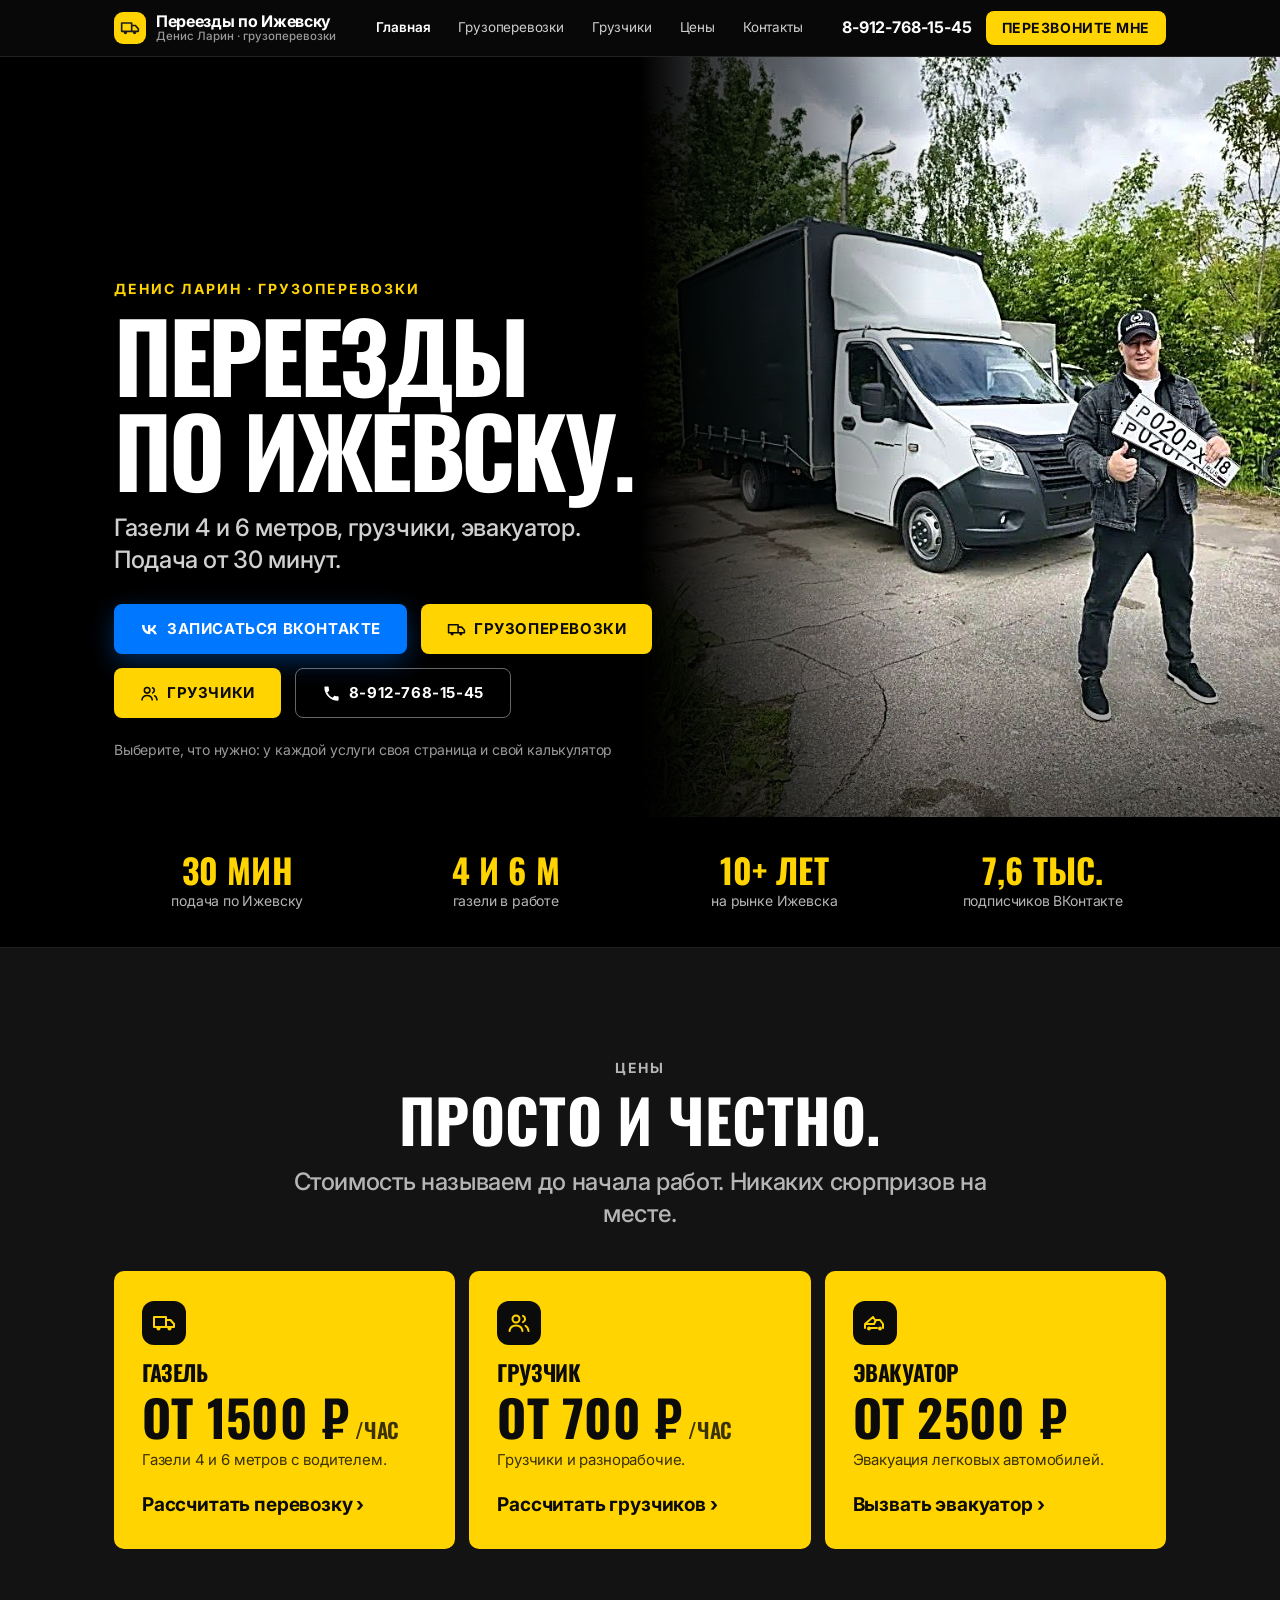
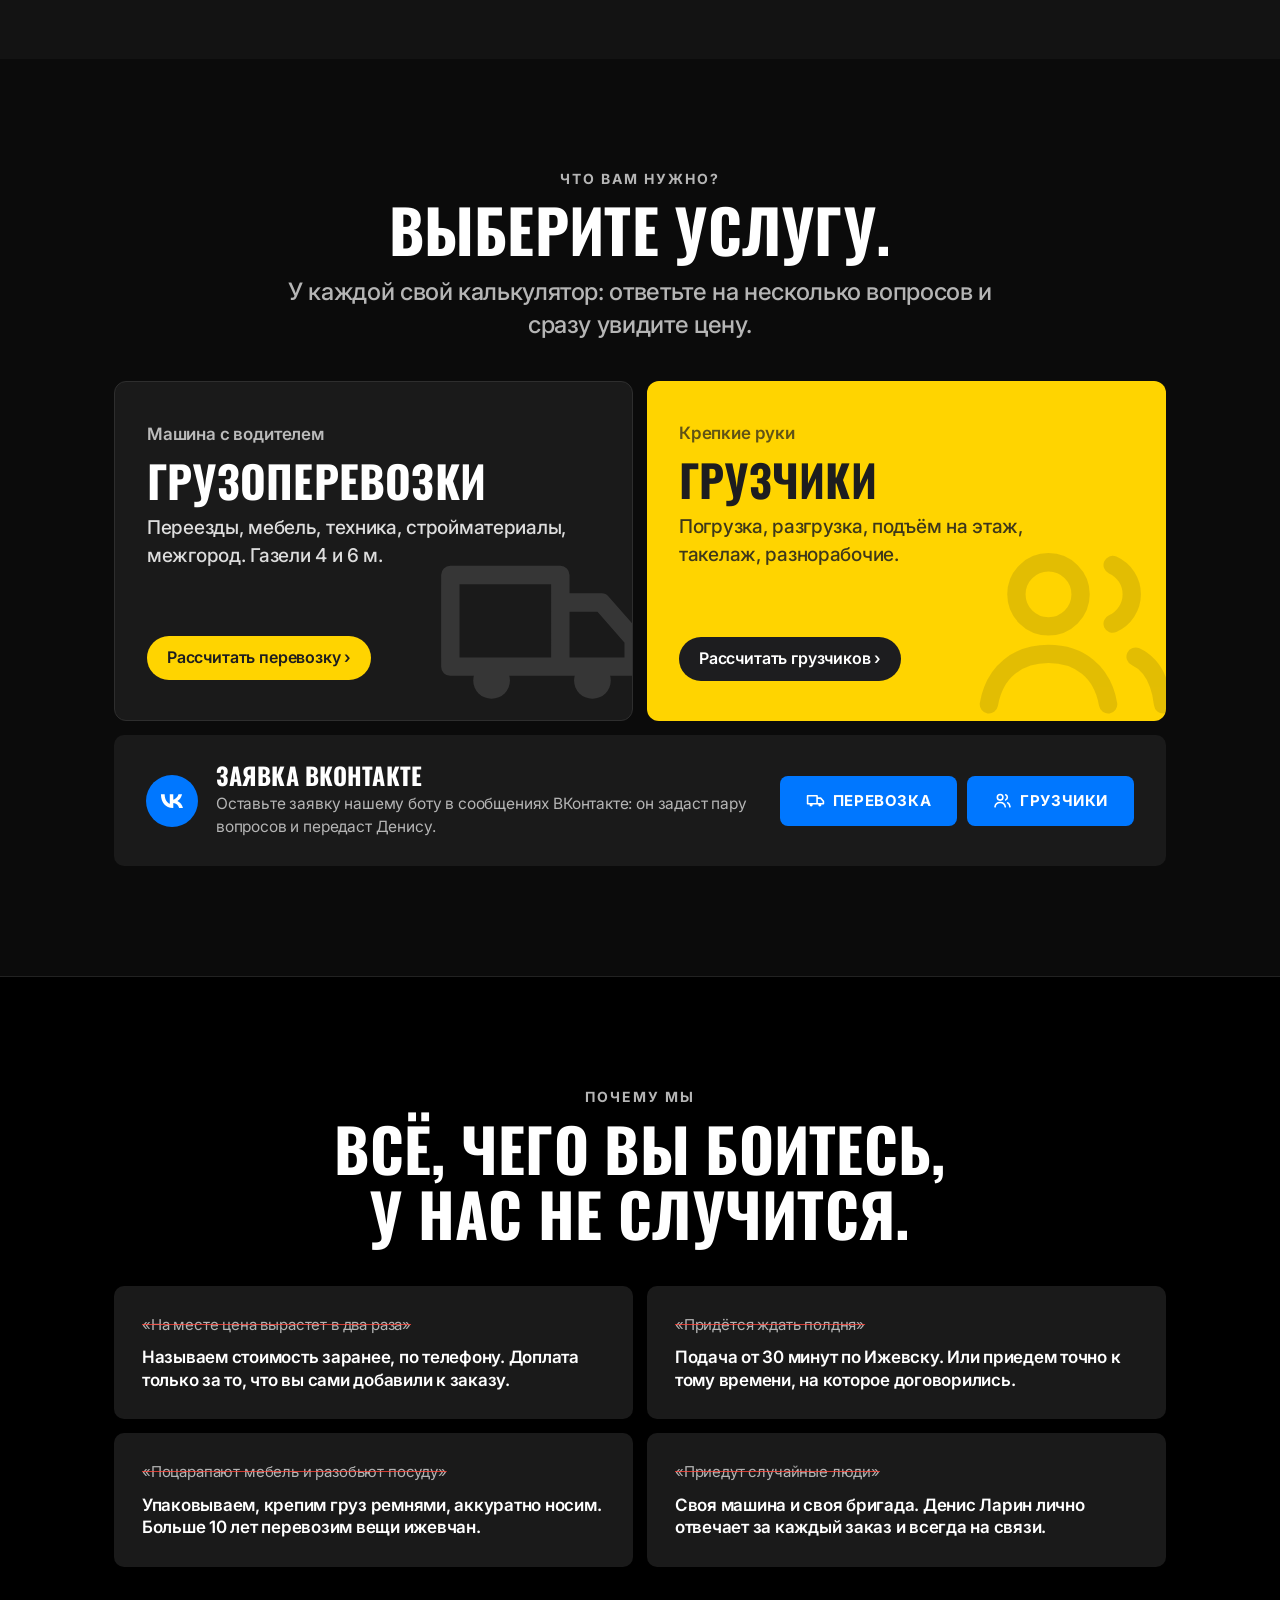
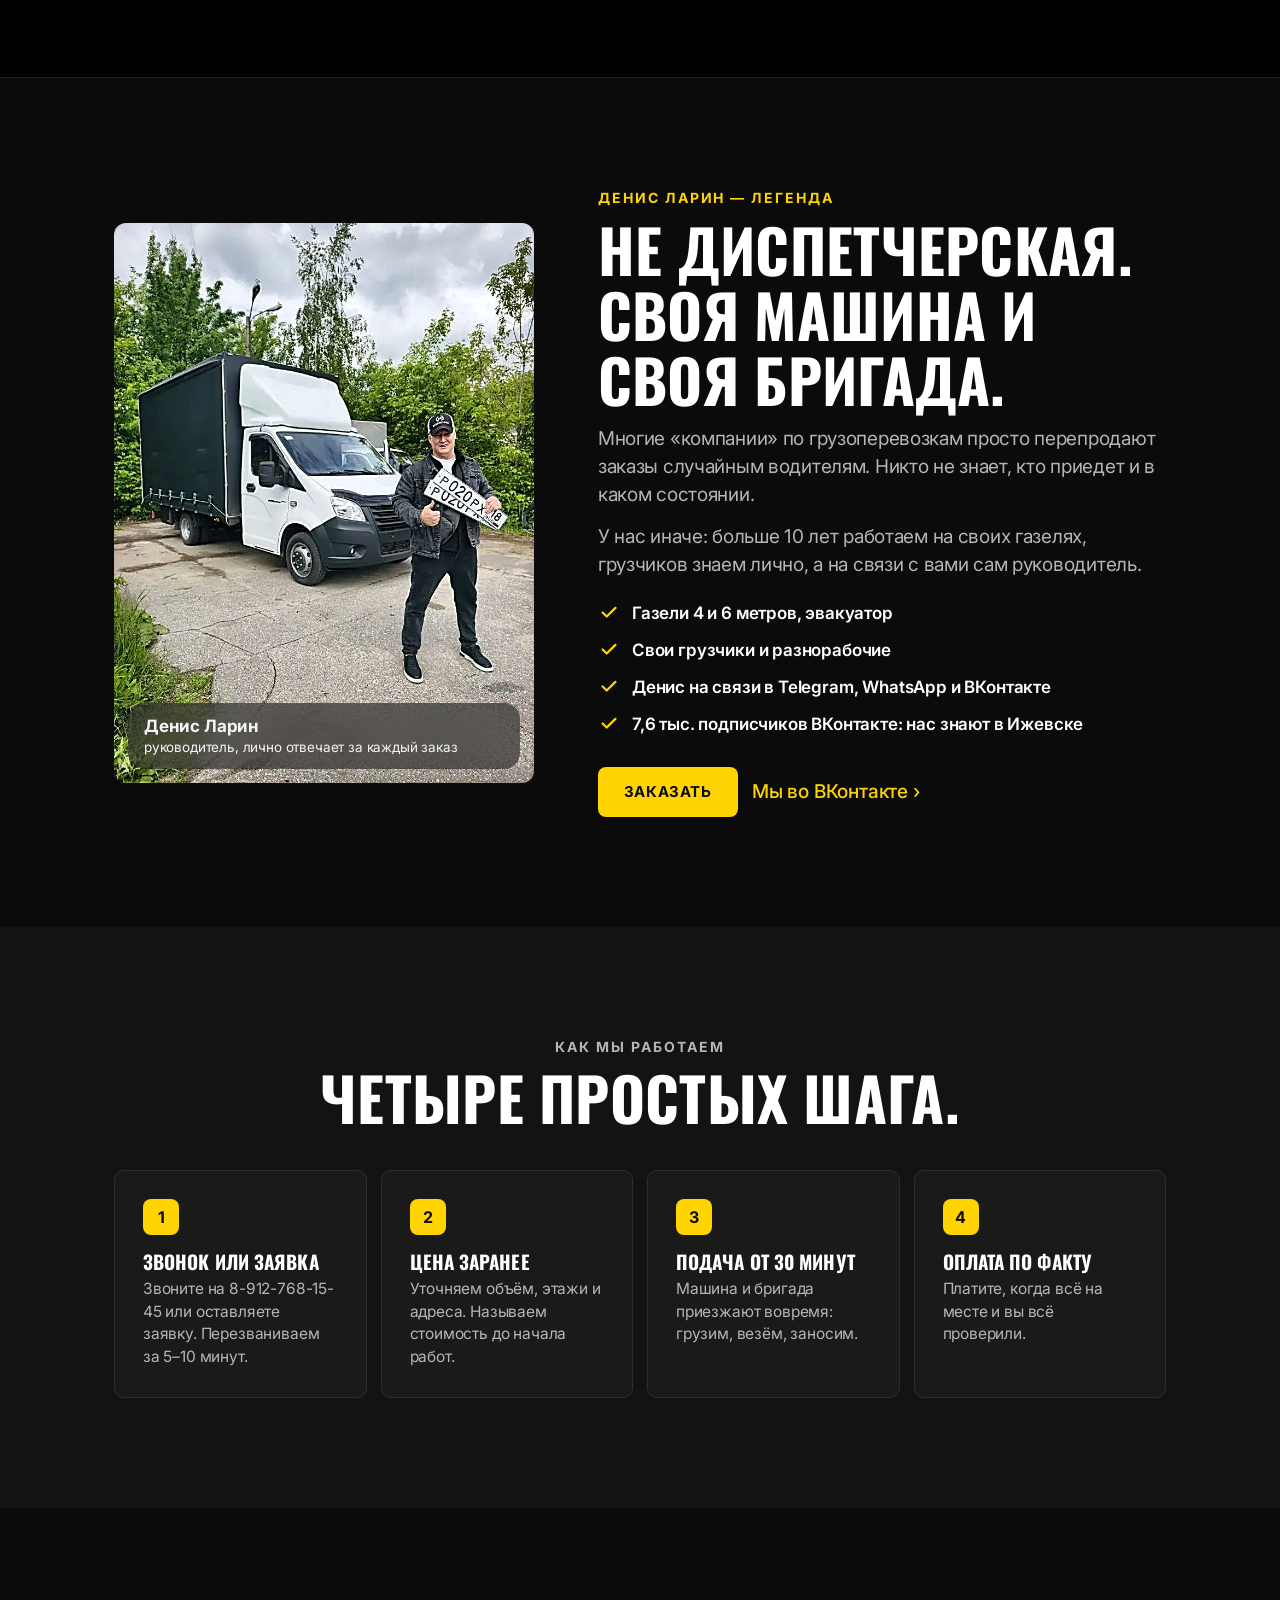
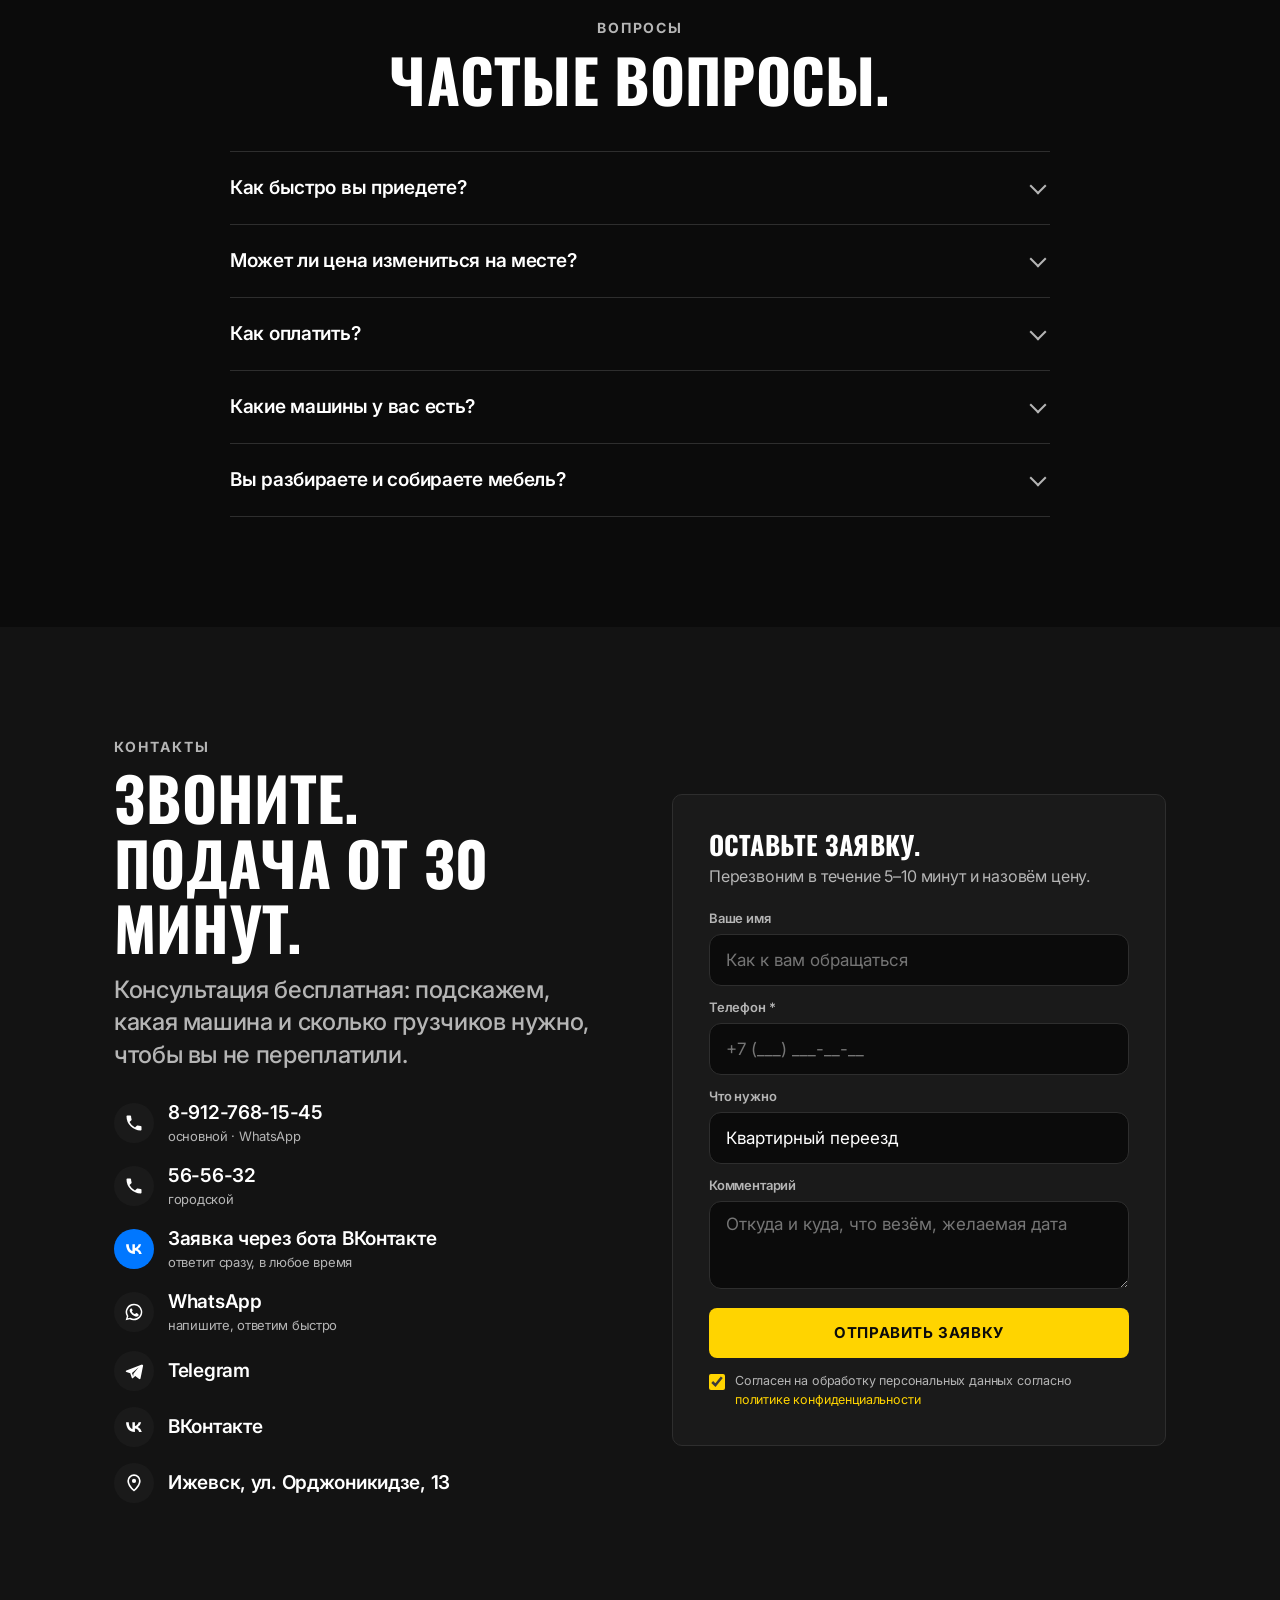
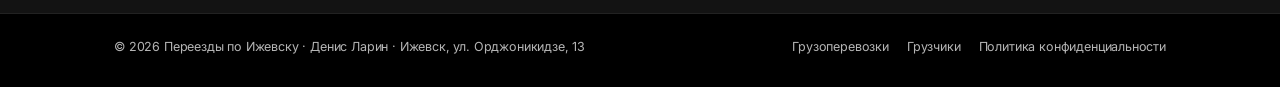
<file: gruzchiki/index.html>
<!DOCTYPE html>
<html lang="ru">
<head>
<meta charset="UTF-8">
<meta name="viewport" content="width=device-width, initial-scale=1, viewport-fit=cover">
<title>Переезды по Ижевску: газели, грузчики, эвакуатор · Денис Ларин</title>
<meta name="description" content="Грузоперевозки и грузчики в Ижевске. Газели 4 и 6 м от 1500 ₽/час, грузчики от 700 ₽/час, эвакуатор от 2500 ₽. Подача от 30 минут. Тел. 8-912-768-15-45.">
<meta name="theme-color" content="#FBFBFD" media="(prefers-color-scheme: light)">
<meta name="theme-color" content="#000000" media="(prefers-color-scheme: dark)">
<meta property="og:title" content="Переезды по Ижевску: газели, грузчики, эвакуатор · Денис Ларин">
<meta property="og:description" content="Грузоперевозки и грузчики в Ижевске. Газели 4 и 6 м от 1500 ₽/час, грузчики от 700 ₽/час, эвакуатор от 2500 ₽. Подача от 30 минут. Тел. 8-912-768-15-45.">
<meta property="og:type" content="website">
<meta property="og:image" content="img/gazel.jpg">
<link rel="icon" href="data:image/svg+xml,%3Csvg xmlns='http://www.w3.org/2000/svg' viewBox='0 0 32 32'%3E%3Crect width='32' height='32' rx='8' fill='%23FFCC00'/%3E%3Cpath d='M6 11h12v10H6zM18 14h5l3 4v3h-8z' fill='%231D1D1F'/%3E%3Ccircle cx='10' cy='22' r='2.5' fill='%23fff'/%3E%3Ccircle cx='22' cy='22' r='2.5' fill='%23fff'/%3E%3C/svg%3E">
<link rel="preconnect" href="https://fonts.googleapis.com">
<link rel="preconnect" href="https://fonts.gstatic.com" crossorigin>
<link href="https://fonts.googleapis.com/css2?family=Inter:wght@400;500;600;700&display=swap" rel="stylesheet">
<link rel="stylesheet" href="assets/style.css">
<link rel="stylesheet" id="theme-css" href="assets/themes/vizitka.css">
<script>/* предпросмотр оформления: ?theme=vizitka */try{var t=new URLSearchParams(location.search).get("theme")||sessionStorage.getItem("theme");if(t&&/^[a-z]+$/.test(t)){sessionStorage.setItem("theme",t);document.getElementById("theme-css").href="assets/themes/"+t+".css";}}catch(e){}</script>
</head>
<body data-page="Главная">
<svg width="0" height="0" style="position:absolute" aria-hidden="true">
  <symbol id="i-check" viewBox="0 0 24 24"><path fill="none" stroke="currentColor" stroke-width="2.4" stroke-linecap="round" stroke-linejoin="round" d="M5 12.5l4.5 4.5L19 7.5"/></symbol>
  <symbol id="i-x" viewBox="0 0 24 24"><path fill="none" stroke="currentColor" stroke-width="2.4" stroke-linecap="round" d="M6 6l12 12M18 6L6 18"/></symbol>
  <symbol id="i-phone" viewBox="0 0 24 24"><path fill="currentColor" d="M6.6 10.8a15.1 15.1 0 006.6 6.6l2.2-2.2c.3-.3.7-.4 1-.2 1.1.4 2.3.6 3.6.6.6 0 1 .4 1 1V20c0 .6-.4 1-1 1A17 17 0 013 4c0-.6.4-1 1-1h3.5c.6 0 1 .4 1 1 0 1.3.2 2.5.6 3.6.1.3 0 .7-.2 1l-2.3 2.2z"/></symbol>
  <symbol id="i-truck" viewBox="0 0 24 24"><path fill="none" stroke="currentColor" stroke-width="2" stroke-linejoin="round" d="M2 6h12v10H2zM14 9h4.5L22 13v3h-8z"/><circle cx="6.5" cy="17.5" r="2" fill="currentColor"/><circle cx="17.5" cy="17.5" r="2" fill="currentColor"/></symbol>
  <symbol id="i-box" viewBox="0 0 24 24"><path fill="none" stroke="currentColor" stroke-width="2" stroke-linejoin="round" d="M3 7.5L12 3l9 4.5v9L12 21l-9-4.5zM3 7.5l9 4.5 9-4.5M12 12v9"/></symbol>
  <symbol id="i-home" viewBox="0 0 24 24"><path fill="none" stroke="currentColor" stroke-width="2" stroke-linejoin="round" d="M3 11l9-7 9 7v9a1 1 0 01-1 1h-5v-6H9v6H4a1 1 0 01-1-1z"/></symbol>
  <symbol id="i-office" viewBox="0 0 24 24"><path fill="none" stroke="currentColor" stroke-width="2" stroke-linejoin="round" d="M4 21V4h11v17M15 9h5v12M2 21h20M8 8h3M8 12h3M8 16h3"/></symbol>
  <symbol id="i-people" viewBox="0 0 24 24"><circle cx="9" cy="8" r="3.5" fill="none" stroke="currentColor" stroke-width="2"/><path fill="none" stroke="currentColor" stroke-width="2" stroke-linecap="round" d="M2.5 20c.6-3.6 3.2-5.5 6.5-5.5s5.9 1.9 6.5 5.5M16 4.8a3.5 3.5 0 010 6.4M18.5 14.8c1.7.8 2.7 2.5 3 5.2"/></symbol>
  <symbol id="i-trash" viewBox="0 0 24 24"><path fill="none" stroke="currentColor" stroke-width="2" stroke-linecap="round" stroke-linejoin="round" d="M4 7h16M9 7V4h6v3M6 7l1 14h10l1-14M10 11v6M14 11v6"/></symbol>
  <symbol id="i-piano" viewBox="0 0 24 24"><path fill="none" stroke="currentColor" stroke-width="2" stroke-linejoin="round" d="M3 5h18v14H3zM3 13h18M8 13v6M13 13v6M18 13v6"/><path fill="currentColor" d="M6.5 13h3v3.5h-3zM16.5 13h3v3.5h-3z"/></symbol>
  <symbol id="i-shield" viewBox="0 0 24 24"><path fill="none" stroke="currentColor" stroke-width="2" stroke-linejoin="round" d="M12 3l8 3v6c0 4.5-3.4 8-8 9-4.6-1-8-4.5-8-9V6z"/><path fill="none" stroke="currentColor" stroke-width="2" stroke-linecap="round" stroke-linejoin="round" d="M8.5 12l2.5 2.5 4.5-5"/></symbol>
  <symbol id="i-clock" viewBox="0 0 24 24"><circle cx="12" cy="12" r="9" fill="none" stroke="currentColor" stroke-width="2"/><path fill="none" stroke="currentColor" stroke-width="2" stroke-linecap="round" d="M12 7v5l3 2"/></symbol>
  <symbol id="i-doc" viewBox="0 0 24 24"><path fill="none" stroke="currentColor" stroke-width="2" stroke-linejoin="round" d="M6 3h8l4 4v14H6zM14 3v4h4M9 12h6M9 16h6"/></symbol>
  <symbol id="i-ruble" viewBox="0 0 24 24"><path fill="none" stroke="currentColor" stroke-width="2" stroke-linecap="round" d="M8 21V4h5.5a4 4 0 010 8H6M6 16h9"/></symbol>
  <symbol id="i-tool" viewBox="0 0 24 24"><path fill="none" stroke="currentColor" stroke-width="2" stroke-linejoin="round" d="M14.5 6.5a4 4 0 015 5L11 20a2.1 2.1 0 01-3-3l8.5-8.5M14.5 6.5l3 3"/></symbol>
  <symbol id="i-gift" viewBox="0 0 24 24"><path fill="none" stroke="currentColor" stroke-width="2" stroke-linejoin="round" d="M3 9h18v4H3zM5 13h14v8H5zM12 9v12M12 9c-2-4-6-4-6-1.5S10 9 12 9zm0 0c2-4 6-4 6-1.5S14 9 12 9z"/></symbol>
  <symbol id="i-chat" viewBox="0 0 24 24"><path fill="none" stroke="currentColor" stroke-width="2" stroke-linejoin="round" d="M4 5h16v11H9l-5 4z"/></symbol>
  <symbol id="i-tg" viewBox="0 0 24 24"><path fill="currentColor" d="M21.5 4.3L2.9 11.5c-1 .4-1 1.5 0 1.8l4.6 1.4 1.8 5.4c.2.7 1.1.9 1.6.4l2.6-2.4 4.7 3.5c.6.4 1.4.1 1.6-.6l3.1-15.2c.2-.9-.6-1.6-1.4-1.3zM9.6 14.3l8-6.9-6.3 7.9-.3 2.9z"/></symbol>
  <symbol id="i-vk" viewBox="0 0 24 24"><path fill="currentColor" d="M12.8 18C6.4 18 2.7 13.6 2.5 6.3h3.2c.1 5.4 2.5 7.6 4.4 8.1V6.3h3v4.6c1.9-.2 3.8-2.3 4.5-4.6h3a8.9 8.9 0 01-4 5.8 9.3 9.3 0 014.8 5.9h-3.3a5.8 5.8 0 00-5-4.2V18z"/></symbol>
  <symbol id="i-pin" viewBox="0 0 24 24"><path fill="none" stroke="currentColor" stroke-width="2" stroke-linejoin="round" d="M12 21s-7-6.2-7-11.5a7 7 0 0114 0C19 14.8 12 21 12 21z"/><circle cx="12" cy="9.5" r="2.5" fill="currentColor"/></symbol>
  <symbol id="i-evac" viewBox="0 0 24 24"><path fill="none" stroke="currentColor" stroke-width="2" stroke-linejoin="round" stroke-linecap="round" d="M2 17V13h9l2-4h4l3 4v4M2 13l8-7M10 6l2 3M6 17h8"/><circle cx="6" cy="17.5" r="2" fill="currentColor"/><circle cx="17" cy="17.5" r="2" fill="currentColor"/></symbol>
  <symbol id="i-wa" viewBox="0 0 24 24"><path fill="currentColor" d="M12 2a10 10 0 00-8.6 15.1L2 22l5-1.3A10 10 0 1012 2zm0 18.2a8.2 8.2 0 01-4.2-1.2l-.3-.2-3 .8.8-2.9-.2-.3A8.2 8.2 0 1112 20.2zm4.5-6.1c-.2-.1-1.5-.7-1.7-.8s-.4-.1-.6.1-.7.8-.8 1-.3.2-.5.1a6.7 6.7 0 01-3.3-2.9c-.3-.4.3-.4.7-1.3.1-.2 0-.3 0-.4l-.8-1.8c-.2-.5-.4-.4-.6-.4h-.5a1 1 0 00-.7.3 3 3 0 00-.9 2.2 5.2 5.2 0 001.1 2.7 11.8 11.8 0 004.5 4c1.7.7 2.3.8 3.2.6a2.7 2.7 0 001.8-1.2 2.2 2.2 0 00.1-1.2c0-.1-.2-.2-.4-.3z"/></symbol>
</svg>
<header class="top">
  <div class="wrap top-in">
    <a class="logo" href="index.html" aria-label="На главную">
      <span class="logo-mark"><svg><use href="#i-truck"/></svg></span>
      <span><span data-cfg="brand">Переезды по Ижевску</span><small><span data-cfg="person">Денис Ларин</span> · грузоперевозки</small></span>
    </a>
    <nav class="top-nav" aria-label="Разделы">
      <a href="index.html" class="active" aria-current="page">Главная</a>
      <a href="perevozki.html">Грузоперевозки</a>
      <a href="gruzchiki.html">Грузчики</a>
      <a href="index.html#prices">Цены</a>
      <a href="#contacts">Контакты</a>
    </nav>
    <div class="top-phone">
      <a class="tel js-tel" href="tel:+79127681545" data-goal="phone_click"><span data-cfg="phone">8-912-768-15-45</span></a>
      <button class="btn btn-accent js-open" data-src="Шапка: перезвоните" type="button">Перезвоните мне</button>
    </div>
  </div>
</header>
<main id="top">
<section class="hero">
  <div class="wrap hero-in">
    <div class="hero-text">
      <span class="eyebrow y">Денис Ларин · грузоперевозки</span>
      <h1>Переезды<br>по Ижевску.</h1>
      <p class="lead-text">Газели 4 и 6 метров, грузчики, эвакуатор.<br>Подача от 30 минут.</p>
      <div class="cta-row">
      <a class="btn btn-vkb js-bot" data-bot="site" data-goal="messenger_click" href="https://vk.ru/denislarin30" target="_blank" rel="noopener"><svg><use href="#i-vk"/></svg> Записаться ВКонтакте</a>
      <a class="btn btn-accent" href="perevozki.html"><svg><use href="#i-truck"/></svg> Грузоперевозки</a>
      <a class="btn btn-accent" href="gruzchiki.html"><svg><use href="#i-people"/></svg> Грузчики</a>
        <a class="btn btn-ghost js-tel" href="tel:+79127681545" data-goal="phone_click"><svg><use href="#i-phone"/></svg> <span data-cfg="phone">8-912-768-15-45</span></a>
      </div>
      <p class="hero-note">Выберите, что нужно: у каждой услуги своя страница и свой калькулятор</p>
    </div>
    <div class="hero-photo"><img src="img/gazel.jpg" alt="Газель компании и Денис Ларин" width="768" height="1024" fetchpriority="high"></div>
  </div>
</section>
<div class="trust">
  <div class="wrap trust-grid">
    <div><b>30 мин</b><span>подача по Ижевску</span></div>
    <div><b>4 и 6 м</b><span>газели в работе</span></div>
    <div><b>10+ лет</b><span>на рынке Ижевска</span></div>
    <div><b>7,6 тыс.</b><span>подписчиков ВКонтакте</span></div>
  </div>
</div>
<section class="alt" id="prices">
  <div class="wrap center">
    <span class="eyebrow">Цены</span>
    <h2>Просто и честно.</h2>
    <p class="lead-text">Стоимость называем до начала работ. Никаких сюрпризов на месте.</p>
  </div>
  <div class="wrap">
    <div class="tiles">
      <div class="tile"><div class="svc-ico"><svg><use href="#i-truck"/></svg></div><h3>Газель</h3><div class="big">от 1500 ₽<small> /час</small></div><p>Газели 4 и 6 метров с водителем.</p><a class="more" href="perevozki.html">Рассчитать перевозку</a></div>
      <div class="tile"><div class="svc-ico"><svg><use href="#i-people"/></svg></div><h3>Грузчик</h3><div class="big">от 700 ₽<small> /час</small></div><p>Грузчики и разнорабочие.</p><a class="more" href="gruzchiki.html">Рассчитать грузчиков</a></div>
      <div class="tile"><div class="svc-ico"><svg><use href="#i-evac"/></svg></div><h3>Эвакуатор</h3><div class="big">от 2500 ₽</div><p>Эвакуация легковых автомобилей.</p><a class="more js-open" href="#" data-src="Эвакуатор">Вызвать эвакуатор</a></div>
    </div>
  </div>
</section>

<section id="dirs">
  <div class="wrap center">
    <span class="eyebrow">Что вам нужно?</span>
    <h2>Выберите услугу.</h2>
    <p class="lead-text">У каждой свой калькулятор: ответьте на несколько вопросов и сразу увидите цену.</p>
  </div>
  <div class="wrap">
    <div class="dirs">
      <a class="dir d1" href="perevozki.html#calc">
        <span class="k">Машина с водителем</span>
        <h3>Грузоперевозки</h3>
        <p>Переезды, мебель, техника, стройматериалы, межгород. Газели 4 и 6 м.</p>
        <span class="go">Рассчитать перевозку ›</span>
        <svg class="bgi"><use href="#i-truck"/></svg>
      </a>
      <a class="dir d2" href="gruzchiki.html#calc">
        <span class="k">Крепкие руки</span>
        <h3>Грузчики</h3>
        <p>Погрузка, разгрузка, подъём на этаж, такелаж, разнорабочие.</p>
        <span class="go">Рассчитать грузчиков ›</span>
        <svg class="bgi"><use href="#i-people"/></svg>
      </a>
    </div>
    <div class="tg-strip">
      <div class="tg-txt"><span class="tg-ico"><svg><use href="#i-vk"/></svg></span><div><h3>Заявка ВКонтакте</h3><p>Оставьте заявку нашему боту в сообщениях ВКонтакте: он задаст пару вопросов и передаст Денису.</p></div></div>
      <div class="cta-row">
        <a class="btn btn-vkb js-bot" data-bot="perevozki" data-goal="messenger_click" href="https://vk.ru/denislarin30" target="_blank" rel="noopener"><svg><use href="#i-truck"/></svg> Перевозка</a>
        <a class="btn btn-vkb js-bot" data-bot="gruzchiki" data-goal="messenger_click" href="https://vk.ru/denislarin30" target="_blank" rel="noopener"><svg><use href="#i-people"/></svg> Грузчики</a>
      </div>
    </div>
  </div>
</section>
<section class="dark-sec">
  <div class="wrap center">
    <span class="eyebrow">Почему мы</span>
    <h2>Всё, чего вы боитесь,<br>у нас не случится.</h2>
  </div>
  <div class="wrap">
    <div class="pains">
      <div class="pain"><div class="no">«На месте цена вырастет в два раза»</div><div class="yes">Называем стоимость заранее, по телефону. Доплата только за то, что вы сами добавили к заказу.</div></div>
      <div class="pain"><div class="no">«Придётся ждать полдня»</div><div class="yes">Подача от 30 минут по Ижевску. Или приедем точно к тому времени, на которое договорились.</div></div>
      <div class="pain"><div class="no">«Поцарапают мебель и разобьют посуду»</div><div class="yes">Упаковываем, крепим груз ремнями, аккуратно носим. Больше 10 лет перевозим вещи ижевчан.</div></div>
      <div class="pain"><div class="no">«Приедут случайные люди»</div><div class="yes">Своя машина и своя бригада. Денис Ларин лично отвечает за каждый заказ и всегда на связи.</div></div>
    </div>
  </div>
</section>
<section id="about">
  <div class="wrap about">
    <figure class="about-photo"><img src="img/gazel.jpg" alt="Денис Ларин у своей газели" width="768" height="1024" loading="lazy"><figcaption><b>Денис Ларин</b>руководитель, лично отвечает за каждый заказ</figcaption></figure>
    <div>
      <span class="eyebrow y">Денис Ларин — Легенда</span>
      <h2>Не диспетчерская.<br>Своя машина и своя бригада.</h2>
      <p>Многие «компании» по грузоперевозкам просто перепродают заказы случайным водителям. Никто не знает, кто приедет и в каком состоянии.</p>
      <p>У нас иначе: больше 10 лет работаем на своих газелях, грузчиков знаем лично, а на связи с вами сам руководитель.</p>
      <ul>
        <li><svg><use href="#i-check"/></svg> Газели 4 и 6 метров, эвакуатор</li>
        <li><svg><use href="#i-check"/></svg> Свои грузчики и разнорабочие</li>
        <li><svg><use href="#i-check"/></svg> Денис на связи в Telegram, WhatsApp и ВКонтакте</li>
        <li><svg><use href="#i-check"/></svg> 7,6 тыс. подписчиков ВКонтакте: нас знают в Ижевске</li>
      </ul>
      <div class="cta-row">
        <button class="btn btn-accent js-open" type="button" data-src="Кто мы: заказать">Заказать</button>
        <a class="more js-vk" href="https://vk.ru/denislarin30" target="_blank" rel="noopener" data-goal="messenger_click">Мы во ВКонтакте</a>
      </div>
    </div>
  </div>
</section>
<section class="alt">
  <div class="wrap center">
    <span class="eyebrow">Как мы работаем</span>
    <h2>Четыре простых шага.</h2>
  </div>
  <div class="wrap">
    <div class="steps">
      <div class="step"><h3>Звонок или заявка</h3><p>Звоните на 8-912-768-15-45 или оставляете заявку. Перезваниваем за 5–10 минут.</p></div>
      <div class="step"><h3>Цена заранее</h3><p>Уточняем объём, этажи и адреса. Называем стоимость до начала работ.</p></div>
      <div class="step"><h3>Подача от 30 минут</h3><p>Машина и бригада приезжают вовремя: грузим, везём, заносим.</p></div>
      <div class="step"><h3>Оплата по факту</h3><p>Платите, когда всё на месте и вы всё проверили.</p></div>
    </div>
  </div>
</section>
<section id="faq" class="">
  <div class="wrap center">
    <span class="eyebrow">Вопросы</span>
    <h2>Частые вопросы.</h2>
  </div>
  <div class="wrap">
    <div class="faq">
      <details><summary>Как быстро вы приедете?</summary><p>По Ижевску подача от 30 минут, если есть свободная машина или бригада. На выходные и конец месяца лучше бронировать заранее.</p></details>
      <details><summary>Может ли цена измениться на месте?</summary><p>Стоимость называем заранее. Меняется она только если вы сами добавите работу, например решите вывезти ещё и гараж.</p></details>
      <details><summary>Как оплатить?</summary><p>По факту, после выполнения работы. Наличными или переводом.</p></details>
      <details><summary>Какие машины у вас есть?</summary><p>Газели 4 и 6 метров, а также эвакуатор. Подберём машину под ваш объём, чтобы не переплачивать за пустой кузов.</p></details>
      <details><summary>Вы разбираете и собираете мебель?</summary><p>Да, у бригады есть инструмент: разберём шкафы и кровати, а на новом месте соберём.</p></details>
    </div>
  </div>
</section>
<section class="alt" id="contacts">
  <div class="wrap final-grid">
    <div>
      <span class="eyebrow">Контакты</span>
      <h2>Звоните.<br>Подача от 30 минут.</h2>
      <p class="lead-text">Консультация бесплатная: подскажем, какая машина и сколько грузчиков нужно, чтобы вы не переплатили.</p>
      <div class="contacts">
        <a class="js-tel" href="tel:+79127681545" data-goal="phone_click"><span class="ci"><svg><use href="#i-phone"/></svg></span><span><span data-cfg="phone">8-912-768-15-45</span><small>основной · WhatsApp</small></span></a>
        <a class="js-tel2" href="tel:+73412565632" data-goal="phone_click"><span class="ci"><svg><use href="#i-phone"/></svg></span><span><span data-cfg="phone2">56-56-32</span><small>городской</small></span></a>
        <a class="js-bot" data-bot="perevozki" href="https://vk.ru/denislarin30" data-goal="messenger_click" target="_blank" rel="noopener"><span class="ci" style="background:#0077FF;color:#fff"><svg><use href="#i-vk"/></svg></span><span>Заявка через бота ВКонтакте<small>ответит сразу, в любое время</small></span></a>
        <a class="js-wa" href="https://wa.me/79127681545" data-goal="messenger_click" target="_blank" rel="noopener"><span class="ci"><svg><use href="#i-wa"/></svg></span><span>WhatsApp<small>напишите, ответим быстро</small></span></a>
        <a class="js-tg" href="https://t.me/vladospa" data-goal="messenger_click" target="_blank" rel="noopener"><span class="ci"><svg><use href="#i-tg"/></svg></span><span>Telegram</span></a>
        <a class="js-vk" href="https://vk.ru/denislarin30" data-goal="messenger_click" target="_blank" rel="noopener"><span class="ci"><svg><use href="#i-vk"/></svg></span><span>ВКонтакте</span></a>
        <div><span class="ci"><svg><use href="#i-pin"/></svg></span><span><span data-cfg="address">Ижевск, ул. Орджоникидзе, 13</span></span></div>
      </div>
    </div>
    <form class="card js-lead" data-src="Контакты: форма" novalidate>
      <div class="form-body">
        <h3>Оставьте заявку.</h3>
        <p class="muted">Перезвоним в течение 5–10 минут и назовём цену.</p>
        <label class="field"><span>Ваше имя</span><input name="name" autocomplete="given-name" placeholder="Как к вам обращаться"></label>
        <label class="field"><span>Телефон *</span><input name="phone" type="tel" inputmode="tel" autocomplete="tel" placeholder="+7 (___) ___-__-__" required></label>
        <label class="field"><span>Что нужно</span><select name="service"><option selected>Квартирный переезд</option><option>Газель с водителем</option><option>Грузчики</option><option>Разнорабочие</option><option>Эвакуатор</option><option>Другое</option></select></label>
        <label class="field"><span>Комментарий</span><textarea name="comment" placeholder="Откуда и куда, что везём, желаемая дата"></textarea></label>
        <button class="btn btn-accent btn-block" type="submit">Отправить заявку</button>
        <label class="consent"><input type="checkbox" name="consent" checked required> <span>Согласен на обработку персональных данных согласно <a href="privacy.html" target="_blank">политике конфиденциальности</a></span></label>
        <div class="form-err" role="alert"></div>
      </div>
      <div class="form-ok" role="status">
        <svg><use href="#i-check"/></svg>
        <h3>Заявка у нас!</h3>
        <p class="muted">Перезвоним в течение 5–10 минут. Срочно? Звоните: <a class="js-tel" href="tel:+79127681545" data-goal="phone_click"><b data-cfg="phone">8-912-768-15-45</b></a></p>
      </div>
    </form>
  </div>
</section>
</main>

<footer>
  <div class="wrap">
    <div>© <span id="year"></span> <span data-cfg="brand">Переезды по Ижевску</span> · <span data-cfg="person">Денис Ларин</span> · <span data-cfg="address">Ижевск, ул. Орджоникидзе, 13</span> <span data-cfg="legal" data-optional></span></div>
    <nav><a href="perevozki.html">Грузоперевозки</a><a href="gruzchiki.html">Грузчики</a><a href="privacy.html">Политика конфиденциальности</a></nav>
  </div>
</footer>

<nav class="mbar" aria-label="Быстрая связь">
  <a class="m-call js-tel" href="tel:+79127681545" data-goal="phone_click"><svg><use href="#i-phone"/></svg> Звонок</a>
  <a class="m-msg js-wa" href="https://wa.me/79127681545" data-goal="messenger_click" target="_blank" rel="noopener"><svg><use href="#i-wa"/></svg> WhatsApp</a>
  <button class="m-lead js-open" data-src="Моб. панель: узнать цену" type="button">Узнать цену</button>
</nav>

<div class="modal" id="modal" role="dialog" aria-modal="true" aria-labelledby="modalTitle">
  <form class="card js-lead" data-src="Всплывающая форма" novalidate>
    <button class="modal-x" type="button" aria-label="Закрыть">×</button>
    <div class="form-body">
      <h3 id="modalTitle">Перезвоним за 5 минут.</h3>
      <p class="muted">Назовём цену и ответим на вопросы.</p>
      <label class="field"><span>Ваше имя</span><input name="name" autocomplete="given-name" placeholder="Как к вам обращаться"></label>
      <label class="field"><span>Телефон *</span><input name="phone" type="tel" inputmode="tel" autocomplete="tel" placeholder="+7 (___) ___-__-__" required></label>
      <button class="btn btn-accent btn-block" type="submit">Жду звонка</button>
      <label class="consent"><input type="checkbox" name="consent" checked required> <span>Согласен с <a href="privacy.html" target="_blank">политикой конфиденциальности</a></span></label>
      <div class="form-err" role="alert"></div>
    </div>
    <div class="form-ok" role="status">
      <svg><use href="#i-check"/></svg>
      <h3>Заявка принята!</h3>
      <p class="muted">Перезвоним в течение 5–10 минут.</p>
    </div>
  </form>
</div>

<script src="assets/config.js"></script>
<script src="assets/site.js"></script>
</body>
</html>
</file>
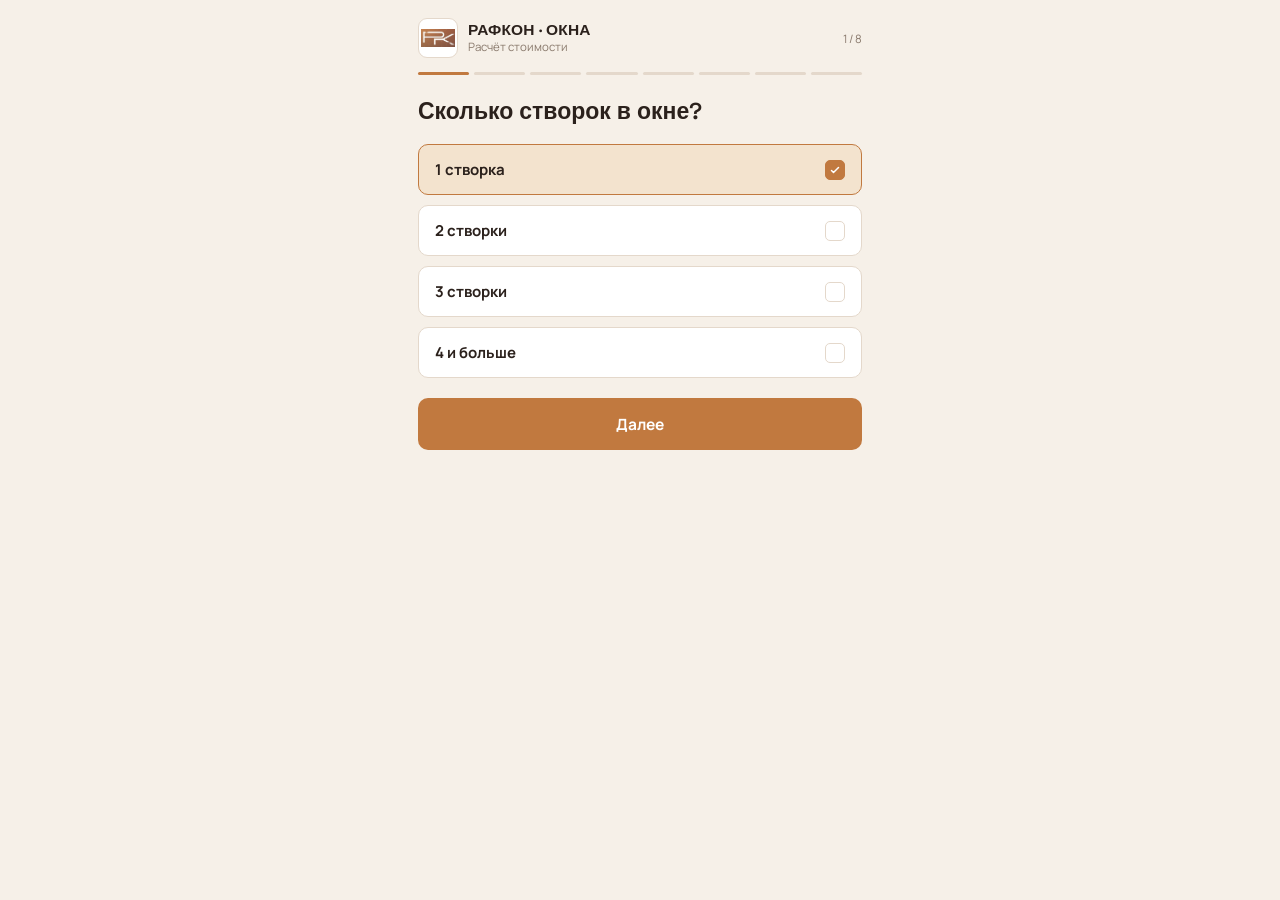
<file: window-calculator.html>
<!DOCTYPE html>
<html lang="ru">
<head>
<meta charset="UTF-8">
<meta name="viewport" content="width=device-width, initial-scale=1, viewport-fit=cover">
<title>РАФКОН · Расчёт окон</title>
<link rel="icon" href="data:,">
<link rel="preconnect" href="https://fonts.googleapis.com">
<link rel="preconnect" href="https://fonts.gstatic.com" crossorigin>
<link href="https://fonts.googleapis.com/css2?family=Manrope:wght@400;500;600;700;800&family=Space+Grotesk:wght@500;600;700&display=swap" rel="stylesheet">
<script src="https://telegram.org/js/telegram-web-app.js"></script>
<style>

  :root{
    --ink:#2B211C;
    --ink-soft:#8A7A6D;
    --line:#E4D8CB;
    --line-soft:#EFE6DB;
    --bg:#F6F0E8;
    --surface:#FFFFFF;
    --accent:#C1793F;
    --accent-ink:#6B3B14;
    --accent-soft:#F3E3CE;
    --danger:#C6492F;
    --radius:10px;
    font-family:'Manrope',system-ui,sans-serif;
    box-sizing:border-box;
    padding-top:env(safe-area-inset-top,0px);
    padding-bottom:env(safe-area-inset-bottom,0px);
  }
  @media (prefers-color-scheme: dark){
    :root:not([data-theme="light"]){
      --ink:#F1E7DC;
      --ink-soft:#C2AE9C;
      --line:#4B3B2E;
      --line-soft:#392C22;
      --bg:#1C1611;
      --surface:#251D17;
      --accent:#E0985A;
      --accent-ink:#FCE7CE;
      --accent-soft:#3A2A1C;
    }
  }
  :root[data-theme="dark"]{
    --ink:#F1E7DC; --ink-soft:#C2AE9C; --line:#4B3B2E; --line-soft:#392C22;
    --bg:#1C1611; --surface:#251D17; --accent:#E0985A; --accent-ink:#FCE7CE; --accent-soft:#3A2A1C;
  }
  html{scroll-padding-top:env(safe-area-inset-top,0px);}
  *{box-sizing:border-box;}
  body{
    margin:0;
    background:var(--bg);
    color:var(--ink);
    min-height:100%;
    -webkit-font-smoothing:antialiased;
  }
  .frame{
    max-width:480px;
    margin:0 auto;
    min-height:100vh;
    display:flex;
    flex-direction:column;
    padding:18px 18px calc(18px + env(safe-area-inset-bottom,0px));
  }

  /* header */
  .top{ padding-top:env(safe-area-inset-top,0px); }
  .brand{
    display:flex; align-items:center; justify-content:space-between;
    margin-bottom:14px;
  }
  .brand-left{ display:flex; align-items:center; gap:10px; }
  .brand-mark{
    width:40px; height:40px; border-radius:9px; background:var(--surface);
    border:1.5px solid var(--line); display:flex; align-items:center; justify-content:center;
    overflow:hidden; flex:0 0 auto;
  }
  .brand-mark img{ width:88%; height:88%; object-fit:contain; }
  .brand-name{
    font-family:'Space Grotesk',sans-serif;
    font-weight:600; font-size:15.5px; letter-spacing:0.01em; color:var(--ink); line-height:1.15;
  }
  .brand-sub{ font-size:11.5px; color:var(--ink-soft); }

  .ticks{ display:flex; gap:5px; margin-bottom:22px; }
  .tick{ flex:1; height:3px; border-radius:2px; background:var(--line); transition:background .25s; }
  .tick.done{ background:var(--accent); }

  .step-label{
    font-size:13px; color:var(--ink-soft); margin-bottom:4px;
  }
  h1.q{
    font-family:'Space Grotesk',sans-serif;
    font-weight:600;
    font-size:23px;
    line-height:1.28;
    margin:0 0 18px 0;
    color:var(--ink);
    max-width:26ch;
  }

  main{ flex:1; }

  /* option grid */
  .opts{ display:flex; flex-direction:column; gap:10px; }
  .opt{
    border:1.5px solid var(--line);
    border-radius:var(--radius);
    background:var(--surface);
    padding:14px 16px;
    display:flex; align-items:center; justify-content:space-between;
    cursor:pointer;
    text-align:left;
    transition:border-color .15s, background .15s;
    color:var(--ink);
    font-family:inherit;
  }
  .opt:active{ transform:scale(0.99); }
  .opt.selected{
    border-color:var(--accent);
    background:var(--accent-soft);
  }
  .opt-main{ display:flex; flex-direction:column; gap:2px; }
  .opt-title{ font-weight:700; font-size:15px; }
  .opt-desc{ font-size:12.5px; color:var(--ink-soft); }
  .opt-price{
    font-family:'Space Grotesk',sans-serif;
    font-size:13px; color:var(--ink-soft); white-space:nowrap; margin-left:12px;
  }
  .opt.selected .opt-price{ color:var(--accent-ink); }
  .check{
    width:20px; height:20px; border-radius:5px; border:1.5px solid var(--line);
    flex:0 0 auto; margin-left:10px;
    display:flex; align-items:center; justify-content:center;
    background:var(--surface);
  }
  .opt.selected .check{ background:var(--accent); border-color:var(--accent); }
  .check svg{ display:none; width:12px; height:12px; }
  .opt.selected .check svg{ display:block; }

  /* number/size inputs */
  .dims{ display:flex; gap:10px; }
  .field{ flex:1; }
  .field label{ display:block; font-size:12.5px; color:var(--ink-soft); margin-bottom:6px; }
  .field input{
    width:100%; padding:13px 12px; border-radius:var(--radius); border:1.5px solid var(--line);
    background:var(--surface); color:var(--ink); font-size:17px; font-family:'Space Grotesk',sans-serif;
    outline:none;
  }
  .field input:focus{ border-color:var(--accent); }
  .presets{ display:flex; flex-wrap:wrap; gap:8px; margin-top:12px; }
  .preset{
    border:1.5px solid var(--line-soft); background:var(--surface); color:var(--ink-soft);
    border-radius:20px; padding:7px 13px; font-size:12.5px; cursor:pointer; font-family:inherit;
  }
  .preset:active{ border-color:var(--accent); color:var(--accent-ink); }

  .stepper-row{ display:flex; align-items:center; gap:14px; justify-content:center; margin-top:6px; }
  .stepper-btn{
    width:44px; height:44px; border-radius:50%; border:1.5px solid var(--line); background:var(--surface);
    font-size:20px; color:var(--ink); display:flex; align-items:center; justify-content:center; cursor:pointer;
  }
  .stepper-val{ font-family:'Space Grotesk',sans-serif; font-size:26px; min-width:40px; text-align:center; }

  .hint{ font-size:12.5px; color:var(--ink-soft); margin-top:14px; line-height:1.5; }

  /* contact fields */
  .cfield{ margin-bottom:12px; }
  .cfield label{ display:block; font-size:12.5px; color:var(--ink-soft); margin-bottom:6px; }
  .cfield input{
    width:100%; padding:13px 12px; border-radius:var(--radius); border:1.5px solid var(--line);
    background:var(--surface); color:var(--ink); font-size:15px; font-family:inherit; outline:none;
  }
  .cfield input:focus{ border-color:var(--accent); }

  /* result */
  .result-card{
    background:var(--surface); border:1.5px solid var(--line); border-radius:14px;
    padding:20px; margin-bottom:16px;
  }
  .result-label{ font-size:12.5px; color:var(--ink-soft); margin-bottom:6px; }
  .result-price{
    font-family:'Space Grotesk',sans-serif; font-weight:700; font-size:34px; color:var(--accent-ink);
    letter-spacing:-0.01em;
  }
  .result-range{ font-size:12.5px; color:var(--ink-soft); margin-top:4px; }
  .breakdown{ margin-top:16px; border-top:1px solid var(--line-soft); padding-top:12px; }
  .brow{ display:flex; justify-content:space-between; font-size:13.5px; padding:5px 0; color:var(--ink-soft); }
  .brow b{ color:var(--ink); font-weight:600; }
  .brow.total{ border-top:1px solid var(--line-soft); margin-top:6px; padding-top:10px; font-size:14.5px; }
  .brow.total b{ font-family:'Space Grotesk',sans-serif; }

  /* nav buttons */
  .nav{ display:flex; gap:10px; margin-top:20px; }
  .btn{
    flex:1; padding:15px 18px; border-radius:var(--radius); border:none; font-size:15.5px; font-weight:700;
    cursor:pointer; font-family:inherit;
  }
  .btn-primary{ background:var(--accent); color:#fff; }
  .btn-primary:disabled{ background:var(--line); color:var(--ink-soft); cursor:not-allowed; }
  .btn-ghost{ background:transparent; border:1.5px solid var(--line); color:var(--ink); flex:0 0 auto; width:52px; }
  .btn-secondary{ background:var(--accent-soft); color:var(--accent-ink); }

  .toast{
    position:fixed; left:50%; bottom:24px; transform:translateX(-50%);
    background:var(--ink); color:var(--bg); padding:10px 16px; border-radius:20px; font-size:13px;
    opacity:0; pointer-events:none; transition:opacity .2s;
  }
  .toast.show{ opacity:1; }

  .sent-screen{ text-align:center; padding:40px 10px; }
  .sent-icon{ font-size:44px; margin-bottom:16px; }
  .sent-title{ font-family:'Space Grotesk',sans-serif; font-weight:600; font-size:20px; margin-bottom:8px; }
  .sent-sub{ font-size:14px; color:var(--ink-soft); line-height:1.5; }

</style>
</head>
<body>
<div class="frame">
  <div class="top">
    <div class="brand">
      <div class="brand-left">
        <div class="brand-mark"><img src="[data-uri]" alt="РАФКОН"></div>
        <div>
          <div class="brand-name">РАФКОН · ОКНА</div>
          <div class="brand-sub">Расчёт стоимости</div>
        </div>
      </div>
      <span class="brand-sub" id="stepCounter"></span>
    </div>
    <div class="ticks" id="ticks"></div>
  </div>
  <main id="main"></main>
</div>
<div class="toast" id="toast"></div>

<script>
(function(){

  /* ---------- price configuration — легко менять под свой прайс ---------- */
  var PRICING = {
    basePricePerM2: 5500,        // цена м² в базовой конфигурации (эконом-профиль, однокамерный стеклопакет)
    minArea: 1.0,                // минимальная площадь для расчёта окна, м²
    sashExtraPrice: 3000,        // доплата за каждую створку сверх первой
    profiles: [
      { id:'econom',   title:'Эконом',  desc:'3-камерный ПВХ-профиль', mult:1.00 },
      { id:'standard', title:'Стандарт', desc:'5-камерный ПВХ-профиль', mult:1.25 },
      { id:'premium',  title:'Премиум', desc:'7-камерный, энергосберегающий', mult:1.55 }
    ],
    glass: [
      { id:'single',  title:'Однокамерный', desc:'1 стекло + 1 камера', mult:1.00 },
      { id:'double',  title:'Двухкамерный', desc:'Стандарт для жилых помещений', mult:1.18 },
      { id:'doubleE', title:'Двухкамерный, энергосберегающий', desc:'С низкоэмиссионным напылением', mult:1.35 },
      { id:'triple',  title:'Трёхкамерный', desc:'Максимальная теплоизоляция', mult:1.55 }
    ],
    opening: [
      { id:'fixed',    title:'Глухое', desc:'Без открывания', mult:0.85 },
      { id:'turn',     title:'Поворотное', desc:'Открывается в одну сторону', mult:1.00 },
      { id:'turnTilt', title:'Поворотно-откidное', desc:'Открывание + режим проветривания', mult:1.15 }
    ],
    options: [
      { id:'mosquito', title:'Москитная сетка', desc:'На каждое окно', price:1300 },
      { id:'sill',     title:'Отлив', desc:'Наружный водоотлив', price:900 },
      { id:'windowsill', title:'Подоконник', desc:'Внутренний, стандартная глубина', price:1600 },
      { id:'install',  title:'Монтаж и демонтаж', desc:'Установка и вывоз старого окна', percent:0.15 }
    ]
  };
  // опечатка "откidное" — исправим программно ниже на всякий случай
  PRICING.opening[2].title = 'Поворотно-откидное';

  var state = {
    step: 0,
    sashCount: 1,
    opening: 'turnTilt',
    width: 1300,
    height: 1400,
    profile: 'standard',
    glass: 'double',
    options: [],
    qty: 1,
    name: '',
    phone: ''
  };

  var tg = (window.Telegram && window.Telegram.WebApp) ? window.Telegram.WebApp : null;
  if (tg) { try { tg.ready(); tg.expand(); } catch(e){} }

  function fmt(n){
    return Math.round(n).toString().replace(/\B(?=(\d{3})+(?!\d))/g, ' ');
  }

  function calc(){
    var areaRaw = (state.width/100) * (state.height/100);
    var area = Math.max(PRICING.minArea, areaRaw);
    var profile = PRICING.profiles.find(function(p){return p.id===state.profile;});
    var glass = PRICING.glass.find(function(g){return g.id===state.glass;});
    var opening = PRICING.opening.find(function(o){return o.id===state.opening;});

    var base = PRICING.basePricePerM2 * area * profile.mult * glass.mult * opening.mult;
    var extraSashes = Math.max(0, state.sashCount - 1) * PRICING.sashExtraPrice;
    var windowBase = base + extraSashes;

    var fixedOptions = 0, installCost = 0;
    var optionLines = [];
    state.options.forEach(function(id){
      var o = PRICING.options.find(function(x){return x.id===id;});
      if (!o) return;
      if (o.percent){
        installCost = windowBase * o.percent;
        optionLines.push({ title:o.title, price: installCost });
      } else {
        fixedOptions += o.price;
        optionLines.push({ title:o.title, price: o.price });
      }
    });

    var perWindow = windowBase + fixedOptions + installCost;
    var total = perWindow * state.qty;

    return {
      area: area, profile: profile, glass: glass, opening: opening,
      windowBase: windowBase, extraSashes: extraSashes, optionLines: optionLines,
      perWindow: perWindow, total: total
    };
  }

  /* ---------- steps ---------- */
  var STEPS = ['sash','opening','size','profile','glass','options','qty','contact','result'];

  function renderTicks(){
    var wrap = document.getElementById('ticks');
    wrap.innerHTML = '';
    var n = STEPS.length - 1; // не считаем result отдельным делением
    for (var i=0;i<n;i++){
      var d = document.createElement('div');
      d.className = 'tick' + (i <= state.step ? ' done' : '');
      wrap.appendChild(d);
    }
    document.getElementById('stepCounter').textContent = (state.step < n) ? (state.step+1) + ' / ' + n : '';
  }

  function optionCard(opts){
    // opts: {selected, title, desc, priceText, onClick, multi}
    var el = document.createElement('div');
    el.className = 'opt' + (opts.selected ? ' selected' : '');
    el.innerHTML =
      '<div class="opt-main"><div class="opt-title">'+opts.title+'</div>' +
      (opts.desc ? '<div class="opt-desc">'+opts.desc+'</div>' : '') + '</div>' +
      '<div style="display:flex;align-items:center;">' +
      (opts.priceText ? '<div class="opt-price">'+opts.priceText+'</div>' : '') +
      '<div class="check"><svg viewBox="0 0 24 24" fill="none"><path d="M5 13l4 4L19 7" stroke="white" stroke-width="3" stroke-linecap="round" stroke-linejoin="round"/></svg></div>' +
      '</div>';
    el.addEventListener('click', opts.onClick);
    return el;
  }

  function nav(main, opts){
    // opts: {backDisabled, nextLabel, nextDisabled, onNext}
    var row = document.createElement('div');
    row.className = 'nav';
    if (state.step > 0){
      var back = document.createElement('button');
      back.className = 'btn btn-ghost';
      back.textContent = '←';
      back.addEventListener('click', function(){ state.step--; render(); });
      row.appendChild(back);
    }
    var next = document.createElement('button');
    next.className = 'btn btn-primary';
    next.textContent = opts.nextLabel || 'Далее';
    next.disabled = !!opts.nextDisabled;
    next.addEventListener('click', opts.onNext);
    row.appendChild(next);
    main.appendChild(row);
  }

  function render(){
    renderTicks();
    var main = document.getElementById('main');
    main.innerHTML = '';
    var key = STEPS[state.step];

    if (key === 'sash'){
      var h = document.createElement('h1'); h.className='q';
      h.textContent = 'Сколько створок в окне?';
      main.appendChild(h);
      var grid = document.createElement('div'); grid.className='opts';
      [1,2,3,4].forEach(function(n){
        grid.appendChild(optionCard({
          selected: state.sashCount===n,
          title: n===4 ? '4 и больше' : n + (n===1?' створка':(n<5?' створки':' створок')),
          onClick: function(){ state.sashCount=n; render(); }
        }));
      });
      main.appendChild(grid);
      nav(main, { onNext: function(){ state.step++; render(); } });
    }

    else if (key === 'opening'){
      var h = document.createElement('h1'); h.className='q';
      h.textContent = 'Как окно открывается?';
      main.appendChild(h);
      var grid = document.createElement('div'); grid.className='opts';
      PRICING.opening.forEach(function(o){
        grid.appendChild(optionCard({
          selected: state.opening===o.id, title:o.title, desc:o.desc,
          onClick: function(){ state.opening=o.id; render(); }
        }));
      });
      main.appendChild(grid);
      nav(main, { onNext: function(){ state.step++; render(); } });
    }

    else if (key === 'size'){
      var h = document.createElement('h1'); h.className='q';
      h.textContent = 'Размеры окна';
      main.appendChild(h);
      var dims = document.createElement('div'); dims.className='dims';
      dims.innerHTML =
        '<div class="field"><label>Ширина, см</label><input type="number" id="wInput" value="'+state.width+'" min="30" max="500"></div>' +
        '<div class="field"><label>Высота, см</label><input type="number" id="hInput" value="'+state.height+'" min="30" max="500"></div>';
      main.appendChild(dims);
      var pres = document.createElement('div'); pres.className='presets';
      [['1300×1400 (стандарт)',1300,1400],['1500×1500 (кухня)',1500,1500],['2100×1400 (балкон)',2100,1400],['600×600 (туалет/ванная)',600,600]].forEach(function(p){
        var b = document.createElement('button'); b.className='preset'; b.textContent=p[0];
        b.addEventListener('click', function(){
          state.width=p[1]; state.height=p[2]; render();
        });
        pres.appendChild(b);
      });
      main.appendChild(pres);
      main.appendChild(Object.assign(document.createElement('div'), {className:'hint', textContent:'Не знаете точных размеров — укажите примерные, менеджер уточнит их при замере.'}));
      nav(main, { onNext: function(){
        state.width = Math.max(30, parseInt(document.getElementById('wInput').value)||state.width);
        state.height = Math.max(30, parseInt(document.getElementById('hInput').value)||state.height);
        state.step++; render();
      }});
    }

    else if (key === 'profile'){
      var h = document.createElement('h1'); h.className='q';
      h.textContent = 'Профиль ПВХ';
      main.appendChild(h);
      var grid = document.createElement('div'); grid.className='opts';
      PRICING.profiles.forEach(function(p){
        grid.appendChild(optionCard({
          selected: state.profile===p.id, title:p.title, desc:p.desc,
          onClick: function(){ state.profile=p.id; render(); }
        }));
      });
      main.appendChild(grid);
      nav(main, { onNext: function(){ state.step++; render(); } });
    }

    else if (key === 'glass'){
      var h = document.createElement('h1'); h.className='q';
      h.textContent = 'Стеклопакет';
      main.appendChild(h);
      var grid = document.createElement('div'); grid.className='opts';
      PRICING.glass.forEach(function(g){
        grid.appendChild(optionCard({
          selected: state.glass===g.id, title:g.title, desc:g.desc,
          onClick: function(){ state.glass=g.id; render(); }
        }));
      });
      main.appendChild(grid);
      nav(main, { onNext: function(){ state.step++; render(); } });
    }

    else if (key === 'options'){
      var h = document.createElement('h1'); h.className='q';
      h.textContent = 'Дополнительно';
      main.appendChild(h);
      var grid = document.createElement('div'); grid.className='opts';
      PRICING.options.forEach(function(o){
        var priceText = o.percent ? '+'+Math.round(o.percent*100)+'%' : '+'+fmt(o.price)+' ₽';
        grid.appendChild(optionCard({
          selected: state.options.indexOf(o.id)>=0, title:o.title, desc:o.desc, priceText:priceText,
          onClick: function(){
            var i = state.options.indexOf(o.id);
            if (i>=0) state.options.splice(i,1); else state.options.push(o.id);
            render();
          }
        }));
      });
      main.appendChild(grid);
      nav(main, { onNext: function(){ state.step++; render(); } });
    }

    else if (key === 'qty'){
      var h = document.createElement('h1'); h.className='q';
      h.textContent = 'Сколько таких окон нужно?';
      main.appendChild(h);
      var row = document.createElement('div'); row.className='stepper-row';
      var minus = document.createElement('button'); minus.className='stepper-btn'; minus.textContent='–';
      var val = document.createElement('div'); val.className='stepper-val'; val.textContent=state.qty;
      var plus = document.createElement('button'); plus.className='stepper-btn'; plus.textContent='+';
      minus.addEventListener('click', function(){ if(state.qty>1){state.qty--; val.textContent=state.qty;} });
      plus.addEventListener('click', function(){ if(state.qty<50){state.qty++; val.textContent=state.qty;} });
      row.appendChild(minus); row.appendChild(val); row.appendChild(plus);
      main.appendChild(row);
      main.appendChild(Object.assign(document.createElement('div'), {className:'hint', textContent:'Если окна отличаются размером или комплектацией — рассчитайте их по отдельности и сложите результаты.', style:'text-align:center'}));
      nav(main, { onNext: function(){ state.step++; render(); } });
    }

    else if (key === 'contact'){
      var h = document.createElement('h1'); h.className='q';
      h.textContent = 'Куда отправить расчёт?';
      main.appendChild(h);
      var f1 = document.createElement('div'); f1.className='cfield';
      f1.innerHTML = '<label>Имя</label><input type="text" id="nameInput" placeholder="Как к вам обращаться" value="'+state.name+'">';
      var f2 = document.createElement('div'); f2.className='cfield';
      f2.innerHTML = '<label>Телефон</label><input type="tel" id="phoneInput" placeholder="+7 ___ ___ __ __" value="'+state.phone+'">';
      main.appendChild(f1); main.appendChild(f2);
      main.appendChild(Object.assign(document.createElement('div'), {className:'hint', textContent:'Нужно, чтобы менеджер мог связаться и уточнить точный замер и сроки.'}));
      nav(main, { nextLabel:'Показать расчёт', onNext: function(){
        state.name = document.getElementById('nameInput').value.trim();
        state.phone = document.getElementById('phoneInput').value.trim();
        state.step++; render();
      }});
    }

    else if (key === 'result'){
      var r = calc();
      var h = document.createElement('h1'); h.className='q';
      h.textContent = 'Ваш предварительный расчёт';
      main.appendChild(h);

      var card = document.createElement('div'); card.className='result-card';
      var low = Math.round(r.total*0.92/100)*100;
      var high = Math.round(r.total*1.08/100)*100;
      card.innerHTML =
        '<div class="result-label">Итого за '+state.qty+' '+(state.qty===1?'окно':'окна(-он)')+'</div>' +
        '<div class="result-price">'+fmt(r.total)+' ₽</div>' +
        '<div class="result-range">Диапазон: '+fmt(low)+' – '+fmt(high)+' ₽ — точная цена после замера</div>' +
        '<div class="breakdown" id="bd"></div>';
      main.appendChild(card);

      var bd = card.querySelector('#bd');
      function brow(label, val){
        var d = document.createElement('div'); d.className='brow';
        d.innerHTML = '<span>'+label+'</span><b>'+val+'</b>';
        bd.appendChild(d);
      }
      brow('Площадь окна', r.area.toFixed(2)+' м²');
      brow('Профиль', r.profile.title);
      brow('Стеклопакет', r.glass.title);
      brow('Открывание', r.opening.title);
      brow('Окно (база)', fmt(r.windowBase)+' ₽');
      r.optionLines.forEach(function(o){ brow(o.title, '+'+fmt(o.price)+' ₽'); });
      var totalRow = document.createElement('div'); totalRow.className='brow total';
      totalRow.innerHTML = '<span>Цена за 1 окно</span><b>'+fmt(r.perWindow)+' ₽</b>';
      bd.appendChild(totalRow);

      var sendBtn = document.createElement('button');
      sendBtn.className = 'btn btn-primary'; sendBtn.style.width='100%'; sendBtn.style.marginBottom='10px';
      sendBtn.textContent = tg ? 'Отправить заявку менеджеру' : 'Отправить заявку';
      sendBtn.addEventListener('click', function(){ sendLead(r); });
      main.appendChild(sendBtn);

      var backBtn = document.createElement('button');
      backBtn.className = 'btn btn-ghost'; backBtn.style.width='100%'; backBtn.textContent='← Изменить параметры';
      backBtn.addEventListener('click', function(){ state.step = STEPS.indexOf('sash'); render(); });
      main.appendChild(backBtn);
    }
  }

  function showToast(msg){
    var t = document.getElementById('toast');
    t.textContent = msg; t.classList.add('show');
    setTimeout(function(){ t.classList.remove('show'); }, 2400);
  }

  function sendLead(r){
    var payload = {
      name: state.name, phone: state.phone,
      sashCount: state.sashCount, opening: r.opening.title,
      width: state.width, height: state.height,
      profile: r.profile.title, glass: r.glass.title,
      options: r.optionLines.map(function(o){return o.title;}),
      qty: state.qty, total: Math.round(r.total)
    };
    if (tg && typeof tg.sendData === 'function'){
      try{
        tg.sendData(JSON.stringify(payload));
        showSent();
        return;
      }catch(e){}
    }
    // fallback — работает вне Telegram (например, при просмотре ссылки в браузере)
    var text = 'Заявка на расчёт окна\\n' +
      'Имя: '+(state.name||'—')+'\\nТелефон: '+(state.phone||'—')+'\\n' +
      'Размер: '+state.width+'×'+state.height+' мм, створок: '+state.sashCount+'\\n' +
      'Профиль: '+r.profile.title+', стеклопакет: '+r.glass.title+'\\n' +
      'Количество: '+state.qty+'\\nИтого: '+fmt(r.total)+' ₽';
    if (navigator.clipboard){
      navigator.clipboard.writeText(text).then(function(){
        showToast('Расчёт скопирован — отправьте его нам в сообщении');
      }).catch(function(){ showToast('Не удалось скопировать автоматически'); });
    } else {
      showToast('Скопируйте расчёт вручную и отправьте нам');
    }
  }

  function showSent(){
    var main = document.getElementById('main');
    main.innerHTML = '';
    document.getElementById('ticks').innerHTML='';
    document.getElementById('stepCounter').textContent='';
    var wrap = document.createElement('div'); wrap.className='sent-screen';
    wrap.innerHTML =
      '<div class="sent-icon">🪟</div>' +
      '<div class="sent-title">Заявка отправлена</div>' +
      '<div class="sent-sub">Менеджер свяжется с вами по указанному телефону, чтобы уточнить детали и назначить замер.</div>';
    main.appendChild(wrap);
    setTimeout(function(){ if (tg) { try{ tg.close(); }catch(e){} } }, 1600);
  }

  render();
})();
</script>
</body>
</html>
</file>
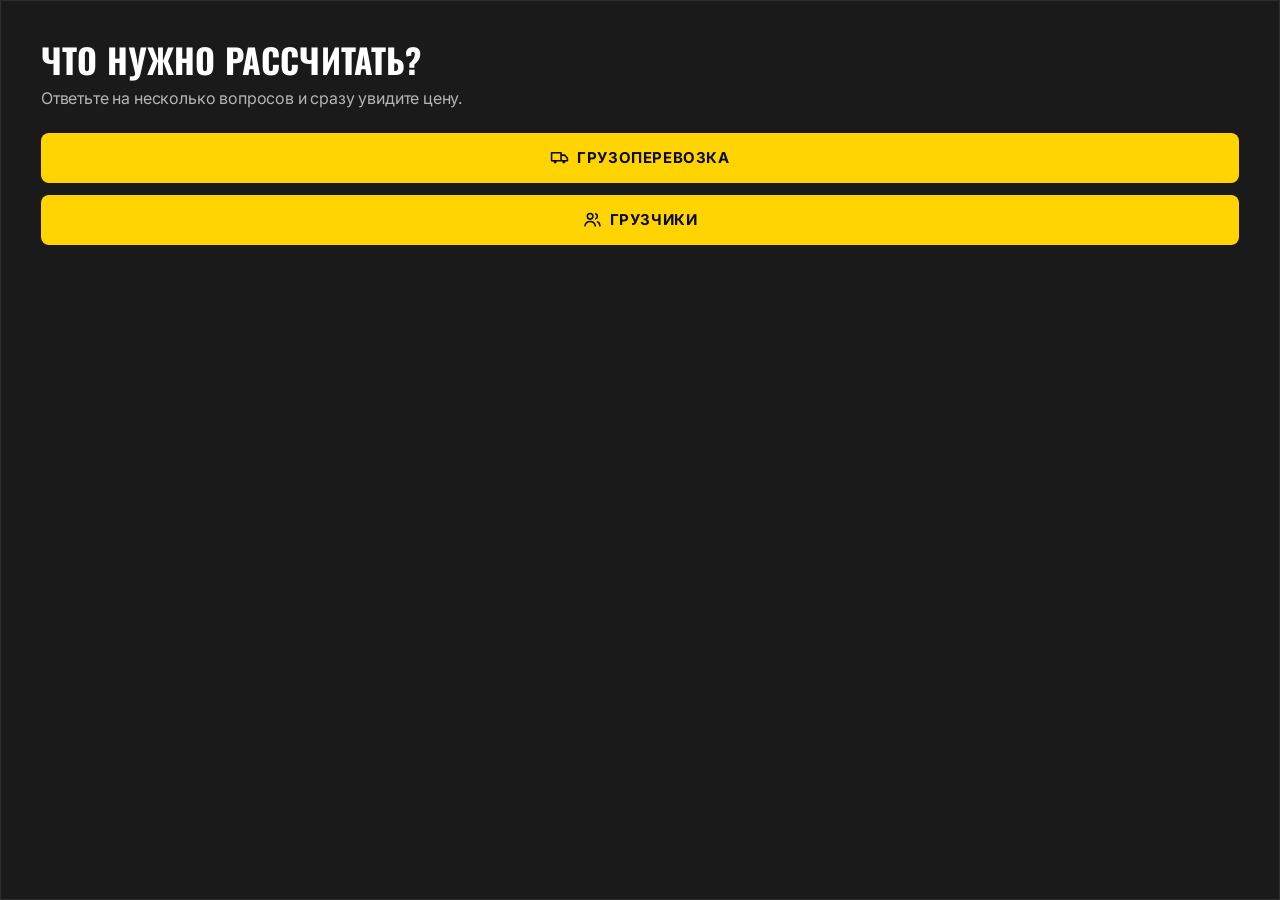
<file: gruzchiki/calc.html>
<!DOCTYPE html>
<html lang="ru">
<head>
<meta charset="UTF-8">
<meta name="viewport" content="width=device-width, initial-scale=1, viewport-fit=cover">
<title>Расчёт стоимости · Переезды по Ижевску</title>
<meta name="description" content="Калькулятор стоимости грузоперевозки и грузчиков.">
<meta name="theme-color" content="#FBFBFD" media="(prefers-color-scheme: light)">
<meta name="theme-color" content="#000000" media="(prefers-color-scheme: dark)">
<meta property="og:title" content="Расчёт стоимости · Переезды по Ижевску">
<meta property="og:description" content="Калькулятор стоимости грузоперевозки и грузчиков.">
<meta property="og:type" content="website">
<meta property="og:image" content="img/gazel.jpg">
<link rel="icon" href="data:image/svg+xml,%3Csvg xmlns='http://www.w3.org/2000/svg' viewBox='0 0 32 32'%3E%3Crect width='32' height='32' rx='8' fill='%23FFCC00'/%3E%3Cpath d='M6 11h12v10H6zM18 14h5l3 4v3h-8z' fill='%231D1D1F'/%3E%3Ccircle cx='10' cy='22' r='2.5' fill='%23fff'/%3E%3Ccircle cx='22' cy='22' r='2.5' fill='%23fff'/%3E%3C/svg%3E">
<link rel="preconnect" href="https://fonts.googleapis.com">
<link rel="preconnect" href="https://fonts.gstatic.com" crossorigin>
<link href="https://fonts.googleapis.com/css2?family=Inter:wght@400;500;600;700&display=swap" rel="stylesheet">
<link rel="stylesheet" href="assets/style.css">
<link rel="stylesheet" id="theme-css" href="assets/themes/vizitka.css">
<script>/* предпросмотр оформления: ?theme=vizitka */try{var t=new URLSearchParams(location.search).get("theme")||sessionStorage.getItem("theme");if(t&&/^[a-z]+$/.test(t)){sessionStorage.setItem("theme",t);document.getElementById("theme-css").href="assets/themes/"+t+".css";}}catch(e){}</script>
<script src="https://telegram.org/js/telegram-web-app.js"></script>
<meta name="robots" content="noindex">
</head>
<body class="miniapp" data-page="Telegram">
<svg width="0" height="0" style="position:absolute" aria-hidden="true">
  <symbol id="i-check" viewBox="0 0 24 24"><path fill="none" stroke="currentColor" stroke-width="2.4" stroke-linecap="round" stroke-linejoin="round" d="M5 12.5l4.5 4.5L19 7.5"/></symbol>
  <symbol id="i-x" viewBox="0 0 24 24"><path fill="none" stroke="currentColor" stroke-width="2.4" stroke-linecap="round" d="M6 6l12 12M18 6L6 18"/></symbol>
  <symbol id="i-phone" viewBox="0 0 24 24"><path fill="currentColor" d="M6.6 10.8a15.1 15.1 0 006.6 6.6l2.2-2.2c.3-.3.7-.4 1-.2 1.1.4 2.3.6 3.6.6.6 0 1 .4 1 1V20c0 .6-.4 1-1 1A17 17 0 013 4c0-.6.4-1 1-1h3.5c.6 0 1 .4 1 1 0 1.3.2 2.5.6 3.6.1.3 0 .7-.2 1l-2.3 2.2z"/></symbol>
  <symbol id="i-truck" viewBox="0 0 24 24"><path fill="none" stroke="currentColor" stroke-width="2" stroke-linejoin="round" d="M2 6h12v10H2zM14 9h4.5L22 13v3h-8z"/><circle cx="6.5" cy="17.5" r="2" fill="currentColor"/><circle cx="17.5" cy="17.5" r="2" fill="currentColor"/></symbol>
  <symbol id="i-box" viewBox="0 0 24 24"><path fill="none" stroke="currentColor" stroke-width="2" stroke-linejoin="round" d="M3 7.5L12 3l9 4.5v9L12 21l-9-4.5zM3 7.5l9 4.5 9-4.5M12 12v9"/></symbol>
  <symbol id="i-home" viewBox="0 0 24 24"><path fill="none" stroke="currentColor" stroke-width="2" stroke-linejoin="round" d="M3 11l9-7 9 7v9a1 1 0 01-1 1h-5v-6H9v6H4a1 1 0 01-1-1z"/></symbol>
  <symbol id="i-office" viewBox="0 0 24 24"><path fill="none" stroke="currentColor" stroke-width="2" stroke-linejoin="round" d="M4 21V4h11v17M15 9h5v12M2 21h20M8 8h3M8 12h3M8 16h3"/></symbol>
  <symbol id="i-people" viewBox="0 0 24 24"><circle cx="9" cy="8" r="3.5" fill="none" stroke="currentColor" stroke-width="2"/><path fill="none" stroke="currentColor" stroke-width="2" stroke-linecap="round" d="M2.5 20c.6-3.6 3.2-5.5 6.5-5.5s5.9 1.9 6.5 5.5M16 4.8a3.5 3.5 0 010 6.4M18.5 14.8c1.7.8 2.7 2.5 3 5.2"/></symbol>
  <symbol id="i-trash" viewBox="0 0 24 24"><path fill="none" stroke="currentColor" stroke-width="2" stroke-linecap="round" stroke-linejoin="round" d="M4 7h16M9 7V4h6v3M6 7l1 14h10l1-14M10 11v6M14 11v6"/></symbol>
  <symbol id="i-piano" viewBox="0 0 24 24"><path fill="none" stroke="currentColor" stroke-width="2" stroke-linejoin="round" d="M3 5h18v14H3zM3 13h18M8 13v6M13 13v6M18 13v6"/><path fill="currentColor" d="M6.5 13h3v3.5h-3zM16.5 13h3v3.5h-3z"/></symbol>
  <symbol id="i-shield" viewBox="0 0 24 24"><path fill="none" stroke="currentColor" stroke-width="2" stroke-linejoin="round" d="M12 3l8 3v6c0 4.5-3.4 8-8 9-4.6-1-8-4.5-8-9V6z"/><path fill="none" stroke="currentColor" stroke-width="2" stroke-linecap="round" stroke-linejoin="round" d="M8.5 12l2.5 2.5 4.5-5"/></symbol>
  <symbol id="i-clock" viewBox="0 0 24 24"><circle cx="12" cy="12" r="9" fill="none" stroke="currentColor" stroke-width="2"/><path fill="none" stroke="currentColor" stroke-width="2" stroke-linecap="round" d="M12 7v5l3 2"/></symbol>
  <symbol id="i-doc" viewBox="0 0 24 24"><path fill="none" stroke="currentColor" stroke-width="2" stroke-linejoin="round" d="M6 3h8l4 4v14H6zM14 3v4h4M9 12h6M9 16h6"/></symbol>
  <symbol id="i-ruble" viewBox="0 0 24 24"><path fill="none" stroke="currentColor" stroke-width="2" stroke-linecap="round" d="M8 21V4h5.5a4 4 0 010 8H6M6 16h9"/></symbol>
  <symbol id="i-tool" viewBox="0 0 24 24"><path fill="none" stroke="currentColor" stroke-width="2" stroke-linejoin="round" d="M14.5 6.5a4 4 0 015 5L11 20a2.1 2.1 0 01-3-3l8.5-8.5M14.5 6.5l3 3"/></symbol>
  <symbol id="i-gift" viewBox="0 0 24 24"><path fill="none" stroke="currentColor" stroke-width="2" stroke-linejoin="round" d="M3 9h18v4H3zM5 13h14v8H5zM12 9v12M12 9c-2-4-6-4-6-1.5S10 9 12 9zm0 0c2-4 6-4 6-1.5S14 9 12 9z"/></symbol>
  <symbol id="i-chat" viewBox="0 0 24 24"><path fill="none" stroke="currentColor" stroke-width="2" stroke-linejoin="round" d="M4 5h16v11H9l-5 4z"/></symbol>
  <symbol id="i-tg" viewBox="0 0 24 24"><path fill="currentColor" d="M21.5 4.3L2.9 11.5c-1 .4-1 1.5 0 1.8l4.6 1.4 1.8 5.4c.2.7 1.1.9 1.6.4l2.6-2.4 4.7 3.5c.6.4 1.4.1 1.6-.6l3.1-15.2c.2-.9-.6-1.6-1.4-1.3zM9.6 14.3l8-6.9-6.3 7.9-.3 2.9z"/></symbol>
  <symbol id="i-vk" viewBox="0 0 24 24"><path fill="currentColor" d="M12.8 18C6.4 18 2.7 13.6 2.5 6.3h3.2c.1 5.4 2.5 7.6 4.4 8.1V6.3h3v4.6c1.9-.2 3.8-2.3 4.5-4.6h3a8.9 8.9 0 01-4 5.8 9.3 9.3 0 014.8 5.9h-3.3a5.8 5.8 0 00-5-4.2V18z"/></symbol>
  <symbol id="i-pin" viewBox="0 0 24 24"><path fill="none" stroke="currentColor" stroke-width="2" stroke-linejoin="round" d="M12 21s-7-6.2-7-11.5a7 7 0 0114 0C19 14.8 12 21 12 21z"/><circle cx="12" cy="9.5" r="2.5" fill="currentColor"/></symbol>
  <symbol id="i-evac" viewBox="0 0 24 24"><path fill="none" stroke="currentColor" stroke-width="2" stroke-linejoin="round" stroke-linecap="round" d="M2 17V13h9l2-4h4l3 4v4M2 13l8-7M10 6l2 3M6 17h8"/><circle cx="6" cy="17.5" r="2" fill="currentColor"/><circle cx="17" cy="17.5" r="2" fill="currentColor"/></symbol>
  <symbol id="i-wa" viewBox="0 0 24 24"><path fill="currentColor" d="M12 2a10 10 0 00-8.6 15.1L2 22l5-1.3A10 10 0 1012 2zm0 18.2a8.2 8.2 0 01-4.2-1.2l-.3-.2-3 .8.8-2.9-.2-.3A8.2 8.2 0 1112 20.2zm4.5-6.1c-.2-.1-1.5-.7-1.7-.8s-.4-.1-.6.1-.7.8-.8 1-.3.2-.5.1a6.7 6.7 0 01-3.3-2.9c-.3-.4.3-.4.7-1.3.1-.2 0-.3 0-.4l-.8-1.8c-.2-.5-.4-.4-.6-.4h-.5a1 1 0 00-.7.3 3 3 0 00-.9 2.2 5.2 5.2 0 001.1 2.7 11.8 11.8 0 004.5 4c1.7.7 2.3.8 3.2.6a2.7 2.7 0 001.8-1.2 2.2 2.2 0 00.1-1.2c0-.1-.2-.2-.4-.3z"/></symbol>
</svg>
<main>
  <div class="wiz" id="wiz" aria-live="polite"></div>
</main>
<script>
  // Какой калькулятор открыть: calc.html?type=gruzchiki, ссылка t.me/<бот>?startapp=gruzchiki,
  // а если не указано — даём выбрать.
  (function(){
    var tg = window.Telegram && Telegram.WebApp;
    var t = new URLSearchParams(location.search).get("type") || (tg && tg.initDataUnsafe && tg.initDataUnsafe.start_param) || "";
    var el = document.getElementById("wiz");
    if (t === "gruzchiki" || t === "perevozki") { el.dataset.wizard = t; return; }
    el.innerHTML = '<h3 class="wiz-q">Что нужно рассчитать?</h3><p class="wiz-hint">Ответьте на несколько вопросов и сразу увидите цену.</p>' +
      '<div class="mini-choose"><a class="btn btn-accent btn-block" href="?type=perevozki"><svg><use href="#i-truck"/></svg> Грузоперевозка</a>' +
      '<a class="btn btn-accent btn-block" href="?type=gruzchiki"><svg><use href="#i-people"/></svg> Грузчики</a></div>';
  })();
</script>
<script src="assets/config.js"></script>
<script src="assets/site.js"></script>
<script src="assets/wizard.js"></script>
</body>
</html>
</file>
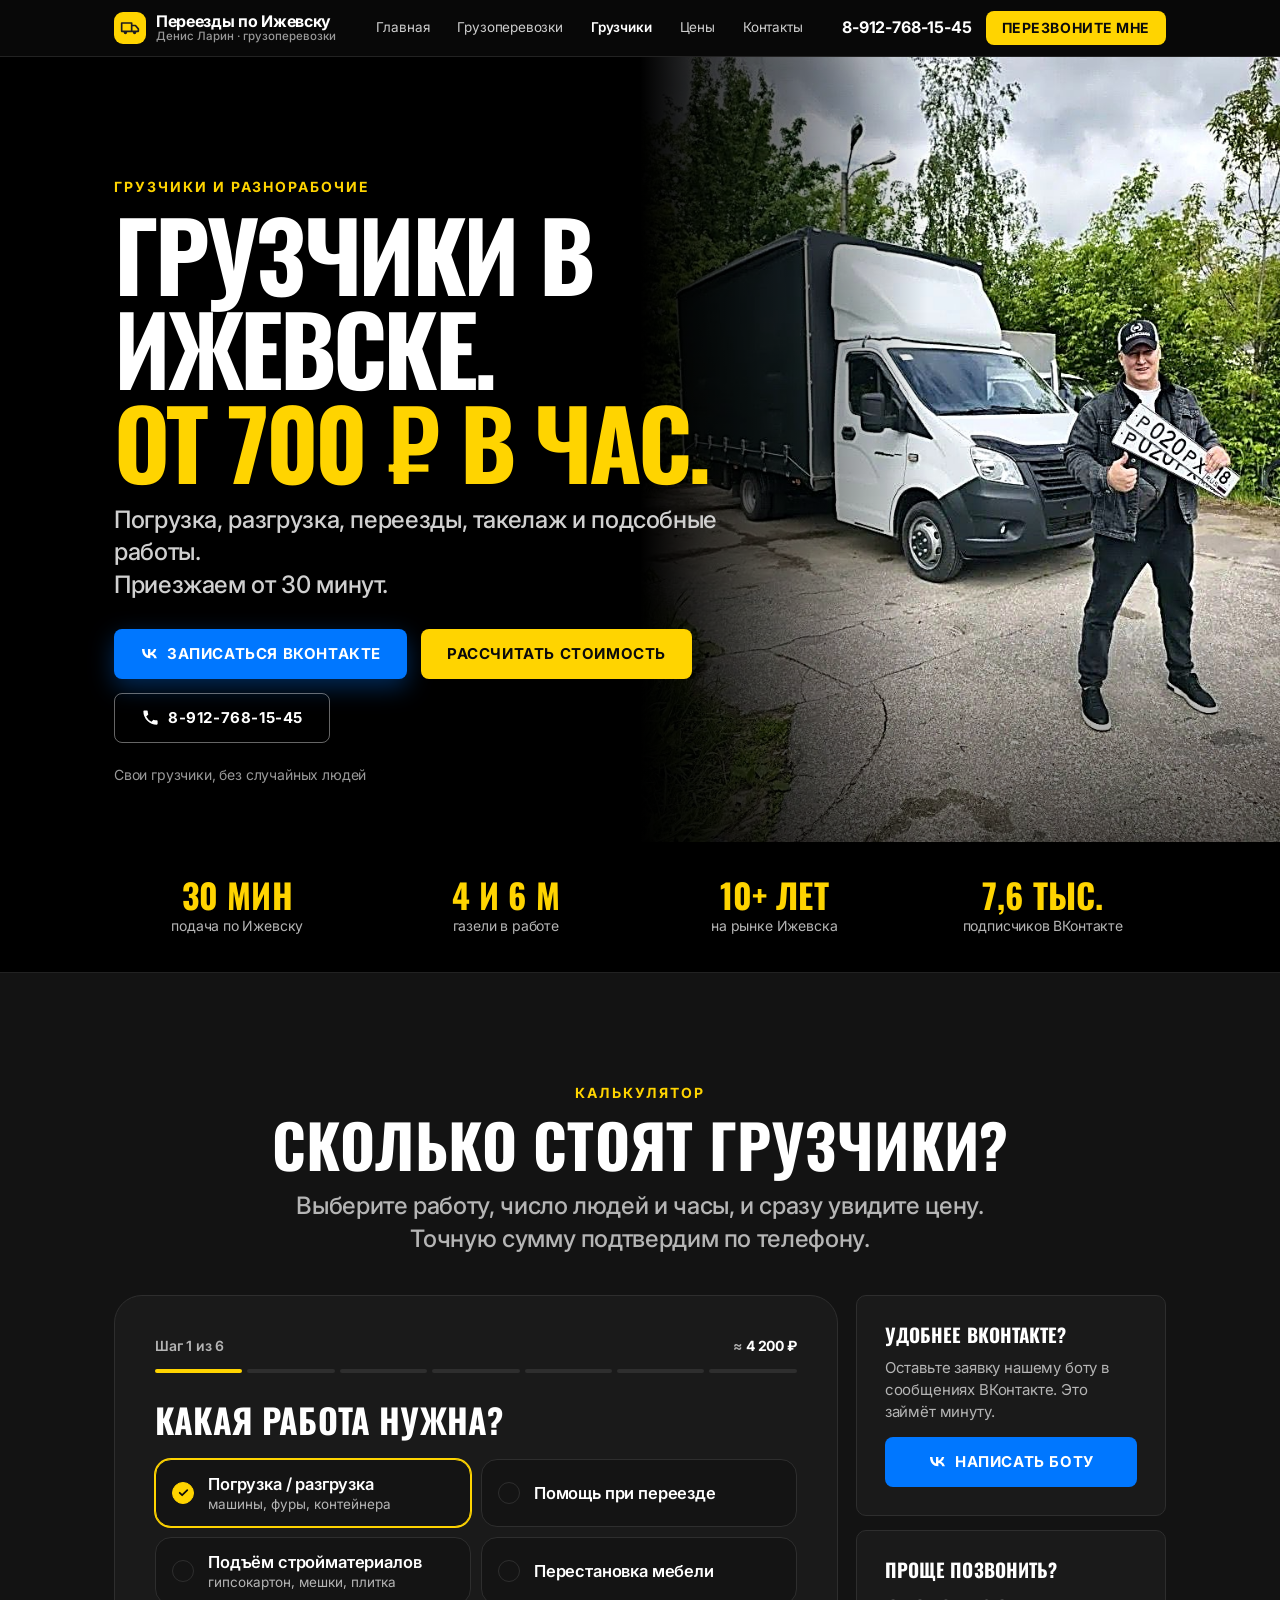
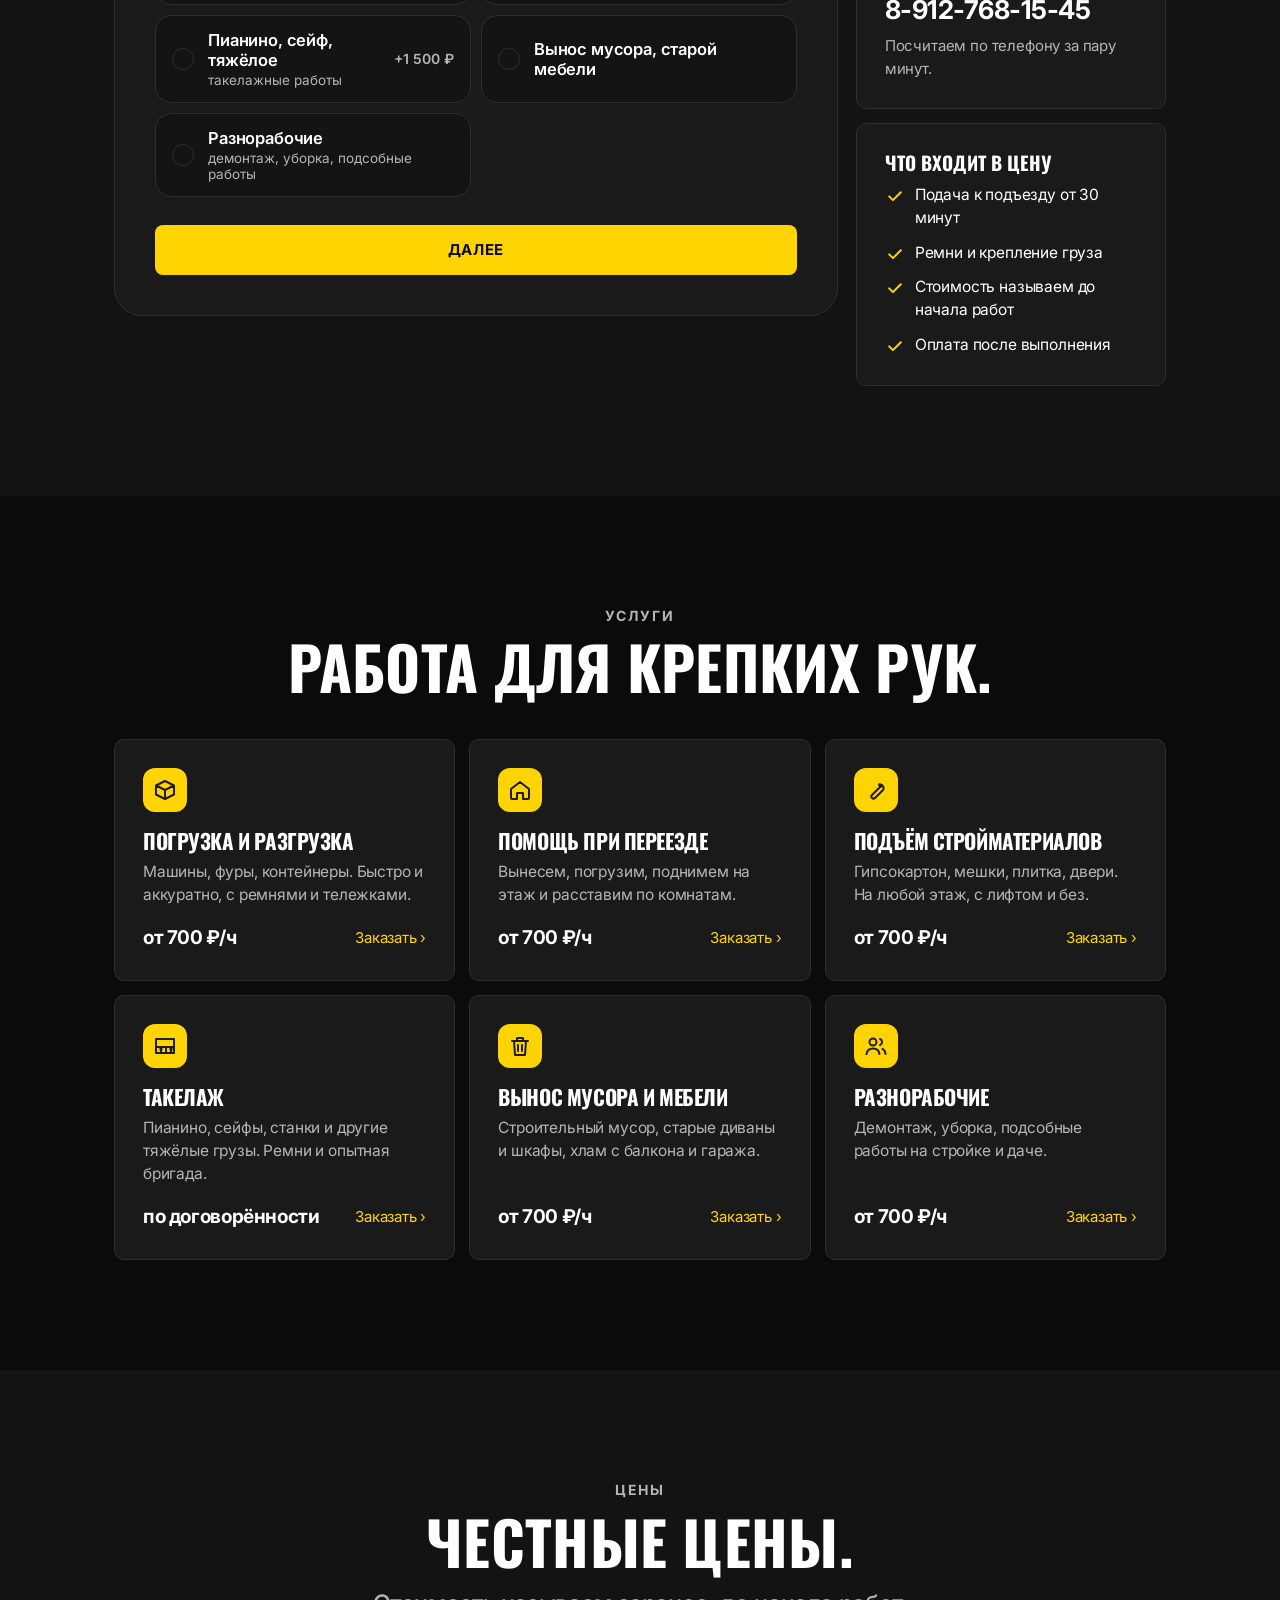
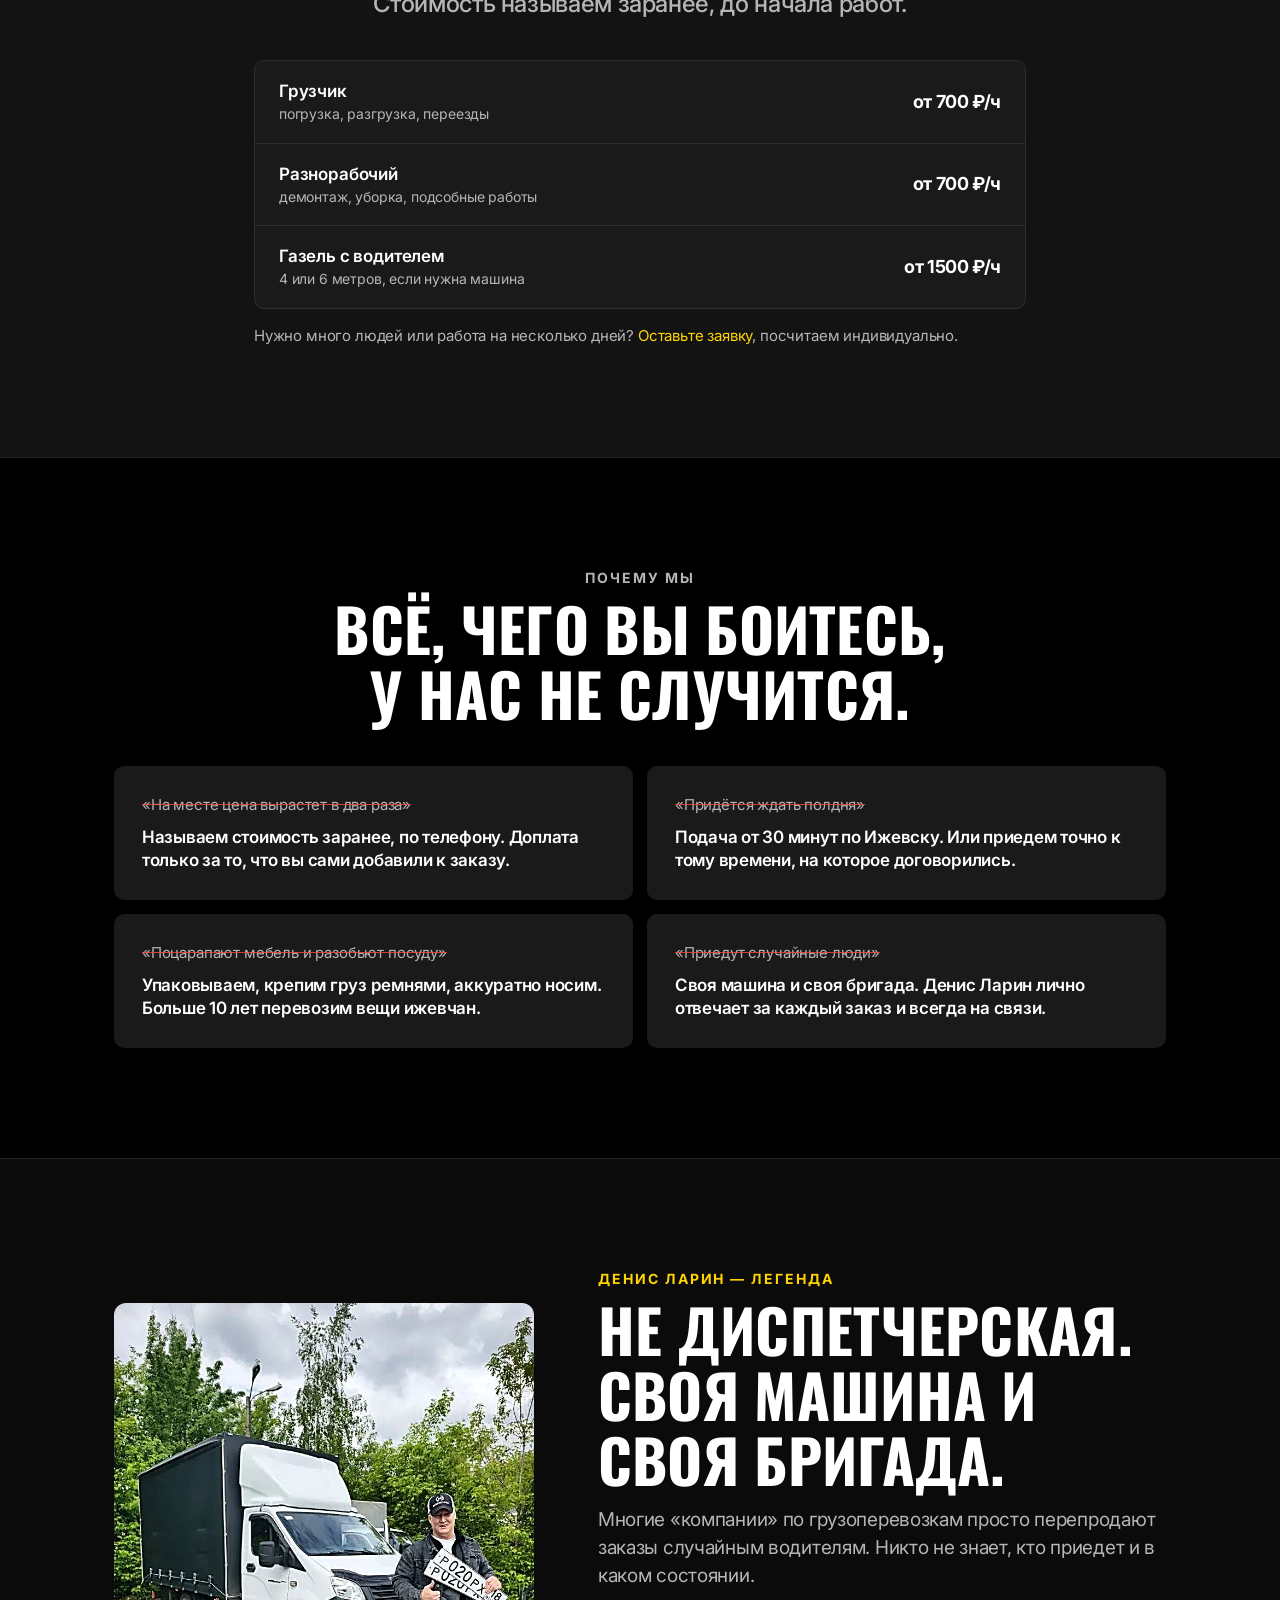
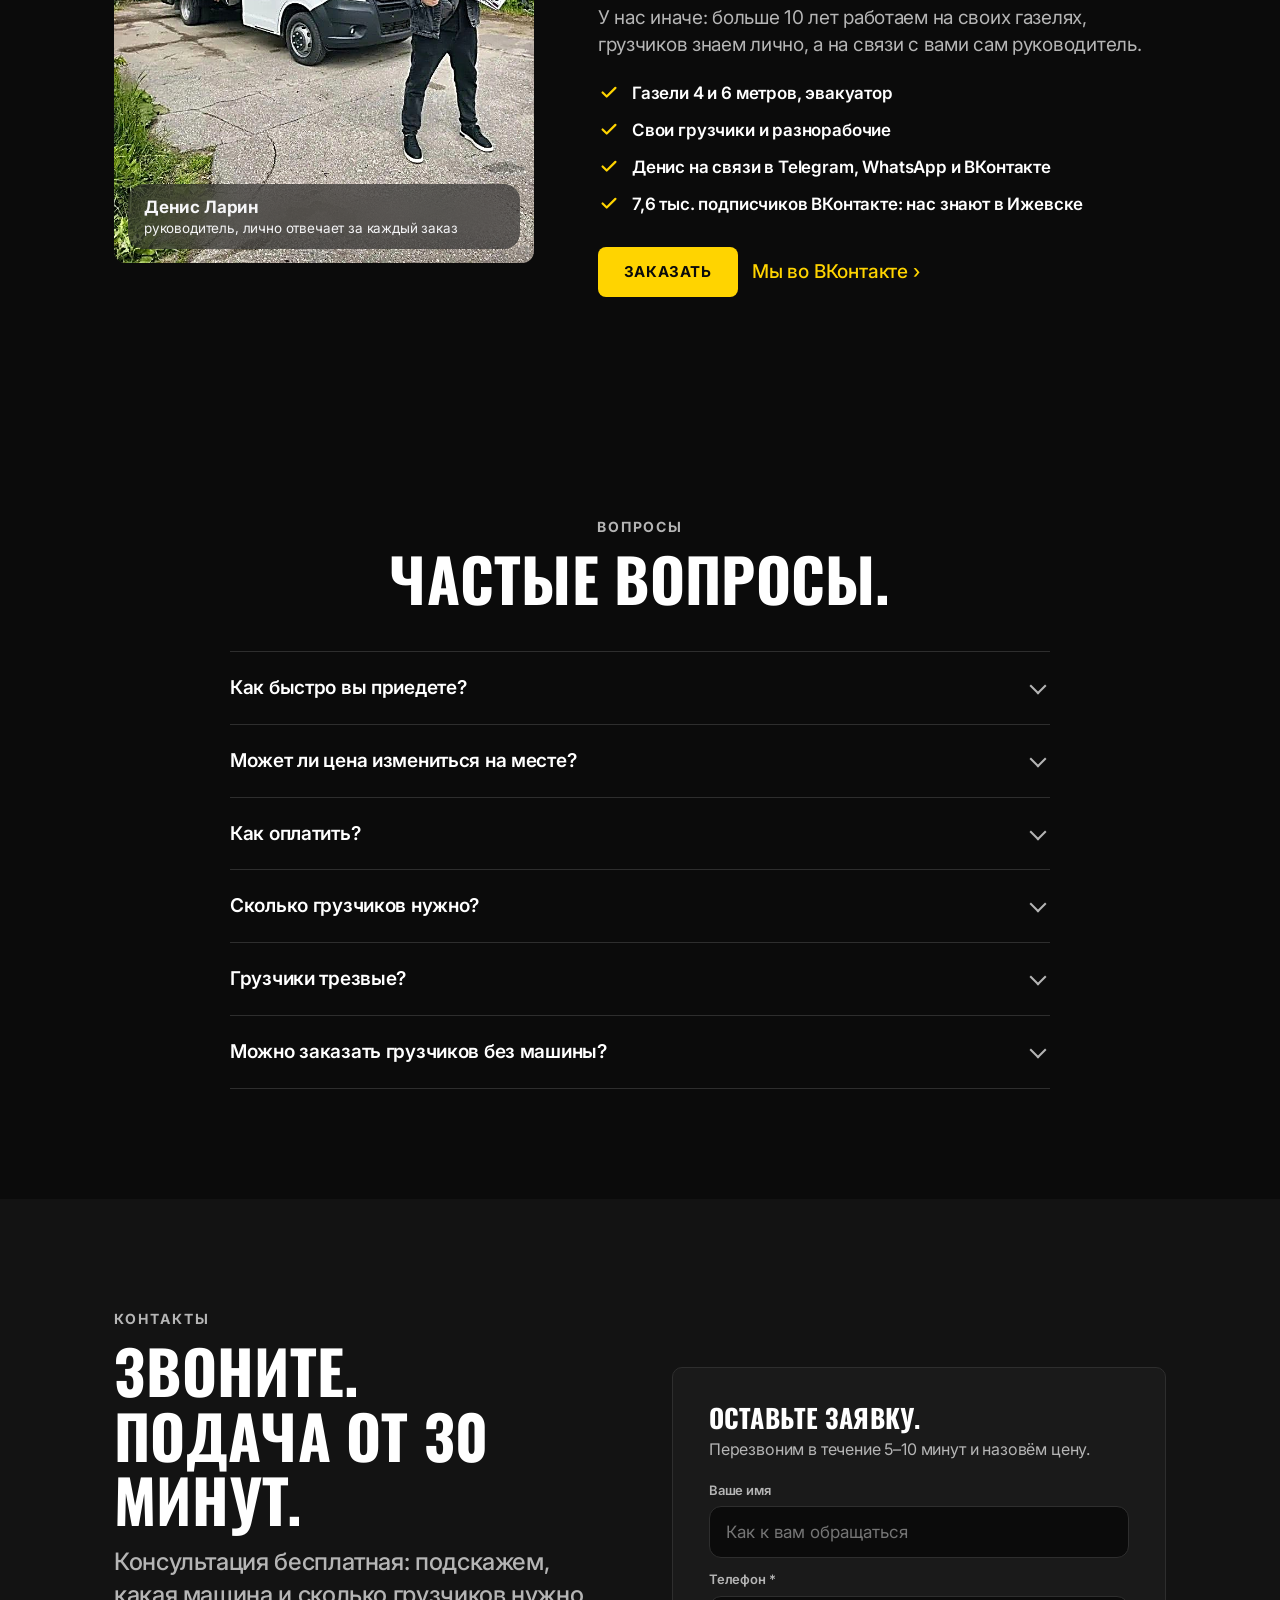
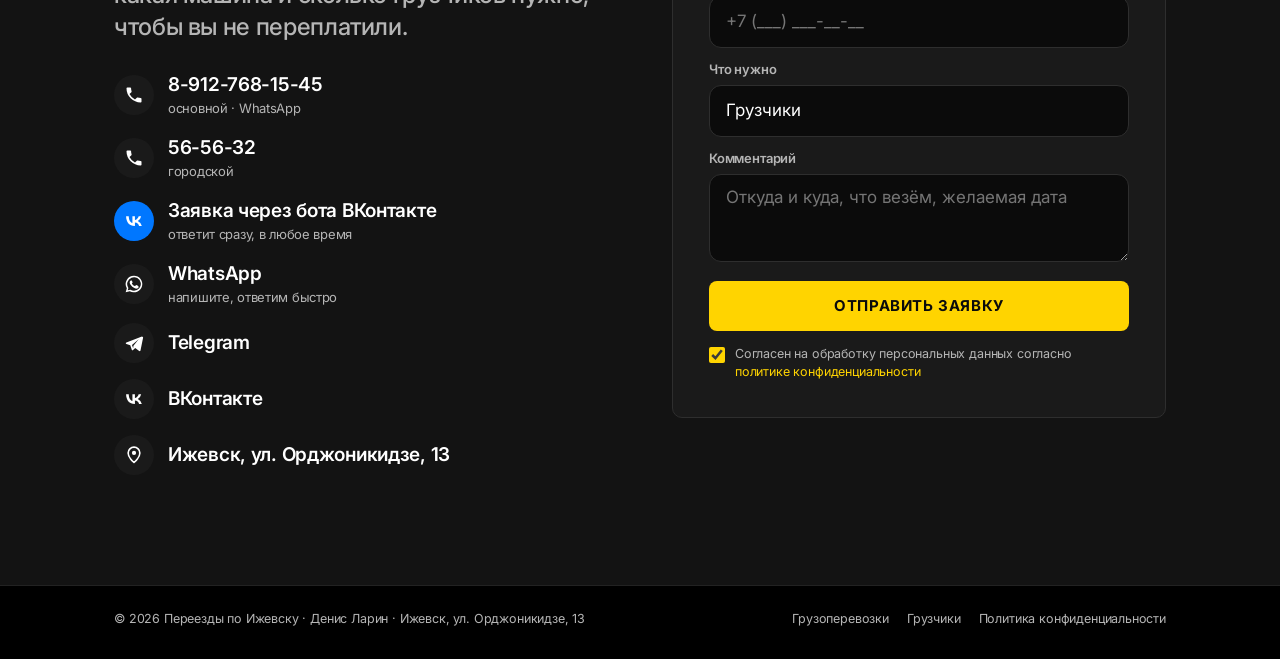
<file: gruzchiki/gruzchiki.html>
<!DOCTYPE html>
<html lang="ru">
<head>
<meta charset="UTF-8">
<meta name="viewport" content="width=device-width, initial-scale=1, viewport-fit=cover">
<title>Грузчики в Ижевске от 700 ₽/час · подача от 30 минут · Денис Ларин</title>
<meta name="description" content="Грузчики и разнорабочие в Ижевске: погрузка, разгрузка, переезды, подъём стройматериалов, такелаж. От 700 ₽/час, подача от 30 минут. Рассчитайте стоимость онлайн.">
<meta name="theme-color" content="#FBFBFD" media="(prefers-color-scheme: light)">
<meta name="theme-color" content="#000000" media="(prefers-color-scheme: dark)">
<meta property="og:title" content="Грузчики в Ижевске от 700 ₽/час · подача от 30 минут · Денис Ларин">
<meta property="og:description" content="Грузчики и разнорабочие в Ижевске: погрузка, разгрузка, переезды, подъём стройматериалов, такелаж. От 700 ₽/час, подача от 30 минут. Рассчитайте стоимость онлайн.">
<meta property="og:type" content="website">
<meta property="og:image" content="img/gazel.jpg">
<link rel="icon" href="data:image/svg+xml,%3Csvg xmlns='http://www.w3.org/2000/svg' viewBox='0 0 32 32'%3E%3Crect width='32' height='32' rx='8' fill='%23FFCC00'/%3E%3Cpath d='M6 11h12v10H6zM18 14h5l3 4v3h-8z' fill='%231D1D1F'/%3E%3Ccircle cx='10' cy='22' r='2.5' fill='%23fff'/%3E%3Ccircle cx='22' cy='22' r='2.5' fill='%23fff'/%3E%3C/svg%3E">
<link rel="preconnect" href="https://fonts.googleapis.com">
<link rel="preconnect" href="https://fonts.gstatic.com" crossorigin>
<link href="https://fonts.googleapis.com/css2?family=Inter:wght@400;500;600;700&display=swap" rel="stylesheet">
<link rel="stylesheet" href="assets/style.css">
<link rel="stylesheet" id="theme-css" href="assets/themes/vizitka.css">
<script>/* предпросмотр оформления: ?theme=vizitka */try{var t=new URLSearchParams(location.search).get("theme")||sessionStorage.getItem("theme");if(t&&/^[a-z]+$/.test(t)){sessionStorage.setItem("theme",t);document.getElementById("theme-css").href="assets/themes/"+t+".css";}}catch(e){}</script>
</head>
<body data-page="Грузчики">
<svg width="0" height="0" style="position:absolute" aria-hidden="true">
  <symbol id="i-check" viewBox="0 0 24 24"><path fill="none" stroke="currentColor" stroke-width="2.4" stroke-linecap="round" stroke-linejoin="round" d="M5 12.5l4.5 4.5L19 7.5"/></symbol>
  <symbol id="i-x" viewBox="0 0 24 24"><path fill="none" stroke="currentColor" stroke-width="2.4" stroke-linecap="round" d="M6 6l12 12M18 6L6 18"/></symbol>
  <symbol id="i-phone" viewBox="0 0 24 24"><path fill="currentColor" d="M6.6 10.8a15.1 15.1 0 006.6 6.6l2.2-2.2c.3-.3.7-.4 1-.2 1.1.4 2.3.6 3.6.6.6 0 1 .4 1 1V20c0 .6-.4 1-1 1A17 17 0 013 4c0-.6.4-1 1-1h3.5c.6 0 1 .4 1 1 0 1.3.2 2.5.6 3.6.1.3 0 .7-.2 1l-2.3 2.2z"/></symbol>
  <symbol id="i-truck" viewBox="0 0 24 24"><path fill="none" stroke="currentColor" stroke-width="2" stroke-linejoin="round" d="M2 6h12v10H2zM14 9h4.5L22 13v3h-8z"/><circle cx="6.5" cy="17.5" r="2" fill="currentColor"/><circle cx="17.5" cy="17.5" r="2" fill="currentColor"/></symbol>
  <symbol id="i-box" viewBox="0 0 24 24"><path fill="none" stroke="currentColor" stroke-width="2" stroke-linejoin="round" d="M3 7.5L12 3l9 4.5v9L12 21l-9-4.5zM3 7.5l9 4.5 9-4.5M12 12v9"/></symbol>
  <symbol id="i-home" viewBox="0 0 24 24"><path fill="none" stroke="currentColor" stroke-width="2" stroke-linejoin="round" d="M3 11l9-7 9 7v9a1 1 0 01-1 1h-5v-6H9v6H4a1 1 0 01-1-1z"/></symbol>
  <symbol id="i-office" viewBox="0 0 24 24"><path fill="none" stroke="currentColor" stroke-width="2" stroke-linejoin="round" d="M4 21V4h11v17M15 9h5v12M2 21h20M8 8h3M8 12h3M8 16h3"/></symbol>
  <symbol id="i-people" viewBox="0 0 24 24"><circle cx="9" cy="8" r="3.5" fill="none" stroke="currentColor" stroke-width="2"/><path fill="none" stroke="currentColor" stroke-width="2" stroke-linecap="round" d="M2.5 20c.6-3.6 3.2-5.5 6.5-5.5s5.9 1.9 6.5 5.5M16 4.8a3.5 3.5 0 010 6.4M18.5 14.8c1.7.8 2.7 2.5 3 5.2"/></symbol>
  <symbol id="i-trash" viewBox="0 0 24 24"><path fill="none" stroke="currentColor" stroke-width="2" stroke-linecap="round" stroke-linejoin="round" d="M4 7h16M9 7V4h6v3M6 7l1 14h10l1-14M10 11v6M14 11v6"/></symbol>
  <symbol id="i-piano" viewBox="0 0 24 24"><path fill="none" stroke="currentColor" stroke-width="2" stroke-linejoin="round" d="M3 5h18v14H3zM3 13h18M8 13v6M13 13v6M18 13v6"/><path fill="currentColor" d="M6.5 13h3v3.5h-3zM16.5 13h3v3.5h-3z"/></symbol>
  <symbol id="i-shield" viewBox="0 0 24 24"><path fill="none" stroke="currentColor" stroke-width="2" stroke-linejoin="round" d="M12 3l8 3v6c0 4.5-3.4 8-8 9-4.6-1-8-4.5-8-9V6z"/><path fill="none" stroke="currentColor" stroke-width="2" stroke-linecap="round" stroke-linejoin="round" d="M8.5 12l2.5 2.5 4.5-5"/></symbol>
  <symbol id="i-clock" viewBox="0 0 24 24"><circle cx="12" cy="12" r="9" fill="none" stroke="currentColor" stroke-width="2"/><path fill="none" stroke="currentColor" stroke-width="2" stroke-linecap="round" d="M12 7v5l3 2"/></symbol>
  <symbol id="i-doc" viewBox="0 0 24 24"><path fill="none" stroke="currentColor" stroke-width="2" stroke-linejoin="round" d="M6 3h8l4 4v14H6zM14 3v4h4M9 12h6M9 16h6"/></symbol>
  <symbol id="i-ruble" viewBox="0 0 24 24"><path fill="none" stroke="currentColor" stroke-width="2" stroke-linecap="round" d="M8 21V4h5.5a4 4 0 010 8H6M6 16h9"/></symbol>
  <symbol id="i-tool" viewBox="0 0 24 24"><path fill="none" stroke="currentColor" stroke-width="2" stroke-linejoin="round" d="M14.5 6.5a4 4 0 015 5L11 20a2.1 2.1 0 01-3-3l8.5-8.5M14.5 6.5l3 3"/></symbol>
  <symbol id="i-gift" viewBox="0 0 24 24"><path fill="none" stroke="currentColor" stroke-width="2" stroke-linejoin="round" d="M3 9h18v4H3zM5 13h14v8H5zM12 9v12M12 9c-2-4-6-4-6-1.5S10 9 12 9zm0 0c2-4 6-4 6-1.5S14 9 12 9z"/></symbol>
  <symbol id="i-chat" viewBox="0 0 24 24"><path fill="none" stroke="currentColor" stroke-width="2" stroke-linejoin="round" d="M4 5h16v11H9l-5 4z"/></symbol>
  <symbol id="i-tg" viewBox="0 0 24 24"><path fill="currentColor" d="M21.5 4.3L2.9 11.5c-1 .4-1 1.5 0 1.8l4.6 1.4 1.8 5.4c.2.7 1.1.9 1.6.4l2.6-2.4 4.7 3.5c.6.4 1.4.1 1.6-.6l3.1-15.2c.2-.9-.6-1.6-1.4-1.3zM9.6 14.3l8-6.9-6.3 7.9-.3 2.9z"/></symbol>
  <symbol id="i-vk" viewBox="0 0 24 24"><path fill="currentColor" d="M12.8 18C6.4 18 2.7 13.6 2.5 6.3h3.2c.1 5.4 2.5 7.6 4.4 8.1V6.3h3v4.6c1.9-.2 3.8-2.3 4.5-4.6h3a8.9 8.9 0 01-4 5.8 9.3 9.3 0 014.8 5.9h-3.3a5.8 5.8 0 00-5-4.2V18z"/></symbol>
  <symbol id="i-pin" viewBox="0 0 24 24"><path fill="none" stroke="currentColor" stroke-width="2" stroke-linejoin="round" d="M12 21s-7-6.2-7-11.5a7 7 0 0114 0C19 14.8 12 21 12 21z"/><circle cx="12" cy="9.5" r="2.5" fill="currentColor"/></symbol>
  <symbol id="i-evac" viewBox="0 0 24 24"><path fill="none" stroke="currentColor" stroke-width="2" stroke-linejoin="round" stroke-linecap="round" d="M2 17V13h9l2-4h4l3 4v4M2 13l8-7M10 6l2 3M6 17h8"/><circle cx="6" cy="17.5" r="2" fill="currentColor"/><circle cx="17" cy="17.5" r="2" fill="currentColor"/></symbol>
  <symbol id="i-wa" viewBox="0 0 24 24"><path fill="currentColor" d="M12 2a10 10 0 00-8.6 15.1L2 22l5-1.3A10 10 0 1012 2zm0 18.2a8.2 8.2 0 01-4.2-1.2l-.3-.2-3 .8.8-2.9-.2-.3A8.2 8.2 0 1112 20.2zm4.5-6.1c-.2-.1-1.5-.7-1.7-.8s-.4-.1-.6.1-.7.8-.8 1-.3.2-.5.1a6.7 6.7 0 01-3.3-2.9c-.3-.4.3-.4.7-1.3.1-.2 0-.3 0-.4l-.8-1.8c-.2-.5-.4-.4-.6-.4h-.5a1 1 0 00-.7.3 3 3 0 00-.9 2.2 5.2 5.2 0 001.1 2.7 11.8 11.8 0 004.5 4c1.7.7 2.3.8 3.2.6a2.7 2.7 0 001.8-1.2 2.2 2.2 0 00.1-1.2c0-.1-.2-.2-.4-.3z"/></symbol>
</svg>
<header class="top">
  <div class="wrap top-in">
    <a class="logo" href="index.html" aria-label="На главную">
      <span class="logo-mark"><svg><use href="#i-truck"/></svg></span>
      <span><span data-cfg="brand">Переезды по Ижевску</span><small><span data-cfg="person">Денис Ларин</span> · грузоперевозки</small></span>
    </a>
    <nav class="top-nav" aria-label="Разделы">
      <a href="index.html">Главная</a>
      <a href="perevozki.html">Грузоперевозки</a>
      <a href="gruzchiki.html" class="active" aria-current="page">Грузчики</a>
      <a href="index.html#prices">Цены</a>
      <a href="#contacts">Контакты</a>
    </nav>
    <div class="top-phone">
      <a class="tel js-tel" href="tel:+79127681545" data-goal="phone_click"><span data-cfg="phone">8-912-768-15-45</span></a>
      <button class="btn btn-accent js-open" data-src="Шапка: перезвоните" type="button">Перезвоните мне</button>
    </div>
  </div>
</header>
<main id="top">
<section class="hero">
  <div class="wrap hero-in">
    <div class="hero-text">
      <span class="eyebrow y">Грузчики и разнорабочие</span>
      <h1>Грузчики в Ижевске.<br><span class="y">От 700 ₽ в час.</span></h1>
      <p class="lead-text">Погрузка, разгрузка, переезды, такелаж и подсобные работы.<br>Приезжаем от 30 минут.</p>
      <div class="cta-row">
      <a class="btn btn-vkb js-bot" data-bot="gruzchiki" data-goal="messenger_click" href="https://vk.ru/denislarin30" target="_blank" rel="noopener"><svg><use href="#i-vk"/></svg> Записаться ВКонтакте</a>
      <a class="btn btn-accent" href="#calc">Рассчитать стоимость</a>
        <a class="btn btn-ghost js-tel" href="tel:+79127681545" data-goal="phone_click"><svg><use href="#i-phone"/></svg> <span data-cfg="phone">8-912-768-15-45</span></a>
      </div>
      <p class="hero-note">Свои грузчики, без случайных людей</p>
    </div>
    <div class="hero-photo"><img src="img/gazel.jpg" alt="Газель компании и Денис Ларин" width="768" height="1024" fetchpriority="high"></div>
  </div>
</section>
<div class="trust">
  <div class="wrap trust-grid">
    <div><b>30 мин</b><span>подача по Ижевску</span></div>
    <div><b>4 и 6 м</b><span>газели в работе</span></div>
    <div><b>10+ лет</b><span>на рынке Ижевска</span></div>
    <div><b>7,6 тыс.</b><span>подписчиков ВКонтакте</span></div>
  </div>
</div>
<section id="calc" class="alt">
  <div class="wrap center">
    <span class="eyebrow y">Калькулятор</span>
    <h2>Сколько стоят грузчики?</h2>
    <p class="lead-text">Выберите работу, число людей и часы, и сразу увидите цену. Точную сумму подтвердим по телефону.</p>
  </div>
  <div class="wrap">
    <div class="wiz-wrap">
      <div class="wiz" data-wizard="gruzchiki" aria-live="polite"></div>
      <aside class="wiz-side">
        <div class="card">
          <h3>Удобнее ВКонтакте?</h3>
          <p style="color:var(--ink-soft);font-size:15px;margin-bottom:14px">Оставьте заявку нашему боту в сообщениях ВКонтакте. Это займёт минуту.</p>
          <a class="btn btn-vkb btn-block js-bot" data-bot="gruzchiki" data-goal="messenger_click" href="https://vk.ru/denislarin30" target="_blank" rel="noopener"><svg><use href="#i-vk"/></svg> Написать боту</a>
        </div>
        <div class="card">
          <h3>Проще позвонить?</h3>
          <a class="big js-tel" href="tel:+79127681545" data-goal="phone_click" data-cfg="phone">8-912-768-15-45</a>
          <p style="color:var(--ink-soft);font-size:15px;margin-top:6px">Посчитаем по телефону за пару минут.</p>
        </div>
        <div class="card">
          <h3>Что входит в цену</h3>
          <ul>
            <li><svg><use href="#i-check"/></svg> Подача к подъезду от 30 минут</li>
            <li><svg><use href="#i-check"/></svg> Ремни и крепление груза</li>
            <li><svg><use href="#i-check"/></svg> Стоимость называем до начала работ</li>
            <li><svg><use href="#i-check"/></svg> Оплата после выполнения</li>
          </ul>
        </div>
      </aside>
    </div>
    <a class="tg-line js-bot" data-bot="gruzchiki" data-goal="messenger_click" href="https://vk.ru/denislarin30" target="_blank" rel="noopener"><svg><use href="#i-vk"/></svg> Удобнее ВКонтакте? Оставить заявку через бота ›</a>
  </div>
</section>
<section id="services" class="">
  <div class="wrap center">
    <span class="eyebrow">Услуги</span>
    <h2>Работа для крепких рук.</h2>
  </div>
  <div class="wrap">
    <div class="grid g3">
      <article class="svc">
        <div class="svc-ico"><svg><use href="#i-box"/></svg></div>
        <h3>Погрузка и разгрузка</h3>
        <p>Машины, фуры, контейнеры. Быстро и аккуратно, с ремнями и тележками.</p>
        <div class="price"><b>от 700 ₽/ч</b><a href="#" class="js-open" data-src="Услуга: погрузка/разгрузка">Заказать ›</a></div>
      </article>
      <article class="svc">
        <div class="svc-ico"><svg><use href="#i-home"/></svg></div>
        <h3>Помощь при переезде</h3>
        <p>Вынесем, погрузим, поднимем на этаж и расставим по комнатам.</p>
        <div class="price"><b>от 700 ₽/ч</b><a href="#" class="js-open" data-src="Услуга: переезд">Заказать ›</a></div>
      </article>
      <article class="svc">
        <div class="svc-ico"><svg><use href="#i-tool"/></svg></div>
        <h3>Подъём стройматериалов</h3>
        <p>Гипсокартон, мешки, плитка, двери. На любой этаж, с лифтом и без.</p>
        <div class="price"><b>от 700 ₽/ч</b><a href="#" class="js-open" data-src="Услуга: стройматериалы">Заказать ›</a></div>
      </article>
      <article class="svc">
        <div class="svc-ico"><svg><use href="#i-piano"/></svg></div>
        <h3>Такелаж</h3>
        <p>Пианино, сейфы, станки и другие тяжёлые грузы. Ремни и опытная бригада.</p>
        <div class="price"><b>по договорённости</b><a href="#" class="js-open" data-src="Услуга: такелаж">Заказать ›</a></div>
      </article>
      <article class="svc">
        <div class="svc-ico"><svg><use href="#i-trash"/></svg></div>
        <h3>Вынос мусора и мебели</h3>
        <p>Строительный мусор, старые диваны и шкафы, хлам с балкона и гаража.</p>
        <div class="price"><b>от 700 ₽/ч</b><a href="#" class="js-open" data-src="Услуга: вынос мусора">Заказать ›</a></div>
      </article>
      <article class="svc">
        <div class="svc-ico"><svg><use href="#i-people"/></svg></div>
        <h3>Разнорабочие</h3>
        <p>Демонтаж, уборка, подсобные работы на стройке и даче.</p>
        <div class="price"><b>от 700 ₽/ч</b><a href="#" class="js-open" data-src="Услуга: разнорабочие">Заказать ›</a></div>
      </article>
    </div>
  </div>
</section>
<section id="prices" class="alt">
  <div class="wrap center">
    <span class="eyebrow">Цены</span>
    <h2>Честные цены.</h2>
    <p class="lead-text">Стоимость называем заранее, до начала работ.</p>
  </div>
  <div class="wrap" style="max-width:820px">
    <div class="ptable">
      <div class="prow"><div>Грузчик<small>погрузка, разгрузка, переезды</small></div><b>от 700 ₽/ч</b></div>
      <div class="prow"><div>Разнорабочий<small>демонтаж, уборка, подсобные работы</small></div><b>от 700 ₽/ч</b></div>
      <div class="prow"><div>Газель с водителем<small>4 или 6 метров, если нужна машина</small></div><b>от 1500 ₽/ч</b></div>
    </div>
    <p class="price-note">Нужно много людей или работа на несколько дней? <a href="#" class="js-open" data-src="Цены: большой объём">Оставьте заявку</a>, посчитаем индивидуально.</p>
  </div>
</section>
<section class="dark-sec">
  <div class="wrap center">
    <span class="eyebrow">Почему мы</span>
    <h2>Всё, чего вы боитесь,<br>у нас не случится.</h2>
  </div>
  <div class="wrap">
    <div class="pains">
      <div class="pain"><div class="no">«На месте цена вырастет в два раза»</div><div class="yes">Называем стоимость заранее, по телефону. Доплата только за то, что вы сами добавили к заказу.</div></div>
      <div class="pain"><div class="no">«Придётся ждать полдня»</div><div class="yes">Подача от 30 минут по Ижевску. Или приедем точно к тому времени, на которое договорились.</div></div>
      <div class="pain"><div class="no">«Поцарапают мебель и разобьют посуду»</div><div class="yes">Упаковываем, крепим груз ремнями, аккуратно носим. Больше 10 лет перевозим вещи ижевчан.</div></div>
      <div class="pain"><div class="no">«Приедут случайные люди»</div><div class="yes">Своя машина и своя бригада. Денис Ларин лично отвечает за каждый заказ и всегда на связи.</div></div>
    </div>
  </div>
</section>
<section id="about">
  <div class="wrap about">
    <figure class="about-photo"><img src="img/gazel.jpg" alt="Денис Ларин у своей газели" width="768" height="1024" loading="lazy"><figcaption><b>Денис Ларин</b>руководитель, лично отвечает за каждый заказ</figcaption></figure>
    <div>
      <span class="eyebrow y">Денис Ларин — Легенда</span>
      <h2>Не диспетчерская.<br>Своя машина и своя бригада.</h2>
      <p>Многие «компании» по грузоперевозкам просто перепродают заказы случайным водителям. Никто не знает, кто приедет и в каком состоянии.</p>
      <p>У нас иначе: больше 10 лет работаем на своих газелях, грузчиков знаем лично, а на связи с вами сам руководитель.</p>
      <ul>
        <li><svg><use href="#i-check"/></svg> Газели 4 и 6 метров, эвакуатор</li>
        <li><svg><use href="#i-check"/></svg> Свои грузчики и разнорабочие</li>
        <li><svg><use href="#i-check"/></svg> Денис на связи в Telegram, WhatsApp и ВКонтакте</li>
        <li><svg><use href="#i-check"/></svg> 7,6 тыс. подписчиков ВКонтакте: нас знают в Ижевске</li>
      </ul>
      <div class="cta-row">
        <button class="btn btn-accent js-open" type="button" data-src="Кто мы: заказать">Заказать</button>
        <a class="more js-vk" href="https://vk.ru/denislarin30" target="_blank" rel="noopener" data-goal="messenger_click">Мы во ВКонтакте</a>
      </div>
    </div>
  </div>
</section>
<section id="faq" class="">
  <div class="wrap center">
    <span class="eyebrow">Вопросы</span>
    <h2>Частые вопросы.</h2>
  </div>
  <div class="wrap">
    <div class="faq">
      <details><summary>Как быстро вы приедете?</summary><p>По Ижевску подача от 30 минут, если есть свободная машина или бригада. На выходные и конец месяца лучше бронировать заранее.</p></details>
      <details><summary>Может ли цена измениться на месте?</summary><p>Стоимость называем заранее. Меняется она только если вы сами добавите работу, например решите вывезти ещё и гараж.</p></details>
      <details><summary>Как оплатить?</summary><p>По факту, после выполнения работы. Наличными или переводом.</p></details>
      <details><summary>Сколько грузчиков нужно?</summary><p>Для однокомнатной квартиры обычно хватает двух человек, для фуры или большого переезда нужно 3–4. Подскажем по телефону.</p></details>
      <details><summary>Грузчики трезвые?</summary><p>Да. Работаем своей бригадой, случайных людей не отправляем.</p></details>
      <details><summary>Можно заказать грузчиков без машины?</summary><p>Да, грузчиков можно заказать отдельно. А если понадобится газель, её тоже можно добавить в калькуляторе.</p></details>
    </div>
  </div>
</section>
<section class="alt" id="contacts">
  <div class="wrap final-grid">
    <div>
      <span class="eyebrow">Контакты</span>
      <h2>Звоните.<br>Подача от 30 минут.</h2>
      <p class="lead-text">Консультация бесплатная: подскажем, какая машина и сколько грузчиков нужно, чтобы вы не переплатили.</p>
      <div class="contacts">
        <a class="js-tel" href="tel:+79127681545" data-goal="phone_click"><span class="ci"><svg><use href="#i-phone"/></svg></span><span><span data-cfg="phone">8-912-768-15-45</span><small>основной · WhatsApp</small></span></a>
        <a class="js-tel2" href="tel:+73412565632" data-goal="phone_click"><span class="ci"><svg><use href="#i-phone"/></svg></span><span><span data-cfg="phone2">56-56-32</span><small>городской</small></span></a>
        <a class="js-bot" data-bot="gruzchiki" href="https://vk.ru/denislarin30" data-goal="messenger_click" target="_blank" rel="noopener"><span class="ci" style="background:#0077FF;color:#fff"><svg><use href="#i-vk"/></svg></span><span>Заявка через бота ВКонтакте<small>ответит сразу, в любое время</small></span></a>
        <a class="js-wa" href="https://wa.me/79127681545" data-goal="messenger_click" target="_blank" rel="noopener"><span class="ci"><svg><use href="#i-wa"/></svg></span><span>WhatsApp<small>напишите, ответим быстро</small></span></a>
        <a class="js-tg" href="https://t.me/vladospa" data-goal="messenger_click" target="_blank" rel="noopener"><span class="ci"><svg><use href="#i-tg"/></svg></span><span>Telegram</span></a>
        <a class="js-vk" href="https://vk.ru/denislarin30" data-goal="messenger_click" target="_blank" rel="noopener"><span class="ci"><svg><use href="#i-vk"/></svg></span><span>ВКонтакте</span></a>
        <div><span class="ci"><svg><use href="#i-pin"/></svg></span><span><span data-cfg="address">Ижевск, ул. Орджоникидзе, 13</span></span></div>
      </div>
    </div>
    <form class="card js-lead" data-src="Контакты: форма" novalidate>
      <div class="form-body">
        <h3>Оставьте заявку.</h3>
        <p class="muted">Перезвоним в течение 5–10 минут и назовём цену.</p>
        <label class="field"><span>Ваше имя</span><input name="name" autocomplete="given-name" placeholder="Как к вам обращаться"></label>
        <label class="field"><span>Телефон *</span><input name="phone" type="tel" inputmode="tel" autocomplete="tel" placeholder="+7 (___) ___-__-__" required></label>
        <label class="field"><span>Что нужно</span><select name="service"><option>Квартирный переезд</option><option>Газель с водителем</option><option selected>Грузчики</option><option>Разнорабочие</option><option>Эвакуатор</option><option>Другое</option></select></label>
        <label class="field"><span>Комментарий</span><textarea name="comment" placeholder="Откуда и куда, что везём, желаемая дата"></textarea></label>
        <button class="btn btn-accent btn-block" type="submit">Отправить заявку</button>
        <label class="consent"><input type="checkbox" name="consent" checked required> <span>Согласен на обработку персональных данных согласно <a href="privacy.html" target="_blank">политике конфиденциальности</a></span></label>
        <div class="form-err" role="alert"></div>
      </div>
      <div class="form-ok" role="status">
        <svg><use href="#i-check"/></svg>
        <h3>Заявка у нас!</h3>
        <p class="muted">Перезвоним в течение 5–10 минут. Срочно? Звоните: <a class="js-tel" href="tel:+79127681545" data-goal="phone_click"><b data-cfg="phone">8-912-768-15-45</b></a></p>
      </div>
    </form>
  </div>
</section>
</main>

<footer>
  <div class="wrap">
    <div>© <span id="year"></span> <span data-cfg="brand">Переезды по Ижевску</span> · <span data-cfg="person">Денис Ларин</span> · <span data-cfg="address">Ижевск, ул. Орджоникидзе, 13</span> <span data-cfg="legal" data-optional></span></div>
    <nav><a href="perevozki.html">Грузоперевозки</a><a href="gruzchiki.html">Грузчики</a><a href="privacy.html">Политика конфиденциальности</a></nav>
  </div>
</footer>

<nav class="mbar" aria-label="Быстрая связь">
  <a class="m-call js-tel" href="tel:+79127681545" data-goal="phone_click"><svg><use href="#i-phone"/></svg> Звонок</a>
  <a class="m-msg js-wa" href="https://wa.me/79127681545" data-goal="messenger_click" target="_blank" rel="noopener"><svg><use href="#i-wa"/></svg> WhatsApp</a>
  <button class="m-lead js-open" data-src="Моб. панель: узнать цену" type="button">Узнать цену</button>
</nav>

<div class="modal" id="modal" role="dialog" aria-modal="true" aria-labelledby="modalTitle">
  <form class="card js-lead" data-src="Всплывающая форма" novalidate>
    <button class="modal-x" type="button" aria-label="Закрыть">×</button>
    <div class="form-body">
      <h3 id="modalTitle">Перезвоним за 5 минут.</h3>
      <p class="muted">Назовём цену и ответим на вопросы.</p>
      <label class="field"><span>Ваше имя</span><input name="name" autocomplete="given-name" placeholder="Как к вам обращаться"></label>
      <label class="field"><span>Телефон *</span><input name="phone" type="tel" inputmode="tel" autocomplete="tel" placeholder="+7 (___) ___-__-__" required></label>
      <button class="btn btn-accent btn-block" type="submit">Жду звонка</button>
      <label class="consent"><input type="checkbox" name="consent" checked required> <span>Согласен с <a href="privacy.html" target="_blank">политикой конфиденциальности</a></span></label>
      <div class="form-err" role="alert"></div>
    </div>
    <div class="form-ok" role="status">
      <svg><use href="#i-check"/></svg>
      <h3>Заявка принята!</h3>
      <p class="muted">Перезвоним в течение 5–10 минут.</p>
    </div>
  </form>
</div>

<script src="assets/config.js"></script>
<script src="assets/site.js"></script>
<script src="assets/wizard.js"></script>
</body>
</html>
</file>
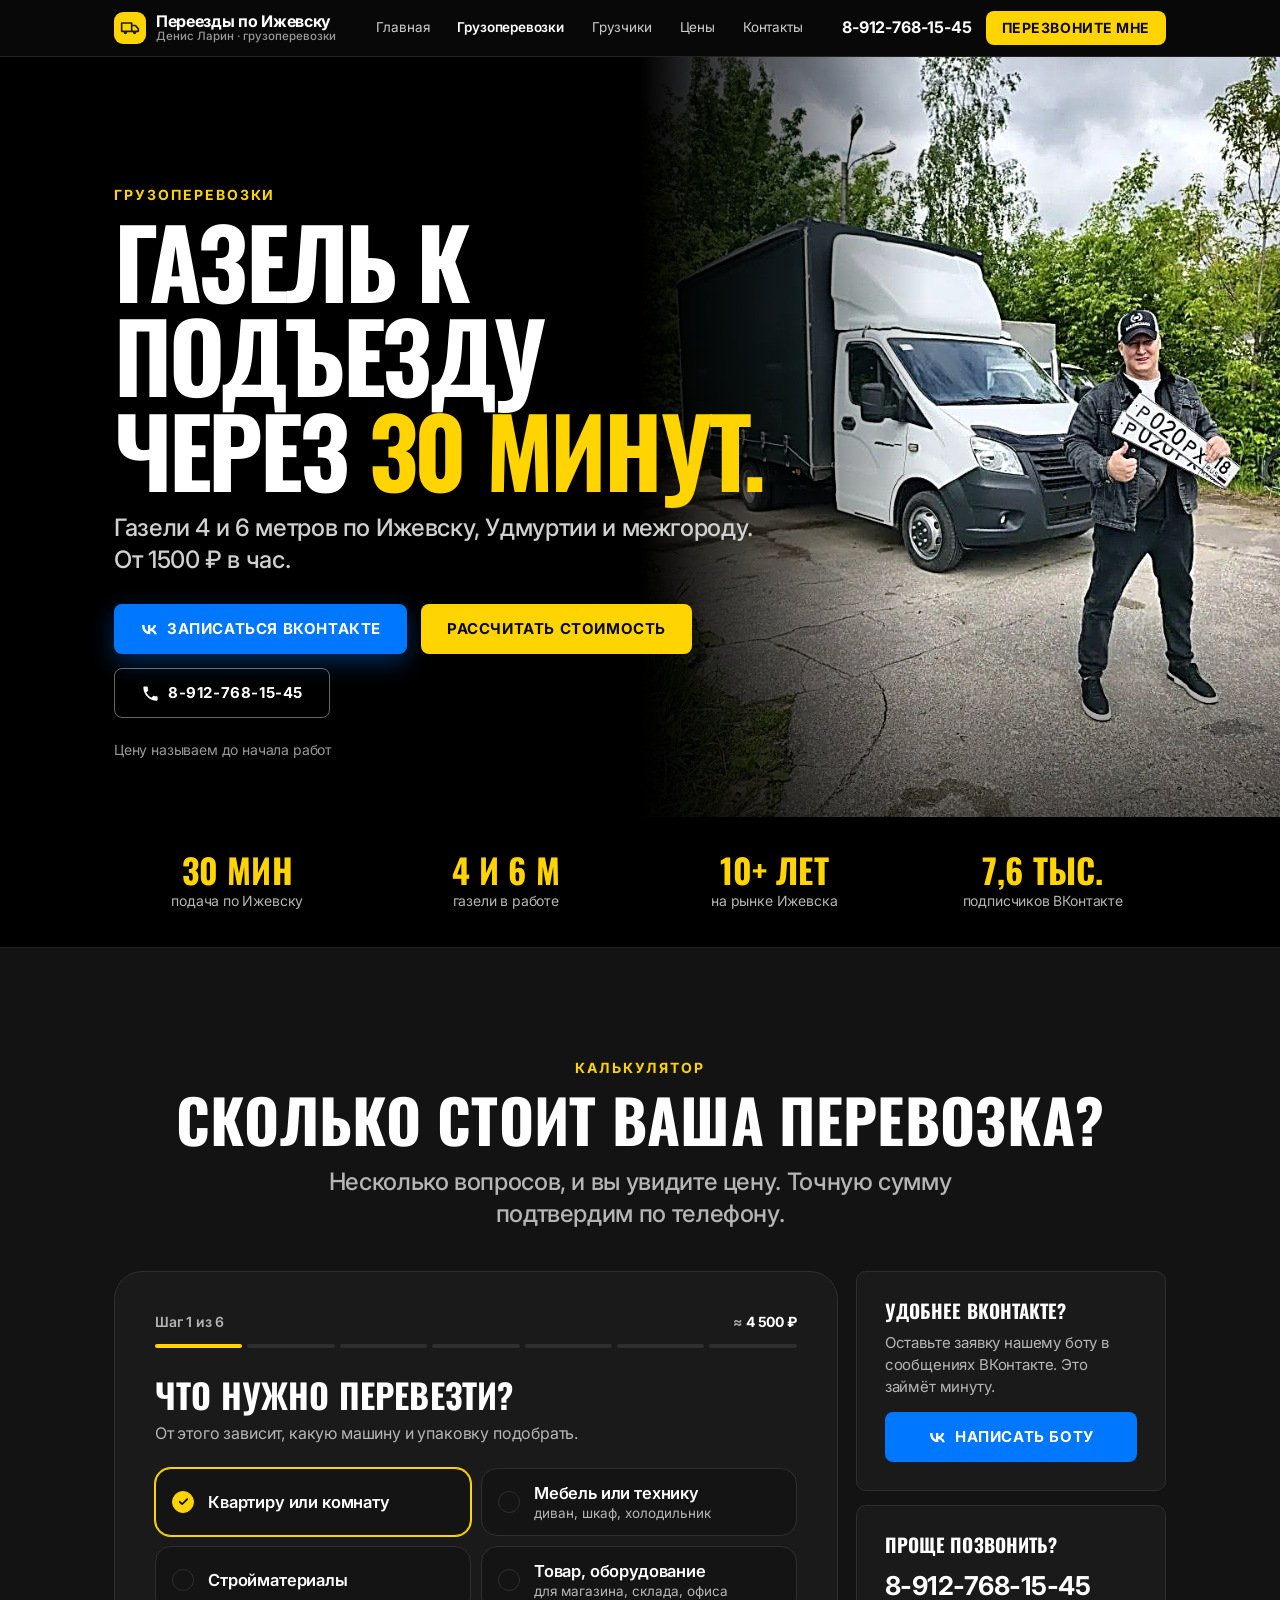
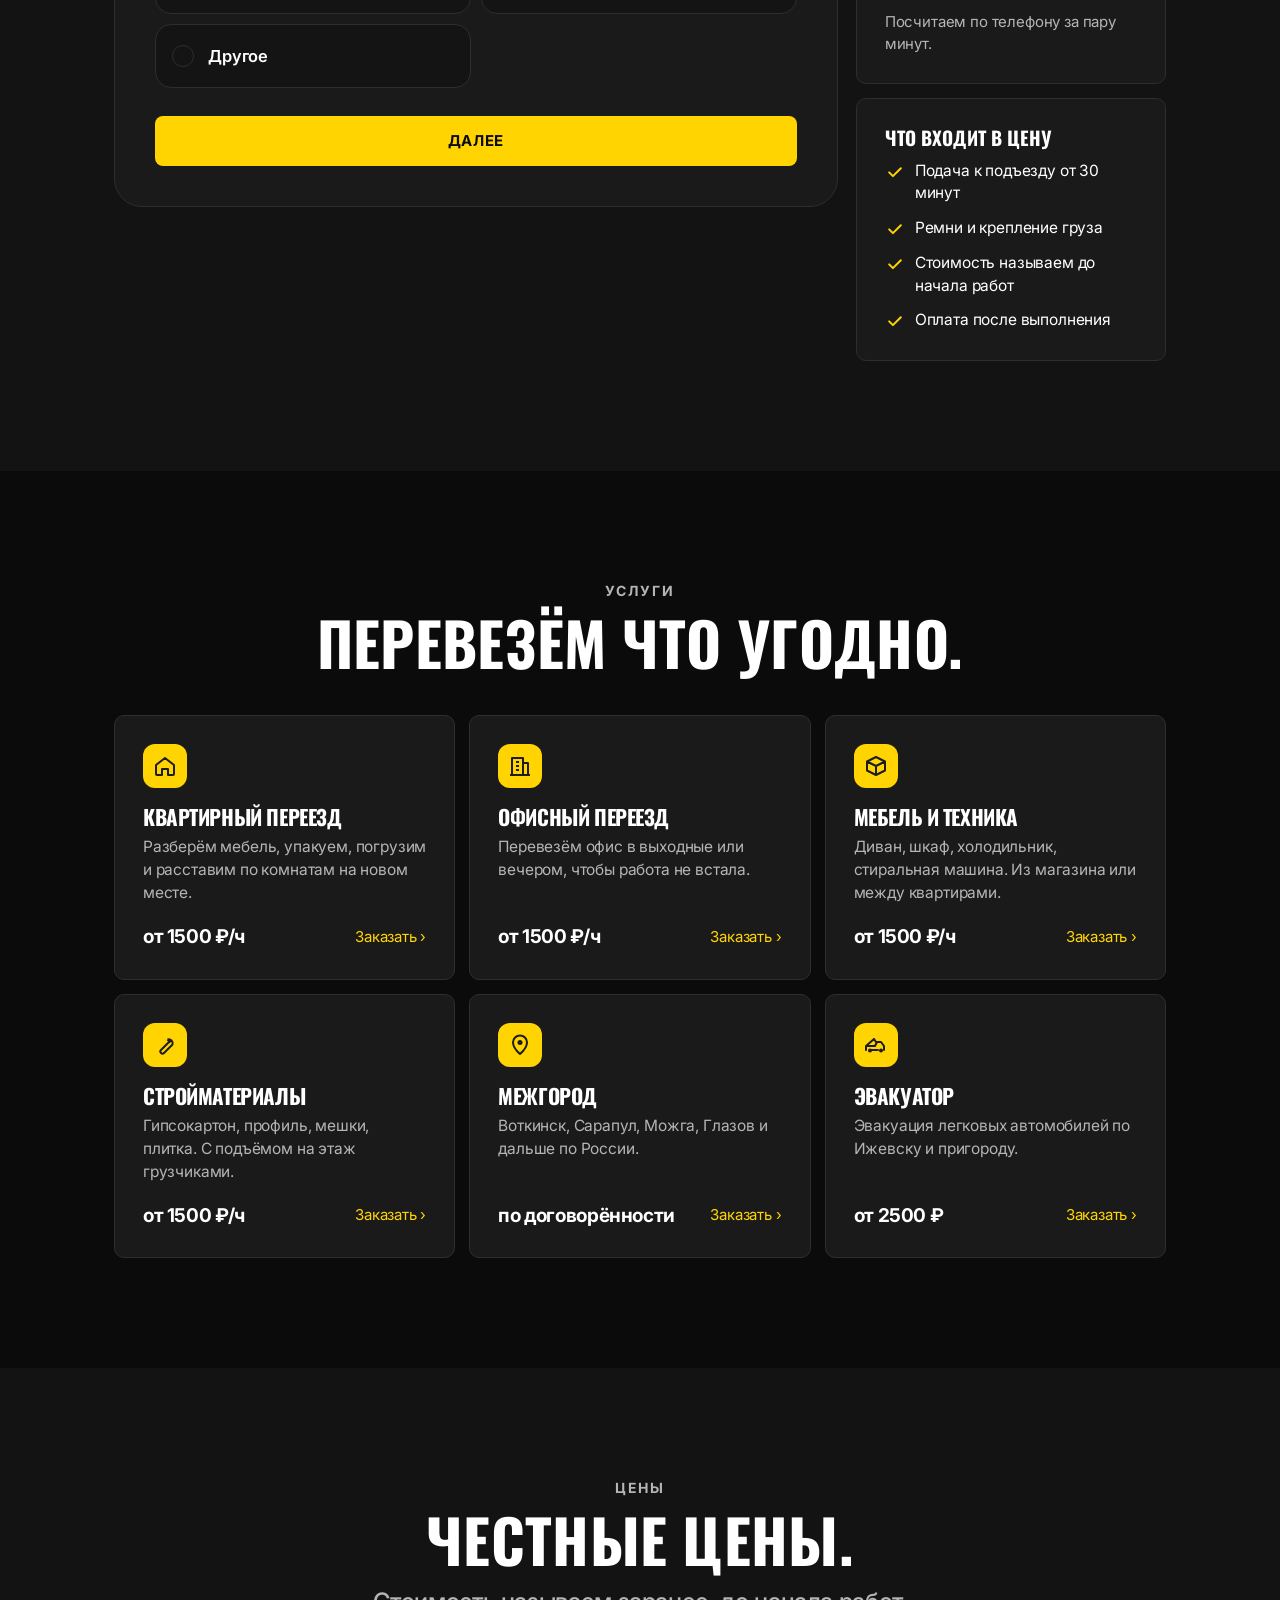
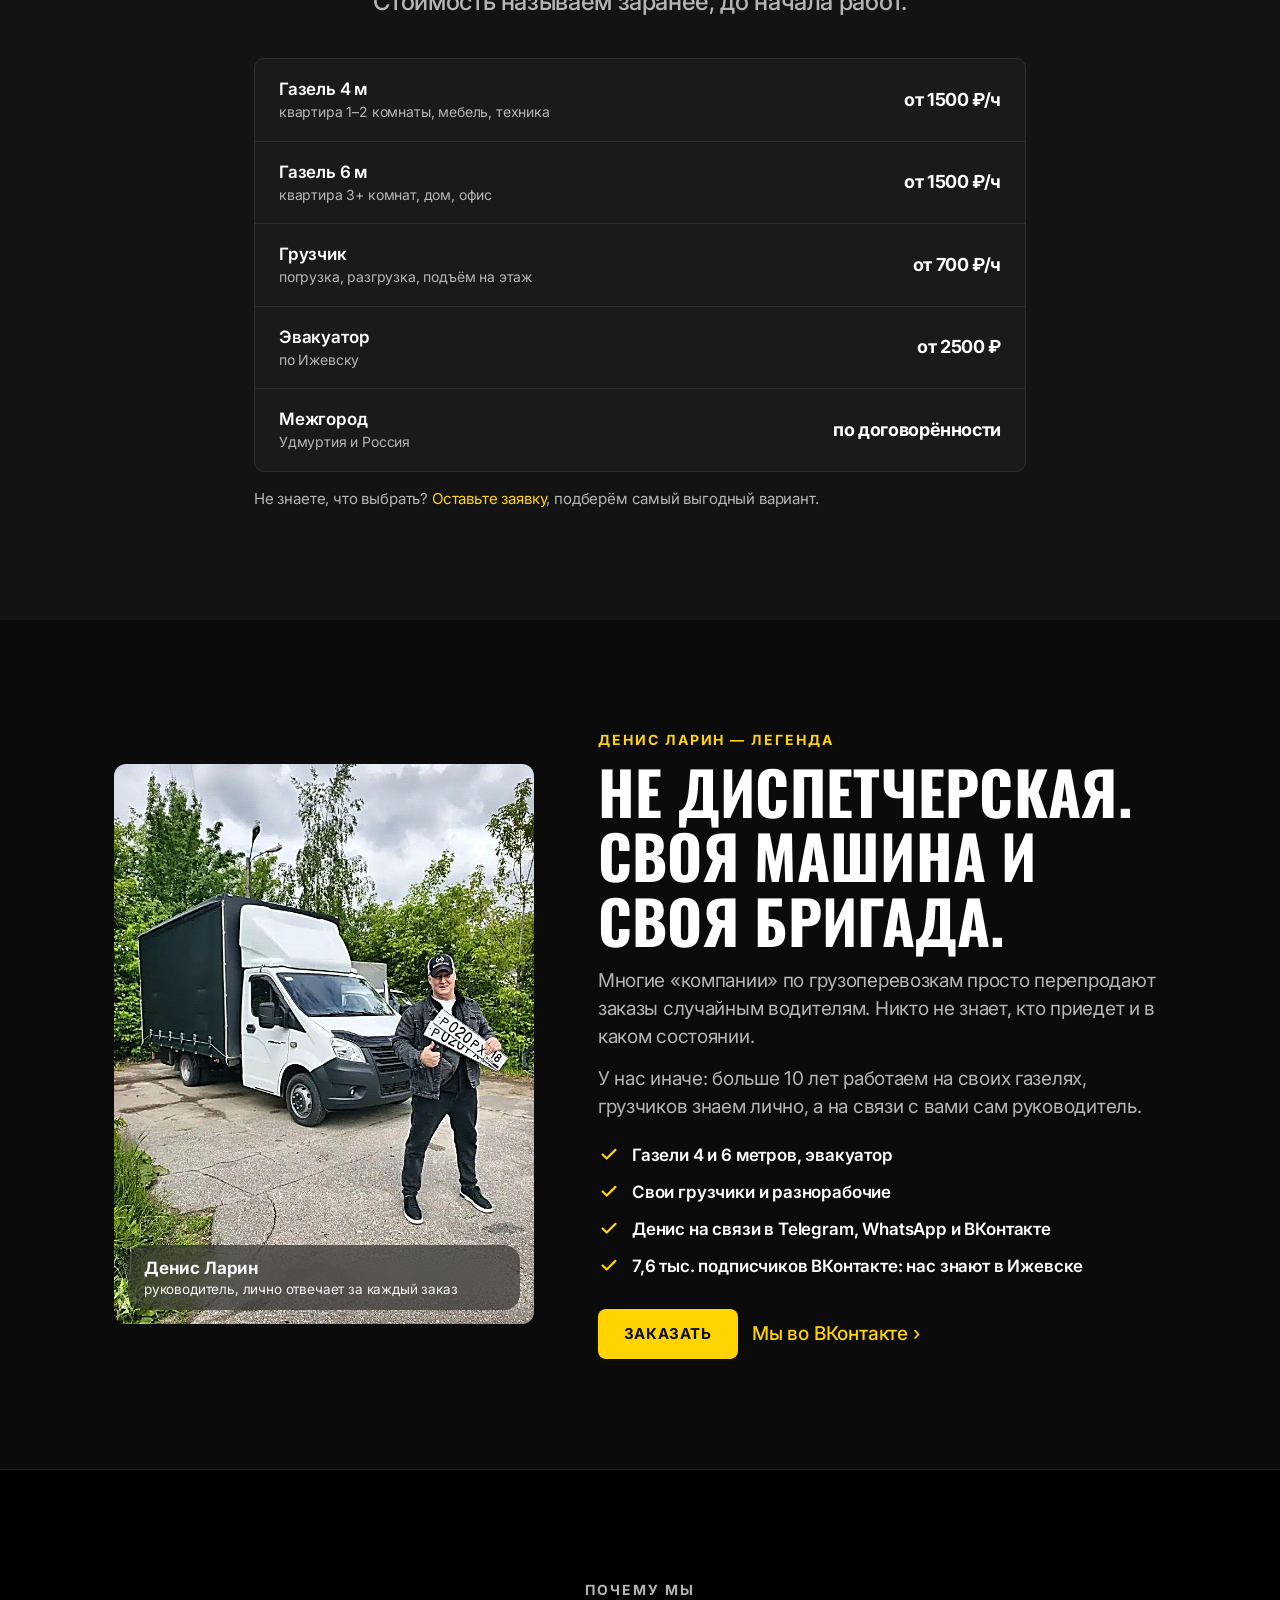
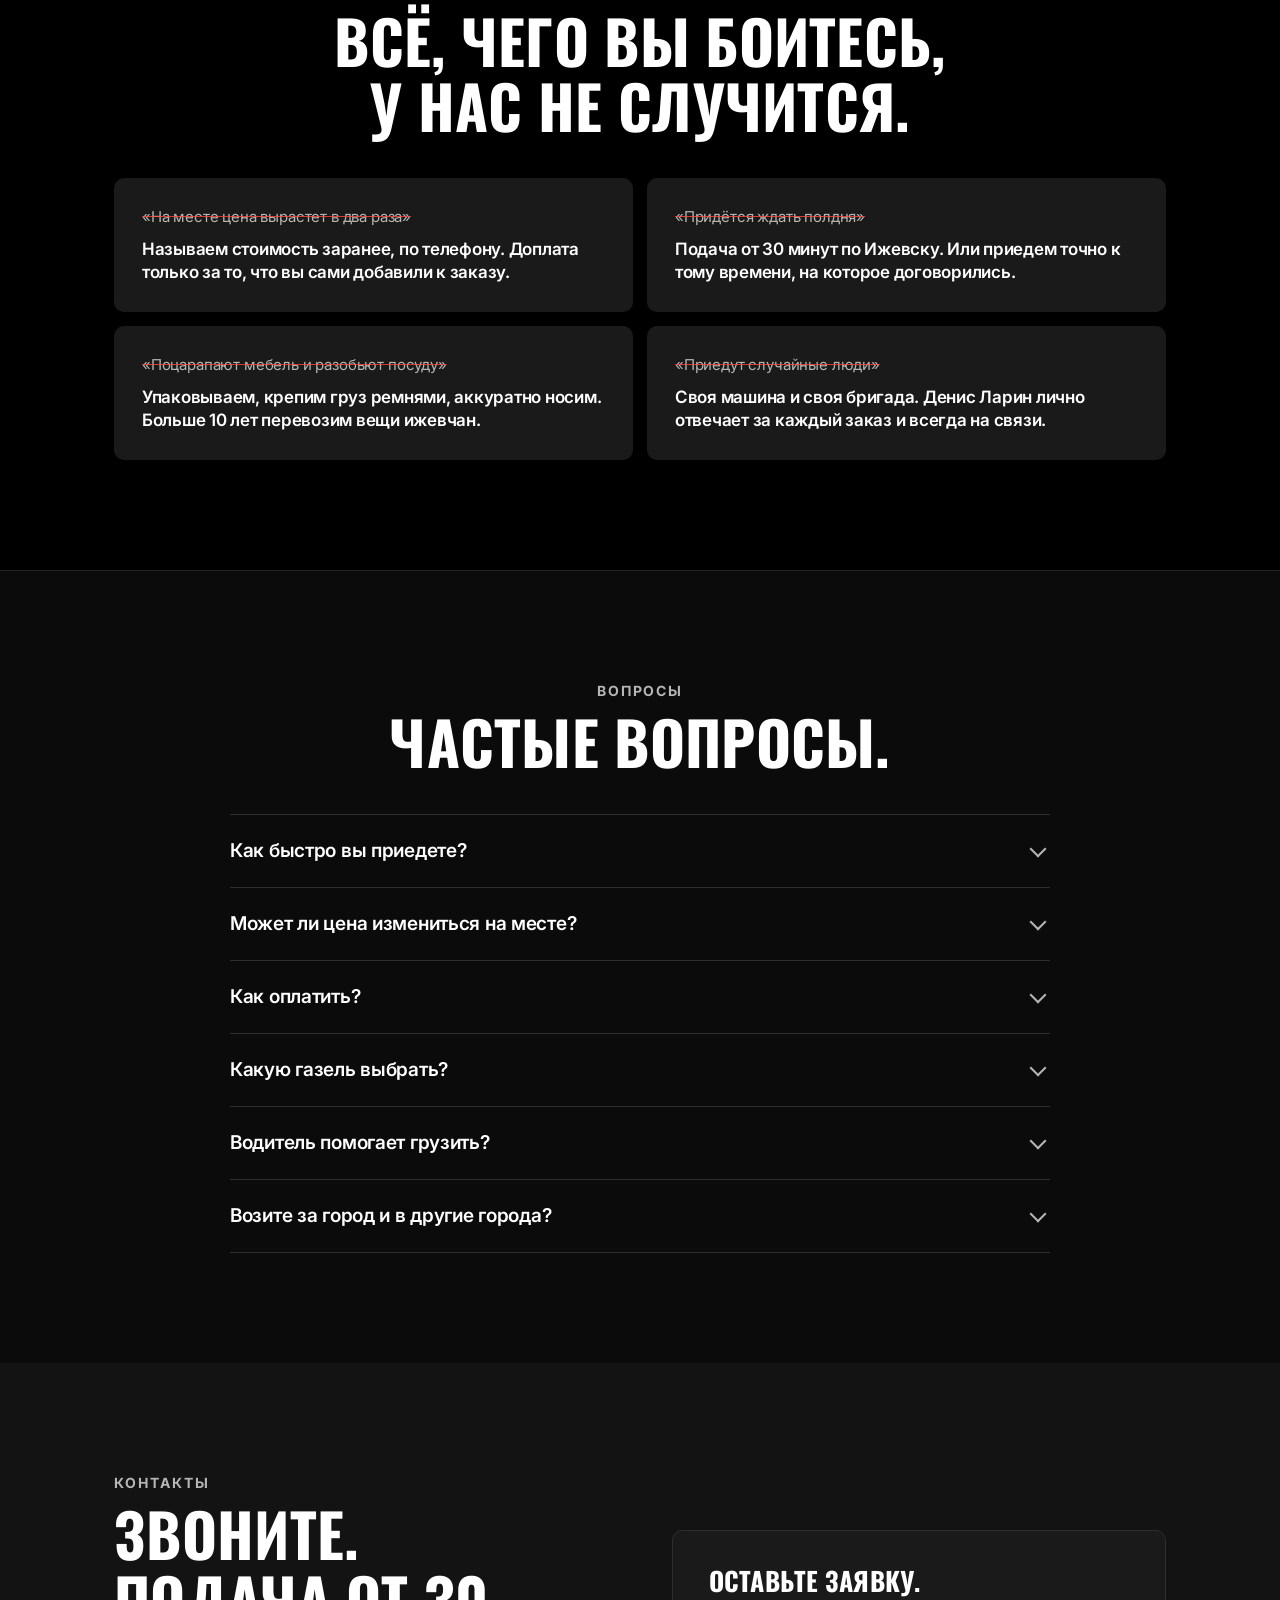
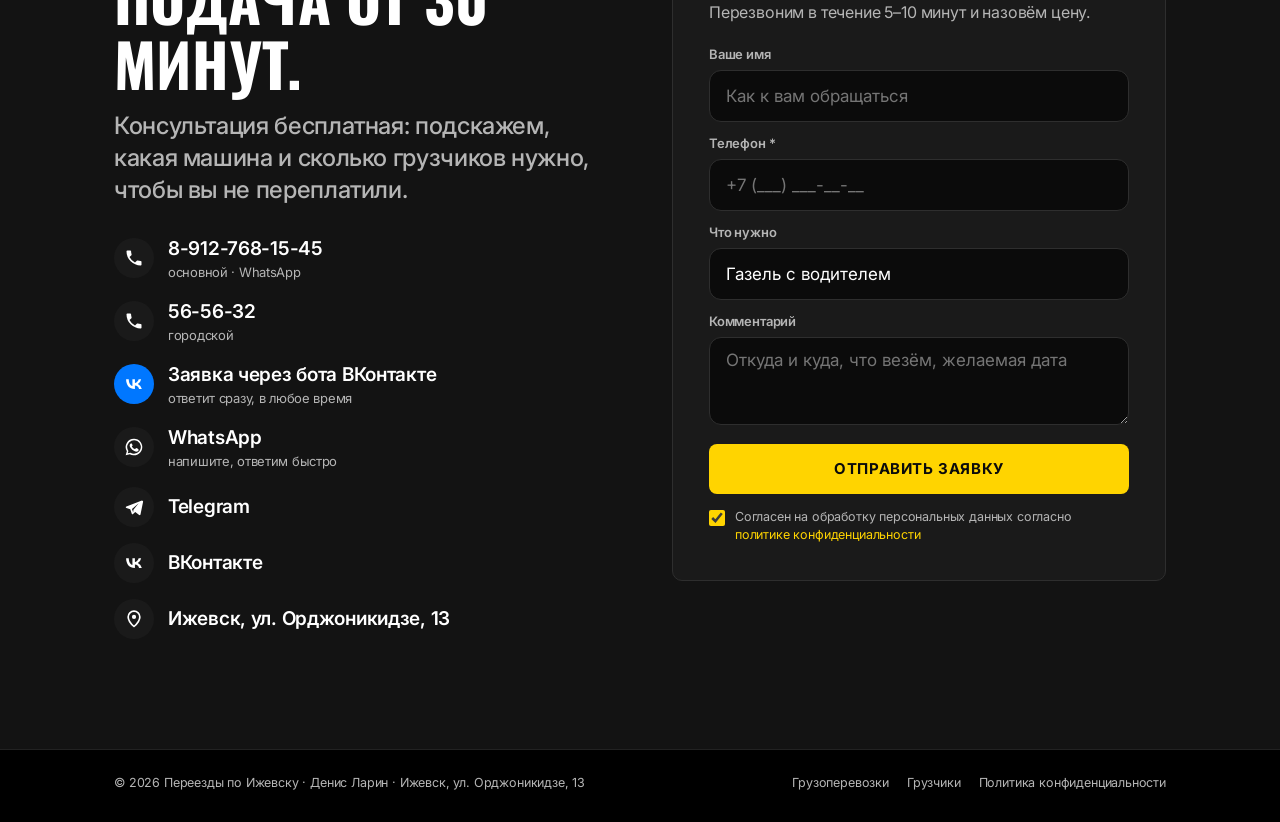
<file: gruzchiki/perevozki.html>
<!DOCTYPE html>
<html lang="ru">
<head>
<meta charset="UTF-8">
<meta name="viewport" content="width=device-width, initial-scale=1, viewport-fit=cover">
<title>Грузоперевозки в Ижевске: газели 4 и 6 м от 1500 ₽/час · подача 30 минут</title>
<meta name="description" content="Газель с водителем в Ижевске: переезды, мебель, стройматериалы, межгород. Газели 4 и 6 метров от 1500 ₽/час. Подача от 30 минут. Рассчитайте стоимость онлайн.">
<meta name="theme-color" content="#FBFBFD" media="(prefers-color-scheme: light)">
<meta name="theme-color" content="#000000" media="(prefers-color-scheme: dark)">
<meta property="og:title" content="Грузоперевозки в Ижевске: газели 4 и 6 м от 1500 ₽/час · подача 30 минут">
<meta property="og:description" content="Газель с водителем в Ижевске: переезды, мебель, стройматериалы, межгород. Газели 4 и 6 метров от 1500 ₽/час. Подача от 30 минут. Рассчитайте стоимость онлайн.">
<meta property="og:type" content="website">
<meta property="og:image" content="img/gazel.jpg">
<link rel="icon" href="data:image/svg+xml,%3Csvg xmlns='http://www.w3.org/2000/svg' viewBox='0 0 32 32'%3E%3Crect width='32' height='32' rx='8' fill='%23FFCC00'/%3E%3Cpath d='M6 11h12v10H6zM18 14h5l3 4v3h-8z' fill='%231D1D1F'/%3E%3Ccircle cx='10' cy='22' r='2.5' fill='%23fff'/%3E%3Ccircle cx='22' cy='22' r='2.5' fill='%23fff'/%3E%3C/svg%3E">
<link rel="preconnect" href="https://fonts.googleapis.com">
<link rel="preconnect" href="https://fonts.gstatic.com" crossorigin>
<link href="https://fonts.googleapis.com/css2?family=Inter:wght@400;500;600;700&display=swap" rel="stylesheet">
<link rel="stylesheet" href="assets/style.css">
<link rel="stylesheet" id="theme-css" href="assets/themes/vizitka.css">
<script>/* предпросмотр оформления: ?theme=vizitka */try{var t=new URLSearchParams(location.search).get("theme")||sessionStorage.getItem("theme");if(t&&/^[a-z]+$/.test(t)){sessionStorage.setItem("theme",t);document.getElementById("theme-css").href="assets/themes/"+t+".css";}}catch(e){}</script>
</head>
<body data-page="Грузоперевозки">
<svg width="0" height="0" style="position:absolute" aria-hidden="true">
  <symbol id="i-check" viewBox="0 0 24 24"><path fill="none" stroke="currentColor" stroke-width="2.4" stroke-linecap="round" stroke-linejoin="round" d="M5 12.5l4.5 4.5L19 7.5"/></symbol>
  <symbol id="i-x" viewBox="0 0 24 24"><path fill="none" stroke="currentColor" stroke-width="2.4" stroke-linecap="round" d="M6 6l12 12M18 6L6 18"/></symbol>
  <symbol id="i-phone" viewBox="0 0 24 24"><path fill="currentColor" d="M6.6 10.8a15.1 15.1 0 006.6 6.6l2.2-2.2c.3-.3.7-.4 1-.2 1.1.4 2.3.6 3.6.6.6 0 1 .4 1 1V20c0 .6-.4 1-1 1A17 17 0 013 4c0-.6.4-1 1-1h3.5c.6 0 1 .4 1 1 0 1.3.2 2.5.6 3.6.1.3 0 .7-.2 1l-2.3 2.2z"/></symbol>
  <symbol id="i-truck" viewBox="0 0 24 24"><path fill="none" stroke="currentColor" stroke-width="2" stroke-linejoin="round" d="M2 6h12v10H2zM14 9h4.5L22 13v3h-8z"/><circle cx="6.5" cy="17.5" r="2" fill="currentColor"/><circle cx="17.5" cy="17.5" r="2" fill="currentColor"/></symbol>
  <symbol id="i-box" viewBox="0 0 24 24"><path fill="none" stroke="currentColor" stroke-width="2" stroke-linejoin="round" d="M3 7.5L12 3l9 4.5v9L12 21l-9-4.5zM3 7.5l9 4.5 9-4.5M12 12v9"/></symbol>
  <symbol id="i-home" viewBox="0 0 24 24"><path fill="none" stroke="currentColor" stroke-width="2" stroke-linejoin="round" d="M3 11l9-7 9 7v9a1 1 0 01-1 1h-5v-6H9v6H4a1 1 0 01-1-1z"/></symbol>
  <symbol id="i-office" viewBox="0 0 24 24"><path fill="none" stroke="currentColor" stroke-width="2" stroke-linejoin="round" d="M4 21V4h11v17M15 9h5v12M2 21h20M8 8h3M8 12h3M8 16h3"/></symbol>
  <symbol id="i-people" viewBox="0 0 24 24"><circle cx="9" cy="8" r="3.5" fill="none" stroke="currentColor" stroke-width="2"/><path fill="none" stroke="currentColor" stroke-width="2" stroke-linecap="round" d="M2.5 20c.6-3.6 3.2-5.5 6.5-5.5s5.9 1.9 6.5 5.5M16 4.8a3.5 3.5 0 010 6.4M18.5 14.8c1.7.8 2.7 2.5 3 5.2"/></symbol>
  <symbol id="i-trash" viewBox="0 0 24 24"><path fill="none" stroke="currentColor" stroke-width="2" stroke-linecap="round" stroke-linejoin="round" d="M4 7h16M9 7V4h6v3M6 7l1 14h10l1-14M10 11v6M14 11v6"/></symbol>
  <symbol id="i-piano" viewBox="0 0 24 24"><path fill="none" stroke="currentColor" stroke-width="2" stroke-linejoin="round" d="M3 5h18v14H3zM3 13h18M8 13v6M13 13v6M18 13v6"/><path fill="currentColor" d="M6.5 13h3v3.5h-3zM16.5 13h3v3.5h-3z"/></symbol>
  <symbol id="i-shield" viewBox="0 0 24 24"><path fill="none" stroke="currentColor" stroke-width="2" stroke-linejoin="round" d="M12 3l8 3v6c0 4.5-3.4 8-8 9-4.6-1-8-4.5-8-9V6z"/><path fill="none" stroke="currentColor" stroke-width="2" stroke-linecap="round" stroke-linejoin="round" d="M8.5 12l2.5 2.5 4.5-5"/></symbol>
  <symbol id="i-clock" viewBox="0 0 24 24"><circle cx="12" cy="12" r="9" fill="none" stroke="currentColor" stroke-width="2"/><path fill="none" stroke="currentColor" stroke-width="2" stroke-linecap="round" d="M12 7v5l3 2"/></symbol>
  <symbol id="i-doc" viewBox="0 0 24 24"><path fill="none" stroke="currentColor" stroke-width="2" stroke-linejoin="round" d="M6 3h8l4 4v14H6zM14 3v4h4M9 12h6M9 16h6"/></symbol>
  <symbol id="i-ruble" viewBox="0 0 24 24"><path fill="none" stroke="currentColor" stroke-width="2" stroke-linecap="round" d="M8 21V4h5.5a4 4 0 010 8H6M6 16h9"/></symbol>
  <symbol id="i-tool" viewBox="0 0 24 24"><path fill="none" stroke="currentColor" stroke-width="2" stroke-linejoin="round" d="M14.5 6.5a4 4 0 015 5L11 20a2.1 2.1 0 01-3-3l8.5-8.5M14.5 6.5l3 3"/></symbol>
  <symbol id="i-gift" viewBox="0 0 24 24"><path fill="none" stroke="currentColor" stroke-width="2" stroke-linejoin="round" d="M3 9h18v4H3zM5 13h14v8H5zM12 9v12M12 9c-2-4-6-4-6-1.5S10 9 12 9zm0 0c2-4 6-4 6-1.5S14 9 12 9z"/></symbol>
  <symbol id="i-chat" viewBox="0 0 24 24"><path fill="none" stroke="currentColor" stroke-width="2" stroke-linejoin="round" d="M4 5h16v11H9l-5 4z"/></symbol>
  <symbol id="i-tg" viewBox="0 0 24 24"><path fill="currentColor" d="M21.5 4.3L2.9 11.5c-1 .4-1 1.5 0 1.8l4.6 1.4 1.8 5.4c.2.7 1.1.9 1.6.4l2.6-2.4 4.7 3.5c.6.4 1.4.1 1.6-.6l3.1-15.2c.2-.9-.6-1.6-1.4-1.3zM9.6 14.3l8-6.9-6.3 7.9-.3 2.9z"/></symbol>
  <symbol id="i-vk" viewBox="0 0 24 24"><path fill="currentColor" d="M12.8 18C6.4 18 2.7 13.6 2.5 6.3h3.2c.1 5.4 2.5 7.6 4.4 8.1V6.3h3v4.6c1.9-.2 3.8-2.3 4.5-4.6h3a8.9 8.9 0 01-4 5.8 9.3 9.3 0 014.8 5.9h-3.3a5.8 5.8 0 00-5-4.2V18z"/></symbol>
  <symbol id="i-pin" viewBox="0 0 24 24"><path fill="none" stroke="currentColor" stroke-width="2" stroke-linejoin="round" d="M12 21s-7-6.2-7-11.5a7 7 0 0114 0C19 14.8 12 21 12 21z"/><circle cx="12" cy="9.5" r="2.5" fill="currentColor"/></symbol>
  <symbol id="i-evac" viewBox="0 0 24 24"><path fill="none" stroke="currentColor" stroke-width="2" stroke-linejoin="round" stroke-linecap="round" d="M2 17V13h9l2-4h4l3 4v4M2 13l8-7M10 6l2 3M6 17h8"/><circle cx="6" cy="17.5" r="2" fill="currentColor"/><circle cx="17" cy="17.5" r="2" fill="currentColor"/></symbol>
  <symbol id="i-wa" viewBox="0 0 24 24"><path fill="currentColor" d="M12 2a10 10 0 00-8.6 15.1L2 22l5-1.3A10 10 0 1012 2zm0 18.2a8.2 8.2 0 01-4.2-1.2l-.3-.2-3 .8.8-2.9-.2-.3A8.2 8.2 0 1112 20.2zm4.5-6.1c-.2-.1-1.5-.7-1.7-.8s-.4-.1-.6.1-.7.8-.8 1-.3.2-.5.1a6.7 6.7 0 01-3.3-2.9c-.3-.4.3-.4.7-1.3.1-.2 0-.3 0-.4l-.8-1.8c-.2-.5-.4-.4-.6-.4h-.5a1 1 0 00-.7.3 3 3 0 00-.9 2.2 5.2 5.2 0 001.1 2.7 11.8 11.8 0 004.5 4c1.7.7 2.3.8 3.2.6a2.7 2.7 0 001.8-1.2 2.2 2.2 0 00.1-1.2c0-.1-.2-.2-.4-.3z"/></symbol>
</svg>
<header class="top">
  <div class="wrap top-in">
    <a class="logo" href="index.html" aria-label="На главную">
      <span class="logo-mark"><svg><use href="#i-truck"/></svg></span>
      <span><span data-cfg="brand">Переезды по Ижевску</span><small><span data-cfg="person">Денис Ларин</span> · грузоперевозки</small></span>
    </a>
    <nav class="top-nav" aria-label="Разделы">
      <a href="index.html">Главная</a>
      <a href="perevozki.html" class="active" aria-current="page">Грузоперевозки</a>
      <a href="gruzchiki.html">Грузчики</a>
      <a href="index.html#prices">Цены</a>
      <a href="#contacts">Контакты</a>
    </nav>
    <div class="top-phone">
      <a class="tel js-tel" href="tel:+79127681545" data-goal="phone_click"><span data-cfg="phone">8-912-768-15-45</span></a>
      <button class="btn btn-accent js-open" data-src="Шапка: перезвоните" type="button">Перезвоните мне</button>
    </div>
  </div>
</header>
<main id="top">
<section class="hero">
  <div class="wrap hero-in">
    <div class="hero-text">
      <span class="eyebrow y">Грузоперевозки</span>
      <h1>Газель к подъезду<br>через <span class="y">30 минут.</span></h1>
      <p class="lead-text">Газели 4 и 6 метров по Ижевску, Удмуртии и межгороду.<br>От 1500 ₽ в час.</p>
      <div class="cta-row">
      <a class="btn btn-vkb js-bot" data-bot="perevozki" data-goal="messenger_click" href="https://vk.ru/denislarin30" target="_blank" rel="noopener"><svg><use href="#i-vk"/></svg> Записаться ВКонтакте</a>
      <a class="btn btn-accent" href="#calc">Рассчитать стоимость</a>
        <a class="btn btn-ghost js-tel" href="tel:+79127681545" data-goal="phone_click"><svg><use href="#i-phone"/></svg> <span data-cfg="phone">8-912-768-15-45</span></a>
      </div>
      <p class="hero-note">Цену называем до начала работ</p>
    </div>
    <div class="hero-photo"><img src="img/gazel.jpg" alt="Газель компании и Денис Ларин" width="768" height="1024" fetchpriority="high"></div>
  </div>
</section>
<div class="trust">
  <div class="wrap trust-grid">
    <div><b>30 мин</b><span>подача по Ижевску</span></div>
    <div><b>4 и 6 м</b><span>газели в работе</span></div>
    <div><b>10+ лет</b><span>на рынке Ижевска</span></div>
    <div><b>7,6 тыс.</b><span>подписчиков ВКонтакте</span></div>
  </div>
</div>
<section id="calc" class="alt">
  <div class="wrap center">
    <span class="eyebrow y">Калькулятор</span>
    <h2>Сколько стоит ваша перевозка?</h2>
    <p class="lead-text">Несколько вопросов, и вы увидите цену. Точную сумму подтвердим по телефону.</p>
  </div>
  <div class="wrap">
    <div class="wiz-wrap">
      <div class="wiz" data-wizard="perevozki" aria-live="polite"></div>
      <aside class="wiz-side">
        <div class="card">
          <h3>Удобнее ВКонтакте?</h3>
          <p style="color:var(--ink-soft);font-size:15px;margin-bottom:14px">Оставьте заявку нашему боту в сообщениях ВКонтакте. Это займёт минуту.</p>
          <a class="btn btn-vkb btn-block js-bot" data-bot="perevozki" data-goal="messenger_click" href="https://vk.ru/denislarin30" target="_blank" rel="noopener"><svg><use href="#i-vk"/></svg> Написать боту</a>
        </div>
        <div class="card">
          <h3>Проще позвонить?</h3>
          <a class="big js-tel" href="tel:+79127681545" data-goal="phone_click" data-cfg="phone">8-912-768-15-45</a>
          <p style="color:var(--ink-soft);font-size:15px;margin-top:6px">Посчитаем по телефону за пару минут.</p>
        </div>
        <div class="card">
          <h3>Что входит в цену</h3>
          <ul>
            <li><svg><use href="#i-check"/></svg> Подача к подъезду от 30 минут</li>
            <li><svg><use href="#i-check"/></svg> Ремни и крепление груза</li>
            <li><svg><use href="#i-check"/></svg> Стоимость называем до начала работ</li>
            <li><svg><use href="#i-check"/></svg> Оплата после выполнения</li>
          </ul>
        </div>
      </aside>
    </div>
    <a class="tg-line js-bot" data-bot="perevozki" data-goal="messenger_click" href="https://vk.ru/denislarin30" target="_blank" rel="noopener"><svg><use href="#i-vk"/></svg> Удобнее ВКонтакте? Оставить заявку через бота ›</a>
  </div>
</section>
<section id="services" class="">
  <div class="wrap center">
    <span class="eyebrow">Услуги</span>
    <h2>Перевезём что угодно.</h2>
  </div>
  <div class="wrap">
    <div class="grid g3">
      <article class="svc">
        <div class="svc-ico"><svg><use href="#i-home"/></svg></div>
        <h3>Квартирный переезд</h3>
        <p>Разберём мебель, упакуем, погрузим и расставим по комнатам на новом месте.</p>
        <div class="price"><b>от 1500 ₽/ч</b><a href="#" class="js-open" data-src="Услуга: квартирный переезд">Заказать ›</a></div>
      </article>
      <article class="svc">
        <div class="svc-ico"><svg><use href="#i-office"/></svg></div>
        <h3>Офисный переезд</h3>
        <p>Перевезём офис в выходные или вечером, чтобы работа не встала.</p>
        <div class="price"><b>от 1500 ₽/ч</b><a href="#" class="js-open" data-src="Услуга: офисный переезд">Заказать ›</a></div>
      </article>
      <article class="svc">
        <div class="svc-ico"><svg><use href="#i-box"/></svg></div>
        <h3>Мебель и техника</h3>
        <p>Диван, шкаф, холодильник, стиральная машина. Из магазина или между квартирами.</p>
        <div class="price"><b>от 1500 ₽/ч</b><a href="#" class="js-open" data-src="Услуга: мебель и техника">Заказать ›</a></div>
      </article>
      <article class="svc">
        <div class="svc-ico"><svg><use href="#i-tool"/></svg></div>
        <h3>Стройматериалы</h3>
        <p>Гипсокартон, профиль, мешки, плитка. С подъёмом на этаж грузчиками.</p>
        <div class="price"><b>от 1500 ₽/ч</b><a href="#" class="js-open" data-src="Услуга: стройматериалы">Заказать ›</a></div>
      </article>
      <article class="svc">
        <div class="svc-ico"><svg><use href="#i-pin"/></svg></div>
        <h3>Межгород</h3>
        <p>Воткинск, Сарапул, Можга, Глазов и дальше по России.</p>
        <div class="price"><b>по договорённости</b><a href="#" class="js-open" data-src="Услуга: межгород">Заказать ›</a></div>
      </article>
      <article class="svc">
        <div class="svc-ico"><svg><use href="#i-evac"/></svg></div>
        <h3>Эвакуатор</h3>
        <p>Эвакуация легковых автомобилей по Ижевску и пригороду.</p>
        <div class="price"><b>от 2500 ₽</b><a href="#" class="js-open" data-src="Услуга: эвакуатор">Заказать ›</a></div>
      </article>
    </div>
  </div>
</section>
<section id="prices" class="alt">
  <div class="wrap center">
    <span class="eyebrow">Цены</span>
    <h2>Честные цены.</h2>
    <p class="lead-text">Стоимость называем заранее, до начала работ.</p>
  </div>
  <div class="wrap" style="max-width:820px">
    <div class="ptable">
      <div class="prow"><div>Газель 4 м<small>квартира 1–2 комнаты, мебель, техника</small></div><b>от 1500 ₽/ч</b></div>
      <div class="prow"><div>Газель 6 м<small>квартира 3+ комнат, дом, офис</small></div><b>от 1500 ₽/ч</b></div>
      <div class="prow"><div>Грузчик<small>погрузка, разгрузка, подъём на этаж</small></div><b>от 700 ₽/ч</b></div>
      <div class="prow"><div>Эвакуатор<small>по Ижевску</small></div><b>от 2500 ₽</b></div>
      <div class="prow"><div>Межгород<small>Удмуртия и Россия</small></div><b>по договорённости</b></div>
    </div>
    <p class="price-note">Не знаете, что выбрать? <a href="#" class="js-open" data-src="Цены: помочь с выбором">Оставьте заявку</a>, подберём самый выгодный вариант.</p>
  </div>
</section>
<section id="about">
  <div class="wrap about">
    <figure class="about-photo"><img src="img/gazel.jpg" alt="Денис Ларин у своей газели" width="768" height="1024" loading="lazy"><figcaption><b>Денис Ларин</b>руководитель, лично отвечает за каждый заказ</figcaption></figure>
    <div>
      <span class="eyebrow y">Денис Ларин — Легенда</span>
      <h2>Не диспетчерская.<br>Своя машина и своя бригада.</h2>
      <p>Многие «компании» по грузоперевозкам просто перепродают заказы случайным водителям. Никто не знает, кто приедет и в каком состоянии.</p>
      <p>У нас иначе: больше 10 лет работаем на своих газелях, грузчиков знаем лично, а на связи с вами сам руководитель.</p>
      <ul>
        <li><svg><use href="#i-check"/></svg> Газели 4 и 6 метров, эвакуатор</li>
        <li><svg><use href="#i-check"/></svg> Свои грузчики и разнорабочие</li>
        <li><svg><use href="#i-check"/></svg> Денис на связи в Telegram, WhatsApp и ВКонтакте</li>
        <li><svg><use href="#i-check"/></svg> 7,6 тыс. подписчиков ВКонтакте: нас знают в Ижевске</li>
      </ul>
      <div class="cta-row">
        <button class="btn btn-accent js-open" type="button" data-src="Кто мы: заказать">Заказать</button>
        <a class="more js-vk" href="https://vk.ru/denislarin30" target="_blank" rel="noopener" data-goal="messenger_click">Мы во ВКонтакте</a>
      </div>
    </div>
  </div>
</section>
<section class="dark-sec">
  <div class="wrap center">
    <span class="eyebrow">Почему мы</span>
    <h2>Всё, чего вы боитесь,<br>у нас не случится.</h2>
  </div>
  <div class="wrap">
    <div class="pains">
      <div class="pain"><div class="no">«На месте цена вырастет в два раза»</div><div class="yes">Называем стоимость заранее, по телефону. Доплата только за то, что вы сами добавили к заказу.</div></div>
      <div class="pain"><div class="no">«Придётся ждать полдня»</div><div class="yes">Подача от 30 минут по Ижевску. Или приедем точно к тому времени, на которое договорились.</div></div>
      <div class="pain"><div class="no">«Поцарапают мебель и разобьют посуду»</div><div class="yes">Упаковываем, крепим груз ремнями, аккуратно носим. Больше 10 лет перевозим вещи ижевчан.</div></div>
      <div class="pain"><div class="no">«Приедут случайные люди»</div><div class="yes">Своя машина и своя бригада. Денис Ларин лично отвечает за каждый заказ и всегда на связи.</div></div>
    </div>
  </div>
</section>
<section id="faq" class="">
  <div class="wrap center">
    <span class="eyebrow">Вопросы</span>
    <h2>Частые вопросы.</h2>
  </div>
  <div class="wrap">
    <div class="faq">
      <details><summary>Как быстро вы приедете?</summary><p>По Ижевску подача от 30 минут, если есть свободная машина или бригада. На выходные и конец месяца лучше бронировать заранее.</p></details>
      <details><summary>Может ли цена измениться на месте?</summary><p>Стоимость называем заранее. Меняется она только если вы сами добавите работу, например решите вывезти ещё и гараж.</p></details>
      <details><summary>Как оплатить?</summary><p>По факту, после выполнения работы. Наличными или переводом.</p></details>
      <details><summary>Какую газель выбрать?</summary><p>Газели 4 м хватает для переезда 1–2-комнатной квартиры или перевозки мебели. Газель 6 м берут для 3-комнатных квартир, домов и офисов. Сомневаетесь? Позвоните, подскажем.</p></details>
      <details><summary>Водитель помогает грузить?</summary><p>Водитель помогает с погрузкой и крепит груз. Для тяжёлой мебели и подъёма на этаж лучше заказать грузчиков, это можно отметить в калькуляторе.</p></details>
      <details><summary>Возите за город и в другие города?</summary><p>Да, по Удмуртии и России. Стоимость межгорода считаем индивидуально, позвоните или оставьте заявку.</p></details>
    </div>
  </div>
</section>
<section class="alt" id="contacts">
  <div class="wrap final-grid">
    <div>
      <span class="eyebrow">Контакты</span>
      <h2>Звоните.<br>Подача от 30 минут.</h2>
      <p class="lead-text">Консультация бесплатная: подскажем, какая машина и сколько грузчиков нужно, чтобы вы не переплатили.</p>
      <div class="contacts">
        <a class="js-tel" href="tel:+79127681545" data-goal="phone_click"><span class="ci"><svg><use href="#i-phone"/></svg></span><span><span data-cfg="phone">8-912-768-15-45</span><small>основной · WhatsApp</small></span></a>
        <a class="js-tel2" href="tel:+73412565632" data-goal="phone_click"><span class="ci"><svg><use href="#i-phone"/></svg></span><span><span data-cfg="phone2">56-56-32</span><small>городской</small></span></a>
        <a class="js-bot" data-bot="perevozki" href="https://vk.ru/denislarin30" data-goal="messenger_click" target="_blank" rel="noopener"><span class="ci" style="background:#0077FF;color:#fff"><svg><use href="#i-vk"/></svg></span><span>Заявка через бота ВКонтакте<small>ответит сразу, в любое время</small></span></a>
        <a class="js-wa" href="https://wa.me/79127681545" data-goal="messenger_click" target="_blank" rel="noopener"><span class="ci"><svg><use href="#i-wa"/></svg></span><span>WhatsApp<small>напишите, ответим быстро</small></span></a>
        <a class="js-tg" href="https://t.me/vladospa" data-goal="messenger_click" target="_blank" rel="noopener"><span class="ci"><svg><use href="#i-tg"/></svg></span><span>Telegram</span></a>
        <a class="js-vk" href="https://vk.ru/denislarin30" data-goal="messenger_click" target="_blank" rel="noopener"><span class="ci"><svg><use href="#i-vk"/></svg></span><span>ВКонтакте</span></a>
        <div><span class="ci"><svg><use href="#i-pin"/></svg></span><span><span data-cfg="address">Ижевск, ул. Орджоникидзе, 13</span></span></div>
      </div>
    </div>
    <form class="card js-lead" data-src="Контакты: форма" novalidate>
      <div class="form-body">
        <h3>Оставьте заявку.</h3>
        <p class="muted">Перезвоним в течение 5–10 минут и назовём цену.</p>
        <label class="field"><span>Ваше имя</span><input name="name" autocomplete="given-name" placeholder="Как к вам обращаться"></label>
        <label class="field"><span>Телефон *</span><input name="phone" type="tel" inputmode="tel" autocomplete="tel" placeholder="+7 (___) ___-__-__" required></label>
        <label class="field"><span>Что нужно</span><select name="service"><option>Квартирный переезд</option><option selected>Газель с водителем</option><option>Грузчики</option><option>Разнорабочие</option><option>Эвакуатор</option><option>Другое</option></select></label>
        <label class="field"><span>Комментарий</span><textarea name="comment" placeholder="Откуда и куда, что везём, желаемая дата"></textarea></label>
        <button class="btn btn-accent btn-block" type="submit">Отправить заявку</button>
        <label class="consent"><input type="checkbox" name="consent" checked required> <span>Согласен на обработку персональных данных согласно <a href="privacy.html" target="_blank">политике конфиденциальности</a></span></label>
        <div class="form-err" role="alert"></div>
      </div>
      <div class="form-ok" role="status">
        <svg><use href="#i-check"/></svg>
        <h3>Заявка у нас!</h3>
        <p class="muted">Перезвоним в течение 5–10 минут. Срочно? Звоните: <a class="js-tel" href="tel:+79127681545" data-goal="phone_click"><b data-cfg="phone">8-912-768-15-45</b></a></p>
      </div>
    </form>
  </div>
</section>
</main>

<footer>
  <div class="wrap">
    <div>© <span id="year"></span> <span data-cfg="brand">Переезды по Ижевску</span> · <span data-cfg="person">Денис Ларин</span> · <span data-cfg="address">Ижевск, ул. Орджоникидзе, 13</span> <span data-cfg="legal" data-optional></span></div>
    <nav><a href="perevozki.html">Грузоперевозки</a><a href="gruzchiki.html">Грузчики</a><a href="privacy.html">Политика конфиденциальности</a></nav>
  </div>
</footer>

<nav class="mbar" aria-label="Быстрая связь">
  <a class="m-call js-tel" href="tel:+79127681545" data-goal="phone_click"><svg><use href="#i-phone"/></svg> Звонок</a>
  <a class="m-msg js-wa" href="https://wa.me/79127681545" data-goal="messenger_click" target="_blank" rel="noopener"><svg><use href="#i-wa"/></svg> WhatsApp</a>
  <button class="m-lead js-open" data-src="Моб. панель: узнать цену" type="button">Узнать цену</button>
</nav>

<div class="modal" id="modal" role="dialog" aria-modal="true" aria-labelledby="modalTitle">
  <form class="card js-lead" data-src="Всплывающая форма" novalidate>
    <button class="modal-x" type="button" aria-label="Закрыть">×</button>
    <div class="form-body">
      <h3 id="modalTitle">Перезвоним за 5 минут.</h3>
      <p class="muted">Назовём цену и ответим на вопросы.</p>
      <label class="field"><span>Ваше имя</span><input name="name" autocomplete="given-name" placeholder="Как к вам обращаться"></label>
      <label class="field"><span>Телефон *</span><input name="phone" type="tel" inputmode="tel" autocomplete="tel" placeholder="+7 (___) ___-__-__" required></label>
      <button class="btn btn-accent btn-block" type="submit">Жду звонка</button>
      <label class="consent"><input type="checkbox" name="consent" checked required> <span>Согласен с <a href="privacy.html" target="_blank">политикой конфиденциальности</a></span></label>
      <div class="form-err" role="alert"></div>
    </div>
    <div class="form-ok" role="status">
      <svg><use href="#i-check"/></svg>
      <h3>Заявка принята!</h3>
      <p class="muted">Перезвоним в течение 5–10 минут.</p>
    </div>
  </form>
</div>

<script src="assets/config.js"></script>
<script src="assets/site.js"></script>
<script src="assets/wizard.js"></script>
</body>
</html>
</file>
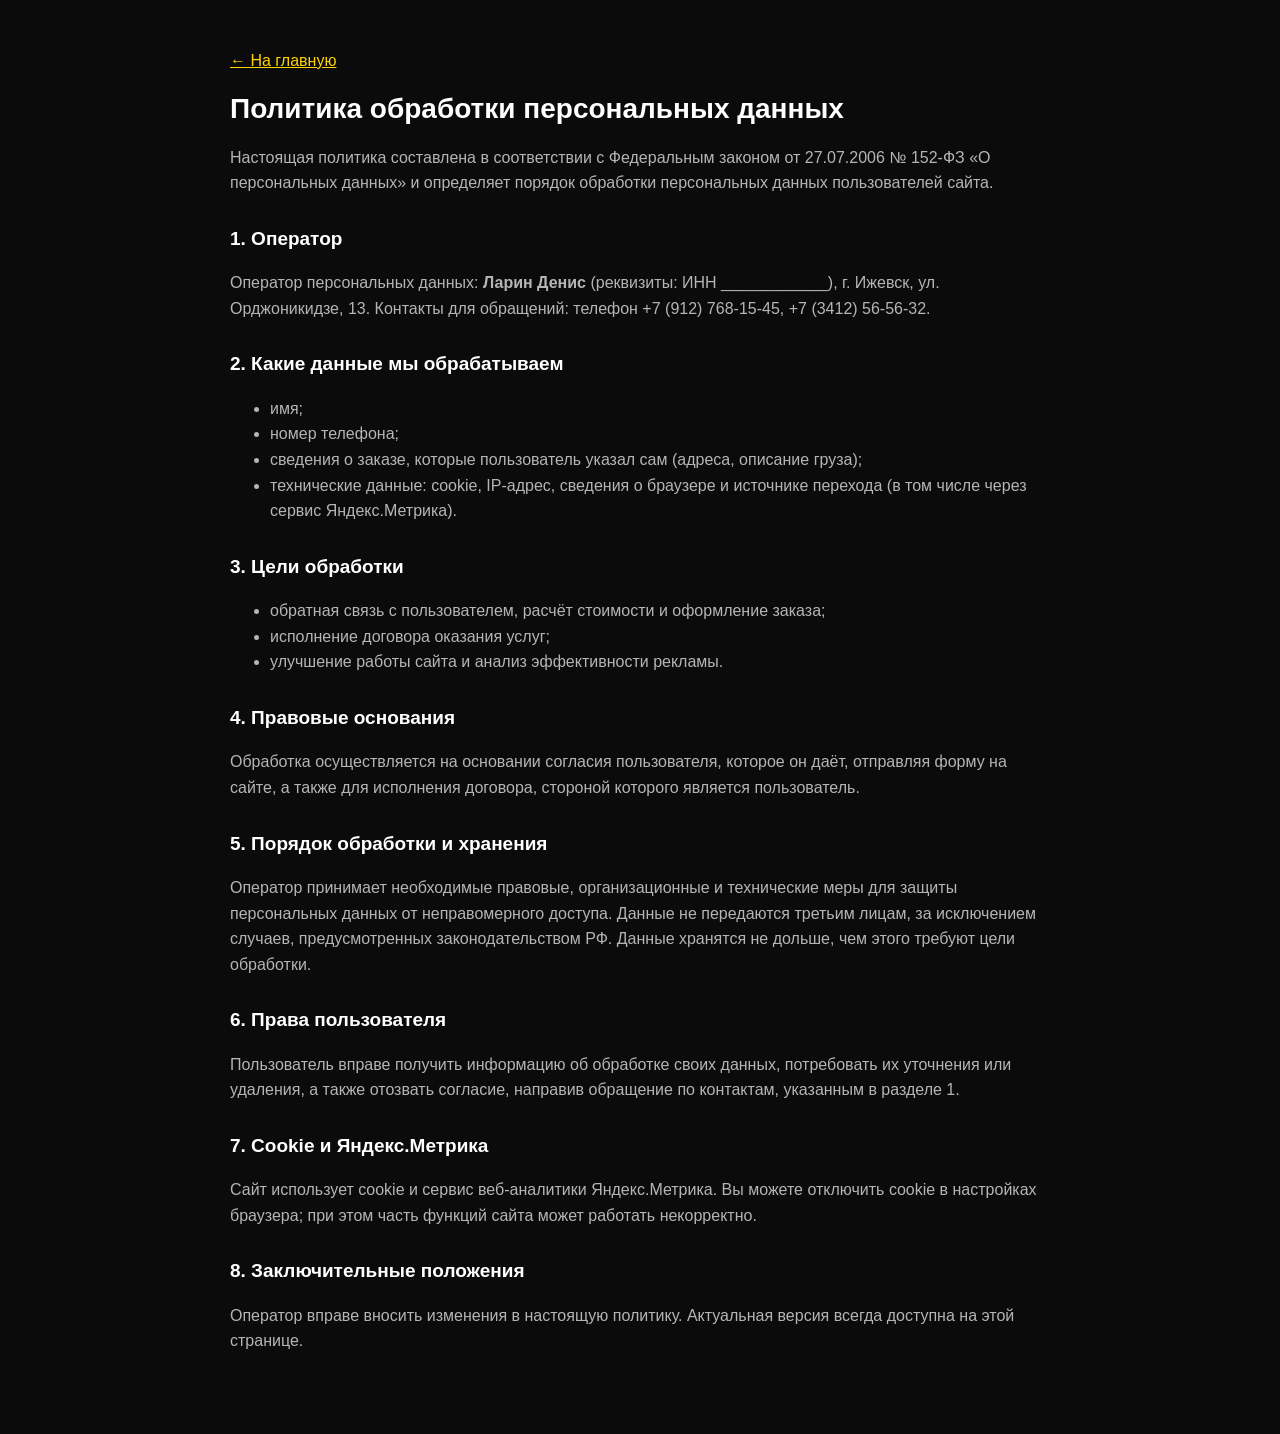
<file: gruzchiki/privacy.html>
<!DOCTYPE html>
<html lang="ru">
<head>
<meta charset="UTF-8">
<meta name="viewport" content="width=device-width, initial-scale=1">
<title>Политика конфиденциальности</title>
<meta name="robots" content="noindex">
<style>
  :root{--bg:#0B0B0B;--ink:#FFFFFF;--soft:#B5B5B5;--accent:#FFD400}
  @media (prefers-color-scheme: dark){:root:not([data-theme="light"]){--bg:#111317;--ink:#F1EFEA;--soft:#A3A8B5}}
  :root[data-theme="dark"]{--bg:#111317;--ink:#F1EFEA;--soft:#A3A8B5}
  body{margin:0;background:var(--bg);color:var(--ink);font:16px/1.6 -apple-system,BlinkMacSystemFont,'SF Pro Text','Inter','Helvetica Neue',Arial,sans-serif}
  main{max-width:820px;margin:0 auto;padding:32px 16px 64px}
  h1{font-size:28px;line-height:1.2} h2{font-size:19px;margin-top:28px}
  p,li{color:var(--soft)} a{color:var(--accent)}
</style>
</head>
<body>
<main>
<p><a href="index.html">← На главную</a></p>
<h1>Политика обработки персональных данных</h1>
<p>Настоящая политика составлена в соответствии с Федеральным законом от 27.07.2006 № 152-ФЗ «О персональных данных» и определяет порядок обработки персональных данных пользователей сайта.</p>

<h2>1. Оператор</h2>
<p>Оператор персональных данных: <b>Ларин Денис</b> (реквизиты: ИНН ____________), г. Ижевск, ул. Орджоникидзе, 13. Контакты для обращений: телефон +7 (912) 768-15-45, +7 (3412) 56-56-32.</p>

<h2>2. Какие данные мы обрабатываем</h2>
<ul>
  <li>имя;</li>
  <li>номер телефона;</li>
  <li>сведения о заказе, которые пользователь указал сам (адреса, описание груза);</li>
  <li>технические данные: cookie, IP-адрес, сведения о браузере и источнике перехода (в том числе через сервис Яндекс.Метрика).</li>
</ul>

<h2>3. Цели обработки</h2>
<ul>
  <li>обратная связь с пользователем, расчёт стоимости и оформление заказа;</li>
  <li>исполнение договора оказания услуг;</li>
  <li>улучшение работы сайта и анализ эффективности рекламы.</li>
</ul>

<h2>4. Правовые основания</h2>
<p>Обработка осуществляется на основании согласия пользователя, которое он даёт, отправляя форму на сайте, а также для исполнения договора, стороной которого является пользователь.</p>

<h2>5. Порядок обработки и хранения</h2>
<p>Оператор принимает необходимые правовые, организационные и технические меры для защиты персональных данных от неправомерного доступа. Данные не передаются третьим лицам, за исключением случаев, предусмотренных законодательством РФ. Данные хранятся не дольше, чем этого требуют цели обработки.</p>

<h2>6. Права пользователя</h2>
<p>Пользователь вправе получить информацию об обработке своих данных, потребовать их уточнения или удаления, а также отозвать согласие, направив обращение по контактам, указанным в разделе 1.</p>

<h2>7. Cookie и Яндекс.Метрика</h2>
<p>Сайт использует cookie и сервис веб-аналитики Яндекс.Метрика. Вы можете отключить cookie в настройках браузера; при этом часть функций сайта может работать некорректно.</p>

<h2>8. Заключительные положения</h2>
<p>Оператор вправе вносить изменения в настоящую политику. Актуальная версия всегда доступна на этой странице.</p>
</main>
</body>
</html>
</file>
<file: gruzchiki/assets/style.css>
/* Стиль в духе apple.com: крупная типографика, много воздуха, мягкие карточки,
   полупрозрачная шапка. Акцент — жёлтый с визитки. */
:root{
  --bg:#FFFFFF;
  --bg-alt:#F5F5F7;
  --card:#FFFFFF;
  --ink:#1D1D1F;
  --ink-soft:#6E6E73;
  --line:#D2D2D7;
  --accent:#FFCC00;
  --accent-hover:#F2BF00;
  --accent-ink:#1D1D1F;
  --accent-soft:#FFF6D1;
  --link:#0066CC;
  --dark:#000000;
  --dark-card:#1D1D1F;
  --dark-ink:#F5F5F7;
  --dark-soft:#A1A1A6;
  --ok:#1E9E4A;
  --err:#D70015;
  --radius:22px;
  --radius-s:14px;
  --shadow:0 4px 24px rgba(0,0,0,.06);
  --nav-bg:rgba(251,251,253,.8);
  --nav-ink:#1D1D1F;
}
@media (prefers-color-scheme: dark){
  :root:not([data-theme="light"]){
    --bg:#000000;
    --bg-alt:#101012;
    --card:#1C1C1E;
    --ink:#F5F5F7;
    --ink-soft:#A1A1A6;
    --line:#38383C;
    --accent-soft:#3A3000;
    --link:#2997FF;
    --dark-card:#1C1C1E;
    --shadow:0 4px 24px rgba(0,0,0,.4);
    --nav-bg:rgba(22,22,23,.8);
    --nav-ink:#F5F5F7;
  }
}
:root[data-theme="dark"]{
  --bg:#000000;
  --bg-alt:#101012;
  --card:#1C1C1E;
  --ink:#F5F5F7;
  --ink-soft:#A1A1A6;
  --line:#38383C;
  --accent-soft:#3A3000;
  --link:#2997FF;
  --dark-card:#1C1C1E;
  --shadow:0 4px 24px rgba(0,0,0,.4);
  --nav-bg:rgba(22,22,23,.8);
  --nav-ink:#F5F5F7;
}

*{box-sizing:border-box;margin:0;padding:0}
html{scroll-behavior:smooth;-webkit-text-size-adjust:100%}
body{
  font-family:-apple-system,BlinkMacSystemFont,"SF Pro Text","SF Pro Display","Inter","Helvetica Neue",Arial,sans-serif;
  background:var(--bg);color:var(--ink);line-height:1.47;font-size:17px;letter-spacing:-.01em;
  -webkit-font-smoothing:antialiased;padding-bottom:78px;
}
@media (min-width:900px){ body{padding-bottom:0} }
a{color:var(--link);text-decoration:none}
a:hover{text-decoration:underline}
img,svg{display:block}
.wrap{max-width:1100px;margin:0 auto;padding:0 16px}
@media (min-width:700px){ .wrap{padding:0 24px} }
h1,h2,h3{font-family:-apple-system,BlinkMacSystemFont,"SF Pro Display","Inter","Helvetica Neue",Arial,sans-serif;font-weight:700;letter-spacing:-.025em;line-height:1.08}
h2{font-size:clamp(32px,5.2vw,56px);margin-bottom:14px}
.center{text-align:center}
.center .lead-text{margin-left:auto;margin-right:auto}
.lead-text{color:var(--ink-soft);font-size:clamp(19px,2.2vw,24px);line-height:1.35;max-width:760px;font-weight:500;letter-spacing:-.015em}
section{padding:72px 0}
@media (min-width:900px){ section{padding:110px 0} }
.alt{background:var(--bg-alt)}
.eyebrow{display:block;font-size:clamp(17px,1.8vw,21px);font-weight:600;color:var(--ink-soft);margin-bottom:8px;letter-spacing:-.01em}
.eyebrow.y{color:#B38F00}
@media (prefers-color-scheme: dark){ :root:not([data-theme="light"]) .eyebrow.y{color:var(--accent)} }
:root[data-theme="dark"] .eyebrow.y{color:var(--accent)}

/* Кнопки-«пилюли» */
.btn{
  display:inline-flex;align-items:center;justify-content:center;gap:8px;
  min-height:50px;padding:0 26px;border-radius:980px;border:0;cursor:pointer;
  font-weight:600;font-size:17px;line-height:1.2;font-family:inherit;letter-spacing:-.01em;text-decoration:none!important;
  transition:background .2s, transform .1s, opacity .2s;
}
.btn:active{transform:scale(.98)}
.btn-accent{background:var(--accent);color:var(--accent-ink)}
.btn-accent:hover{background:var(--accent-hover)}
.btn-ghost{background:transparent;color:var(--link);border:1.5px solid currentColor}
.btn-ghost:hover{background:rgba(0,102,204,.06)}
.btn-dark{background:var(--ink);color:var(--bg)}
.btn-block{width:100%}
.btn svg{width:19px;height:19px;flex:none}
.btn[disabled]{opacity:.5;cursor:default}
.more{font-size:clamp(17px,1.8vw,19px);font-weight:500}
.more::after{content:" ›"}
.cta-row{display:flex;flex-wrap:wrap;gap:14px;align-items:center}
.center .cta-row{justify-content:center}

/* Шапка */
header.top{
  position:sticky;top:0;z-index:40;background:var(--nav-bg);color:var(--nav-ink);
  -webkit-backdrop-filter:saturate(180%) blur(20px);backdrop-filter:saturate(180%) blur(20px);
  border-bottom:1px solid rgba(0,0,0,.06);
}
.top-in{display:flex;align-items:center;justify-content:space-between;gap:16px;height:56px}
.logo{display:flex;align-items:center;gap:10px;font-weight:700;font-size:16px;color:inherit;text-decoration:none!important;letter-spacing:-.02em;line-height:1.1}
.logo-mark{width:32px;height:32px;border-radius:9px;background:var(--accent);display:grid;place-items:center;flex:none;color:#1D1D1F}
.logo-mark svg{width:20px;height:20px}
.logo small{display:block;font-size:11.5px;font-weight:500;color:var(--ink-soft);letter-spacing:0}
.top-nav{display:none;gap:28px;font-size:13.5px}
.top-nav a{color:inherit;opacity:.8;text-decoration:none}
.top-nav a:hover,.top-nav a.active{opacity:1}
.top-nav a.active{font-weight:600}
.top-phone{display:flex;align-items:center;gap:14px}
.top-phone a.tel{font-weight:700;font-size:16px;color:inherit;white-space:nowrap;text-decoration:none}
.top-phone .btn{min-height:34px;padding:0 16px;font-size:14px;display:none}
@media (min-width:700px){ .top-phone .btn{display:inline-flex} }
@media (min-width:1000px){ .top-nav{display:flex} }
@media (max-width:400px){ .logo small{display:none} .top-phone a.tel{font-size:15px} }

/* Первый экран */
.hero{padding:56px 0 0;text-align:center;overflow:hidden}
@media (min-width:900px){ .hero{padding:88px 0 0} }
.hero h1{font-size:clamp(44px,8.5vw,96px);margin:0 auto 14px;max-width:980px;letter-spacing:-.035em;line-height:1.02}
.hero h1 .y{color:#E6B800}
@media (prefers-color-scheme: dark){ :root:not([data-theme="light"]) .hero h1 .y{color:var(--accent)} }
:root[data-theme="dark"] .hero h1 .y{color:var(--accent)}
.hero .lead-text{margin:0 auto 28px}
.hero .cta-row{justify-content:center;margin-bottom:22px}
.hero-note{font-size:14px;color:var(--ink-soft);margin-bottom:48px}
.hero-photo{max-width:980px;margin:0 auto;border-radius:28px 28px 0 0;overflow:hidden;aspect-ratio:16/10;background:var(--bg-alt)}
.hero-photo img{width:100%;height:100%;object-fit:cover;object-position:center 55%}
.hero.dark{background:var(--dark);color:var(--dark-ink)}
.hero.dark .lead-text,.hero.dark .hero-note{color:var(--dark-soft)}
.hero.dark .btn-ghost{color:#2997FF}

/* Плитки цен (как на визитке) */
.tiles{display:grid;gap:14px;margin-top:40px}
@media (min-width:760px){ .tiles{grid-template-columns:repeat(3,1fr)} }
.tile{background:var(--card);border-radius:var(--radius);padding:30px 28px;display:flex;flex-direction:column;gap:6px;box-shadow:var(--shadow)}
.alt .tile{box-shadow:none}
.tile .svc-ico{margin-bottom:10px}
.tile h3{font-size:22px;letter-spacing:-.02em}
.tile .big{font-size:clamp(38px,4.6vw,52px);font-weight:700;letter-spacing:-.035em;line-height:1.05}
.tile .big small{white-space:nowrap;font-size:.42em;font-weight:600;color:var(--ink-soft);letter-spacing:-.01em}
.tile p{color:var(--ink-soft);font-size:15px}
.tile .more{margin-top:auto;padding-top:14px}

/* Два направления */
.dirs{display:grid;gap:14px;margin-top:40px}
@media (min-width:760px){ .dirs{grid-template-columns:1fr 1fr} }
.dir{position:relative;display:flex;flex-direction:column;gap:10px;border-radius:28px;padding:40px 32px;min-height:340px;text-decoration:none!important;overflow:hidden;transition:transform .25s}
.dir:hover{transform:scale(1.01)}
.dir.d1{background:var(--dark);color:var(--dark-ink)}
.dir.d2{background:var(--accent);color:#1D1D1F}
.dir .k{font-size:17px;font-weight:600;opacity:.7}
.dir h3{font-size:clamp(32px,4vw,44px)}
.dir p{font-size:19px;font-weight:500;opacity:.85;max-width:420px;letter-spacing:-.015em}
.dir .go{margin-top:auto;display:inline-flex;align-self:flex-start;align-items:center;min-height:44px;padding:0 20px;border-radius:980px;font-weight:600;font-size:16px}
.dir.d1 .go{background:var(--accent);color:#1D1D1F}
.dir.d2 .go{background:#1D1D1F;color:#fff}
.dir svg.bgi{position:absolute;right:-20px;bottom:-20px;width:220px;height:220px;opacity:.12}

/* Полоса доверия */
.trust{padding:34px 0;border-bottom:1px solid var(--line)}
.trust-grid{display:grid;grid-template-columns:repeat(2,1fr);gap:22px;text-align:center}
@media (min-width:800px){ .trust-grid{grid-template-columns:repeat(4,1fr)} }
.trust b{display:block;font-size:30px;font-weight:700;letter-spacing:-.03em;line-height:1.1}
.trust span{font-size:14px;color:var(--ink-soft)}

/* Карточки услуг */
.grid{display:grid;gap:14px;margin-top:40px}
@media (min-width:640px){ .grid{grid-template-columns:repeat(2,1fr)} }
@media (min-width:1000px){ .grid.g3{grid-template-columns:repeat(3,1fr)} }
.svc{background:var(--card);border-radius:var(--radius);padding:28px;display:flex;flex-direction:column;box-shadow:var(--shadow)}
.alt .svc{box-shadow:none}
.svc-ico{width:44px;height:44px;border-radius:12px;background:var(--accent);color:#1D1D1F;display:grid;place-items:center;margin-bottom:18px;flex:none}
.svc-ico svg{width:24px;height:24px}
.svc h3{font-size:21px;margin-bottom:8px;letter-spacing:-.02em}
.svc p{color:var(--ink-soft);font-size:15.5px;flex:1}
.svc .price{margin-top:18px;display:flex;align-items:center;justify-content:space-between;gap:12px}
.svc .price b{font-size:19px;letter-spacing:-.02em}
.svc .price a{font-size:15px;white-space:nowrap}

/* Страхи клиента */
.dark-sec{background:var(--dark);color:var(--dark-ink)}
.dark-sec .lead-text,.dark-sec .eyebrow{color:var(--dark-soft)}
.pains{display:grid;gap:14px;margin-top:40px}
@media (min-width:800px){ .pains{grid-template-columns:repeat(2,1fr)} }
.pain{background:var(--dark-card);border-radius:var(--radius);padding:28px}
.pain .no{color:var(--dark-soft);font-size:15px;margin-bottom:10px;text-decoration:line-through;text-decoration-color:rgba(255,69,58,.8)}
.pain .yes{font-weight:600;font-size:18px;letter-spacing:-.015em;line-height:1.35}

/* О нас */
.about{display:grid;gap:36px;align-items:center}
@media (min-width:860px){ .about{grid-template-columns:.85fr 1.15fr;gap:64px} }
.about-photo{position:relative;margin:0;border-radius:28px;overflow:hidden;aspect-ratio:3/4;max-height:640px;background:var(--bg-alt)}
.about-photo img{width:100%;height:100%;object-fit:cover;object-position:center 60%}
.about-photo figcaption{position:absolute;left:14px;right:14px;bottom:14px;background:rgba(29,29,31,.6);-webkit-backdrop-filter:blur(20px);backdrop-filter:blur(20px);color:#F5F5F7;border-radius:16px;padding:12px 16px;font-size:13.5px;line-height:1.35}
.about-photo figcaption b{display:block;font-size:17px}
.about p{color:var(--ink-soft);margin-bottom:14px;font-size:19px;letter-spacing:-.015em}
.about ul{list-style:none;display:grid;gap:12px;margin:22px 0 30px}
.about li{display:flex;gap:12px;font-weight:600}
.about li svg{width:22px;height:22px;flex:none;color:var(--ok)}

/* Шаги */
.steps{display:grid;gap:14px;margin-top:40px;counter-reset:s}
@media (min-width:800px){ .steps{grid-template-columns:repeat(4,1fr)} }
.step{background:var(--card);border-radius:var(--radius);padding:28px;counter-increment:s;box-shadow:var(--shadow)}
.alt .step{box-shadow:none}
.step::before{content:counter(s);display:grid;place-items:center;width:36px;height:36px;border-radius:50%;background:var(--ink);color:var(--bg);font-size:16px;font-weight:700;margin-bottom:16px}
.step h3{font-size:19px;margin-bottom:6px}
.step p{font-size:15.5px;color:var(--ink-soft)}

/* Таблица цен */
.ptable{margin-top:40px;background:var(--card);border-radius:var(--radius);overflow:hidden;box-shadow:var(--shadow)}
.alt .ptable{box-shadow:none}
.prow{display:flex;justify-content:space-between;align-items:center;gap:16px;padding:18px 24px;border-bottom:1px solid var(--line)}
.prow:last-child{border-bottom:0}
.prow div{font-weight:600}
.prow div small{display:block;color:var(--ink-soft);font-weight:400;font-size:14px}
.prow b{white-space:nowrap;font-size:18px;letter-spacing:-.02em}
.price-note{margin-top:16px;font-size:15px;color:var(--ink-soft)}

/* Гарантии */
.guar{display:grid;gap:28px 40px;margin-top:44px}
@media (min-width:700px){ .guar{grid-template-columns:repeat(2,1fr)} }
@media (min-width:1000px){ .guar{grid-template-columns:repeat(3,1fr)} }
.g h3{font-size:19px;margin:14px 0 6px}
.g p{font-size:15.5px;color:var(--ink-soft)}
.g .svc-ico{margin:0}

/* FAQ */
.faq{margin:40px auto 0;max-width:820px;border-top:1px solid var(--line)}
details{border-bottom:1px solid var(--line)}
summary{cursor:pointer;list-style:none;font-weight:600;font-size:19px;letter-spacing:-.015em;padding:22px 40px 22px 0;position:relative}
summary::-webkit-details-marker{display:none}
summary::after{content:"";position:absolute;right:6px;top:28px;width:10px;height:10px;border-right:2px solid var(--ink-soft);border-bottom:2px solid var(--ink-soft);transform:rotate(45deg);transition:transform .2s}
details[open] summary::after{transform:rotate(-135deg);top:32px}
details p{padding:0 0 22px;color:var(--ink-soft);font-size:16.5px}

/* Формы */
.card{background:var(--card);color:var(--ink);border-radius:var(--radius);box-shadow:var(--shadow);padding:28px}
@media (min-width:700px){ .card{padding:36px} }
.card h3{font-size:26px;margin-bottom:6px}
.card .muted{color:var(--ink-soft);font-size:16px;margin-bottom:20px}
.field{display:block;margin-bottom:12px}
.field span{display:block;font-size:13px;font-weight:600;margin-bottom:6px;color:var(--ink-soft)}
.field input,.field select,.field textarea{
  width:100%;min-height:52px;padding:12px 16px;border-radius:12px;border:1px solid var(--line);
  background:var(--bg);color:var(--ink);font-weight:400;font-size:17px;line-height:1.2;font-family:inherit;
  -webkit-appearance:none;appearance:none;
}
.field select{background-image:linear-gradient(45deg,transparent 50%,var(--ink-soft) 50%),linear-gradient(135deg,var(--ink-soft) 50%,transparent 50%);background-position:calc(100% - 22px) 50%,calc(100% - 16px) 50%;background-size:6px 6px;background-repeat:no-repeat}
.field textarea{min-height:88px;resize:vertical}
.field input:focus,.field select:focus,.field textarea:focus{outline:none;border-color:var(--link);box-shadow:0 0 0 4px rgba(0,113,227,.15)}
.field input.invalid{border-color:var(--err)}
.consent{display:flex;gap:10px;align-items:flex-start;font-size:12.5px;color:var(--ink-soft);margin:14px 0 0;line-height:1.45}
.consent input{margin-top:2px;width:16px;height:16px;flex:none;accent-color:#1D1D1F}
.form-ok{display:none;text-align:center;padding:18px 4px}
.form-ok svg{width:56px;height:56px;color:var(--ok);margin:0 auto 14px}
.form-ok h3{margin-bottom:6px}
.form-err{display:none;color:var(--err);font-size:14px;margin-top:10px}
form.sent .form-body{display:none}
form.sent .form-ok{display:block}
.gift{display:flex;gap:10px;align-items:center;background:var(--accent-soft);border-radius:12px;padding:11px 14px;font-size:14.5px;font-weight:600;margin-bottom:16px}
.gift svg{width:20px;height:20px;flex:none}

/* Контакты */
.final-grid{display:grid;gap:36px}
@media (min-width:960px){ .final-grid{grid-template-columns:1fr 1fr;align-items:center;gap:64px} }
.contacts{margin-top:28px;display:grid;gap:16px}
.contacts a,.contacts div{display:flex;align-items:center;gap:14px;font-weight:600;font-size:19px;color:var(--ink);text-decoration:none;letter-spacing:-.015em}
.contacts a:hover{color:var(--link)}
.contacts .ci{width:40px;height:40px;border-radius:50%;background:var(--bg-alt);display:grid;place-items:center;flex:none}
.alt .contacts .ci{background:var(--card)}
.contacts svg{width:20px;height:20px}
.contacts small{display:block;font-size:13px;font-weight:400;color:var(--ink-soft)}

footer{background:var(--bg-alt);color:var(--ink-soft);font-size:12.5px;padding:24px 0 30px;border-top:1px solid var(--line)}
footer .wrap{display:flex;flex-wrap:wrap;gap:10px 24px;justify-content:space-between}
footer a{color:var(--ink-soft)}
footer nav{display:flex;gap:18px;flex-wrap:wrap}

/* Нижняя панель на телефоне */
.mbar{
  position:fixed;left:0;right:0;bottom:0;z-index:50;display:grid;grid-template-columns:1fr 1fr 1.35fr;gap:8px;
  padding:10px 12px calc(10px + env(safe-area-inset-bottom,0px));background:var(--nav-bg);
  -webkit-backdrop-filter:saturate(180%) blur(20px);backdrop-filter:saturate(180%) blur(20px);border-top:1px solid rgba(0,0,0,.08);
}
.mbar a,.mbar button{min-height:48px;border-radius:980px;font-weight:600;font-size:14.5px;line-height:1.2;font-family:inherit;display:flex;align-items:center;justify-content:center;gap:6px;text-decoration:none;border:0;cursor:pointer}
.mbar .m-call,.mbar .m-msg{background:var(--bg-alt);color:var(--ink)}
.mbar .m-lead{background:var(--accent);color:#1D1D1F}
.mbar svg{width:18px;height:18px}
@media (min-width:900px){ .mbar{display:none} }

/* Всплывающее окно */
.modal{position:fixed;inset:0;z-index:60;background:rgba(0,0,0,.45);-webkit-backdrop-filter:blur(8px);backdrop-filter:blur(8px);display:none;align-items:flex-end;justify-content:center}
.modal.open{display:flex}
.modal .card{width:100%;max-width:460px;border-radius:24px 24px 0 0;max-height:92vh;overflow:auto;position:relative;padding-bottom:calc(28px + env(safe-area-inset-bottom,0px))}
@media (min-width:600px){ .modal{align-items:center;padding:16px} .modal .card{border-radius:24px} }
.modal-x{position:absolute;right:14px;top:14px;width:34px;height:34px;border-radius:50%;border:0;background:var(--bg-alt);color:var(--ink-soft);font-size:20px;cursor:pointer;line-height:1}

/* ================= Пошаговый калькулятор ================= */
.wiz-wrap{display:grid;gap:18px;margin-top:40px}
@media (min-width:960px){ .wiz-wrap{grid-template-columns:1.4fr .6fr;align-items:start} }
.wiz{background:var(--card);border-radius:28px;padding:26px 20px;box-shadow:var(--shadow);min-height:420px}
.alt .wiz{box-shadow:none}
@media (min-width:700px){ .wiz{padding:40px} }
.wiz-head{display:flex;justify-content:space-between;align-items:center;gap:12px;margin-bottom:12px;font-size:14px;font-weight:600;color:var(--ink-soft)}
.wiz-ticks{display:flex;gap:5px;margin-bottom:28px}
.wiz-ticks i{flex:1;height:4px;border-radius:2px;background:var(--line);transition:background .3s}
.wiz-ticks i.on{background:var(--ink)}
.wiz-q{font-size:clamp(26px,3.4vw,34px);font-weight:700;line-height:1.12;letter-spacing:-.025em;margin-bottom:8px;outline:none}
.wiz-hint{color:var(--ink-soft);font-size:16px;margin-bottom:22px}
.wiz-opts{display:grid;gap:10px}
@media (min-width:560px){ .wiz-opts.cols{grid-template-columns:1fr 1fr} }
.wiz-opt{display:flex;align-items:center;gap:14px;text-align:left;width:100%;min-height:64px;padding:14px 16px;border-radius:16px;border:1.5px solid var(--line);background:var(--card);color:var(--ink);font-family:inherit;cursor:pointer;transition:border-color .15s, box-shadow .15s}
.wiz-opt:hover{border-color:var(--ink-soft)}
.wiz-opt.sel{border-color:var(--link);box-shadow:0 0 0 1px var(--link)}
.wiz-opt .t{font-weight:600;font-size:16.5px;display:block;letter-spacing:-.01em}
.wiz-opt .d{font-size:13.5px;color:var(--ink-soft);display:block;margin-top:2px}
.wiz-opt .m{flex:1;min-width:0}
.wiz-opt .p{font-weight:600;font-size:14px;white-space:nowrap;color:var(--ink-soft)}
.wiz-opt .ck{width:22px;height:22px;border-radius:50%;border:1.5px solid var(--line);flex:none;display:grid;place-items:center}
.wiz-opt.multi .ck{border-radius:6px}
.wiz-opt.sel .ck{background:var(--link);border-color:var(--link)}
.wiz-opt .ck svg{width:13px;height:13px;color:#fff;opacity:0}
.wiz-opt.sel .ck svg{opacity:1}
.wiz-num{display:flex;align-items:center;gap:16px;flex-wrap:wrap}
.wiz-num button{width:56px;height:56px;border-radius:50%;border:0;background:var(--bg-alt);color:var(--ink);font-weight:500;font-size:28px;font-family:inherit;cursor:pointer;line-height:1}
.wiz-num button:hover{background:var(--line)}
.wiz-num output{min-width:140px;text-align:center;font-weight:700;font-size:30px;letter-spacing:-.03em}
.wiz-input{width:100%;max-width:320px;min-height:52px;padding:12px 16px;border-radius:12px;border:1px solid var(--line);background:var(--bg);color:var(--ink);font-weight:500;font-size:17px;font-family:inherit}
.wiz-input:focus{outline:none;border-color:var(--link);box-shadow:0 0 0 4px rgba(0,113,227,.15)}
.wiz-nav{display:flex;gap:10px;margin-top:28px}
.wiz-nav .btn{flex:1}
.wiz-nav .back{flex:0 0 auto;width:50px;padding:0;background:var(--bg-alt);color:var(--ink)}
.wiz-sum{list-style:none;display:grid;gap:0;margin:6px 0 18px;font-size:15.5px}
.wiz-sum li{display:flex;justify-content:space-between;gap:12px;border-bottom:1px solid var(--line);padding:10px 0}
.wiz-sum li span:first-child{color:var(--ink-soft)}
.wiz-sum li span:last-child{font-weight:600;text-align:right}
.wiz-total{background:var(--bg-alt);border-radius:18px;padding:18px 20px;margin-bottom:20px}
.wiz-total small{display:block;font-size:13.5px;font-weight:600;color:var(--ink-soft)}
.wiz-total b{font-size:40px;font-weight:700;letter-spacing:-.035em;line-height:1.15}
.wiz .form-ok{padding:40px 6px}
.wiz-side{display:grid;gap:14px}
.wiz-side .card{padding:28px}
.wiz-side .card h3{font-size:19px;margin-bottom:12px}
.wiz-side ul{list-style:none;display:grid;gap:12px;font-size:15.5px}
.wiz-side li{display:flex;gap:10px}
.wiz-side li svg{width:20px;height:20px;flex:none;color:var(--ok);margin-top:2px}
.wiz-side .big{font-size:26px;font-weight:700;letter-spacing:-.02em;color:var(--ink);text-decoration:none}
@media (max-width:959px){ .wiz-side{display:none} }

/* Мини-приложение внутри Telegram */
body.miniapp{padding:0}
body.miniapp .wiz{box-shadow:none;border-radius:0;min-height:100vh}

.sr{position:absolute;width:1px;height:1px;overflow:hidden;clip:rect(0 0 0 0)}

/* Бот ВКонтакте */
.btn-vkb{background:#0077FF;color:#fff}
.btn-vkb:hover{background:#0066DD}
.hero .btn-vkb{box-shadow:0 8px 24px rgba(0,119,255,.35)}
.tg-line{display:flex;align-items:center;justify-content:center;gap:10px;margin-top:18px;font-weight:600;font-size:16px}
.tg-line svg{width:22px;height:22px;color:#0077FF}
.tg-strip{display:flex;flex-wrap:wrap;align-items:center;justify-content:space-between;gap:20px;background:var(--card);border-radius:var(--radius);padding:28px 32px;margin-top:14px}
.tg-strip h3{font-size:24px;margin-bottom:4px}
.tg-strip p{color:var(--ink-soft);font-size:15.5px}
.tg-strip .cta-row{gap:10px}
.tg-strip .tg-ico{width:52px;height:52px;border-radius:50%;background:#0077FF;color:#fff;display:grid;place-items:center;flex:none}
.tg-strip .tg-ico svg{width:28px;height:28px}
.tg-strip .tg-txt{display:flex;gap:18px;align-items:center;flex:1;min-width:260px}
.mini-choose{display:grid;gap:12px;margin-top:22px}
@media (min-width:960px){ .tg-line{display:none} }
</file>
<file: gruzchiki/assets/themes/vizitka.css>
/* Оформление «Визитка»: чёрный + жёлтый, плакатные заголовки, фото на весь первый экран */
@import url("https://fonts.googleapis.com/css2?family=Oswald:wght@500;600;700&display=swap");

:root:not(#x){
  --bg:#0B0B0B; --bg-alt:#131313; --card:#1A1A1A; --ink:#FFFFFF; --ink-soft:#B5B5B5; --line:#2E2E2E;
  --accent:#FFD400; --accent-hover:#FFE14D; --accent-ink:#0B0B0B; --accent-soft:#2B2400; --link:#FFD400;
  --dark:#000; --dark-card:#1A1A1A; --dark-ink:#fff; --dark-soft:#B5B5B5;
  --nav-bg:rgba(8,8,8,.88); --nav-ink:#fff; --radius:10px; --shadow:none;
}
h1,h2,h3,.tile .big,.trust b,.wiz-q,.wiz-total b,.wiz-num output,.dir h3{font-family:"Oswald","Arial Narrow",sans-serif;text-transform:uppercase;letter-spacing:.005em;font-weight:700}
h2{font-size:clamp(34px,5.4vw,60px)}
.eyebrow{text-transform:uppercase;font-size:14px;letter-spacing:.14em;font-weight:700}
.eyebrow.y,.hero h1 .y{color:var(--accent)!important}
.btn{border-radius:8px;font-weight:700;text-transform:uppercase;font-size:15px;letter-spacing:.04em}
.btn-ghost{color:#fff;border-color:rgba(255,255,255,.4)}
.btn-ghost:hover{background:rgba(255,255,255,.08)}
header.top{border-bottom:1px solid #222}
.logo small{color:#999}

/* Первый экран: фото на весь экран, текст слева */
.hero{position:relative;text-align:left;padding:0;min-height:min(92vh,780px);display:flex;align-items:flex-end;background:#000}
.hero-in{width:100%}
.hero-photo{position:absolute;inset:0;max-width:none;border-radius:0;aspect-ratio:auto;margin:0}
.hero-photo img{object-position:65% 45%}
.hero-photo::after{content:"";position:absolute;inset:0;background:linear-gradient(0deg,rgba(0,0,0,.95) 0%,rgba(0,0,0,.75) 45%,rgba(0,0,0,.2) 100%)}
/* На компьютере фото не растягиваем на всю ширину (оно 768×1024 и расплывается):
   ставим справа в натуральный размер и плавно растворяем в чёрном фоне */
@media (min-width:900px){
  .hero{min-height:min(88vh,760px)}
  .hero-photo{left:auto;right:0;width:min(50vw,640px)}
  .hero-photo img{object-position:center 40%}
  .hero-photo::after{background:linear-gradient(90deg,#000 0%,rgba(0,0,0,.55) 22%,rgba(0,0,0,0) 45%),linear-gradient(0deg,rgba(0,0,0,.6) 0%,rgba(0,0,0,0) 30%)}
  .hero-text{padding:110px 0 80px}
}
@media (min-width:1500px){ .hero-photo{right:calc((100vw - 1500px)/2)} .hero-photo::after{background:linear-gradient(90deg,#000 0%,rgba(0,0,0,.55) 22%,rgba(0,0,0,0) 45%),linear-gradient(270deg,#000 0%,rgba(0,0,0,0) 18%),linear-gradient(0deg,rgba(0,0,0,.6) 0%,rgba(0,0,0,0) 30%)} }
.hero-text{position:relative;z-index:1;padding:120px 0 56px;max-width:660px}
.hero h1{font-size:clamp(46px,8vw,96px);margin:0 0 16px;line-height:.98}
.hero .lead-text{margin:0 0 28px;color:#D0D0D0}
.hero .cta-row{justify-content:flex-start}
.hero-note{color:#999;margin-bottom:0}

.trust{border-color:#222;background:#000}
.trust b{color:var(--accent);font-size:34px}

/* Цены — жёлтые плашки, как на визитке */
.tile{background:var(--accent);color:#0B0B0B}
.tile p,.tile .big small{color:#3A3200}
.tile .svc-ico{background:#0B0B0B;color:var(--accent)}
.tile .more{color:#0B0B0B;font-weight:700}
.dir.d1{background:#1A1A1A;border:1px solid #2E2E2E}
.dir{border-radius:12px}
.svc,.step,.ptable,.card,.wiz{border:1px solid var(--line)}
.dark-sec{background:#000;border-top:1px solid #222;border-bottom:1px solid #222}
.pain .yes{font-size:17px}
.about-photo{border-radius:12px}
.about li svg{color:var(--accent)}
.step::before{background:var(--accent);color:#0B0B0B;border-radius:8px}
.field input,.field select,.field textarea,.wiz-input{background:#0B0B0B}
.wiz-opt{background:#141414}
.wiz-opt.sel{border-color:var(--accent);box-shadow:0 0 0 1px var(--accent)}
.wiz-opt.sel .ck{background:var(--accent);border-color:var(--accent)}
.wiz-opt .ck svg{color:#0B0B0B}
.wiz-ticks i.on{background:var(--accent)}
.wiz-total{background:var(--accent);color:#0B0B0B}
.wiz-total small,.wiz-total div{color:#3A3200!important}
.wiz-side li svg{color:var(--accent)}
.consent input{accent-color:var(--accent)}
.mbar{border-top-color:#222}
.mbar .m-call,.mbar .m-msg{background:#1F1F1F;color:#fff}
footer{background:#000;border-color:#222}
.tile .big{font-size:clamp(36px,4.2vw,50px)}
.mbar a,.mbar button{border-radius:8px;text-transform:uppercase;font-size:13px;letter-spacing:.03em}
</file>
